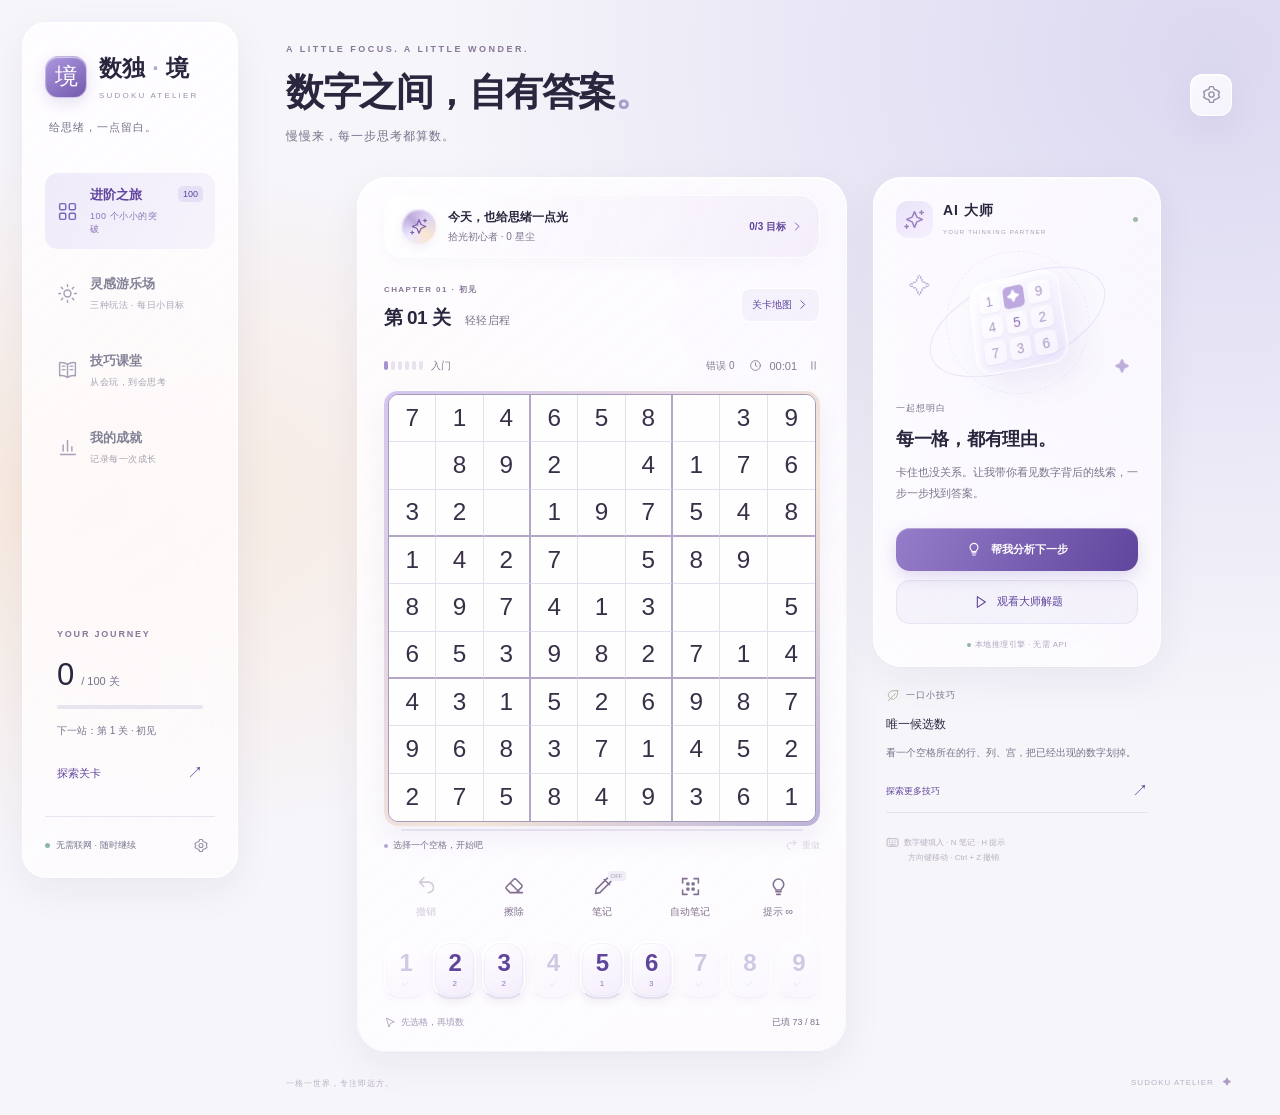
<file: index.html>
<!doctype html>
<html lang="zh-CN">
<head>
  <meta charset="utf-8">
  <meta name="viewport" content="width=device-width, initial-scale=1, viewport-fit=cover">
  <meta name="theme-color" content="#f6f5fa">
  <meta name="description" content="数独·境，一百关从入门到大师的数独之旅。逐步提示、AI 大师、每日挑战，离线也能玩。">
  <title>数独 · 境 3.0 | 100 关思维之旅</title>
  <link rel="icon" href="icon.svg" type="image/svg+xml">
  <link rel="manifest" href="manifest.webmanifest">
  <link rel="stylesheet" href="style.css">
  <link rel="stylesheet" href="experience.css">
  <script defer src="engine.js"></script>
  <script defer src="levels.js"></script>
  <link rel="stylesheet" href="atelier.css">
  <script defer src="motion.js"></script>
  <script defer src="app.js"></script>
</head>
<body>
  <div class="ambient ambient-one"></div><div class="ambient ambient-two"></div>
  <div class="app-shell">
    <aside class="sidebar glass">
      <a class="brand" href="#" aria-label="数独境 首页"><span class="brand-mark">境</span><span>数独<span class="brand-dot"> · </span>境<small>SUDOKU ATELIER</small></span></a>
      <div class="sidebar-intro">给思绪，一点留白。</div>
      <nav class="desktop-nav" aria-label="主导航">
        <button class="nav-item active" data-nav="journey"><i data-icon="grid"></i><span>进阶之旅<small>100 个小小的突破</small></span><b>100</b></button>
        <button class="nav-item" data-nav="daily"><i data-icon="sun"></i><span>灵感游乐场<small>三种玩法 · 每日小目标</small></span></button>
        <button class="nav-item" data-nav="learn"><i data-icon="book"></i><span>技巧课堂<small>从会玩，到会思考</small></span></button>
        <button class="nav-item" data-nav="stats"><i data-icon="chart"></i><span>我的成就<small>记录每一次成长</small></span></button>
      </nav>
      <div class="journey-card"><span class="eyebrow">YOUR JOURNEY</span><div class="journey-count"><strong id="side-completed">0</strong><span>/ 100 关</span></div><div class="progress-track"><div id="side-progress"></div></div><p id="side-message">从第一格，走向更远的地方。</p><button class="text-button" data-action="levels">探索关卡 <span>↗</span></button></div>
      <div class="sidebar-bottom"><span class="online-dot"></span>无需联网 · 随时继续<button class="icon-button" data-action="settings" aria-label="设置"><i data-icon="settings"></i></button></div>
    </aside>
    <main class="main">
      <header class="page-header"><div><div class="eyebrow">A LITTLE FOCUS. A LITTLE WONDER.</div><h1>数字之间，自有答案<span>。</span></h1><p>慢慢来，每一步思考都算数。</p></div><button class="header-settings icon-button glass" data-action="settings" aria-label="游戏设置"><i data-icon="settings"></i></button></header>
      <header class="mobile-header"><a class="brand" href="#"><span class="brand-mark">境</span><span>数独 · 境</span></a><div><button class="icon-button" data-action="help" aria-label="玩法说明"><i data-icon="help"></i></button><button class="icon-button" data-action="settings" aria-label="游戏设置"><i data-icon="settings"></i></button></div></header>
      <div class="play-layout">
        <section class="game-card glass" aria-label="数独游戏">
          <button class="inspiration-bar" id="inspiration-bar" data-action="challenges"><span class="inspiration-orb"><i data-icon="sparkles"></i></span><span><strong id="inspiration-title">今天，也给思绪一点光</strong><small id="inspiration-copy">探索三种新玩法</small></span><b id="inspiration-progress">0/3 目标</b></button><div id="focus-ribbon" class="focus-ribbon" hidden><span id="focus-label"></span><b id="focus-value"></b><button data-action="challenges">切换</button></div>
          <div class="level-heading"><div><span class="eyebrow" id="chapter-label">CHAPTER 01 · 初见</span><h2 id="level-title">第 01 关 <span>轻轻启程</span></h2></div><button class="level-switch" data-action="levels">关卡地图 <i data-icon="chevron"></i></button></div>
          <div class="game-meta"><span class="difficulty"><span id="difficulty-dots"></span><span id="difficulty-label">入门</span></span><div class="meta-actions"><span id="mistakes" title="累计错误，不限制尝试次数">错误 0</span><button class="timer-button" data-action="pause" aria-label="暂停游戏"><i data-icon="clock"></i><span id="timer">00:00</span><i data-icon="pause"></i></button></div></div>
          <div class="board-wrap"><div id="board" class="board" role="grid" aria-label="9乘9数独棋盘"></div><div class="board-progress"><span id="board-progress-fill"></span></div><div class="pause-cover" id="pause-cover" hidden><span class="pause-orbit"><i data-icon="moon"></i></span><h3>给大脑放个小假</h3><p>棋盘和时间，都在这里等你。</p><button class="primary" data-action="resume"><i data-icon="play"></i>继续游戏</button></div></div>
          <div class="board-caption"><span id="board-status"><span class="status-dot"></span>选择一个空格，开始吧</span><span id="combo-pill" class="streak-pill" hidden></span><button class="tiny-button" data-action="redo" id="redo-button" aria-label="重做"><i data-icon="redo"></i>重做</button></div>
          <div class="tool-row">
            <button class="tool" data-action="undo" id="undo-button"><i data-icon="undo"></i><span>撤销</span></button>
            <button class="tool" data-action="erase"><i data-icon="erase"></i><span>擦除</span></button>
            <button class="tool" data-action="notes" id="notes-button" aria-pressed="false"><span class="tool-icon"><i data-icon="pencil"></i><b id="note-badge">OFF</b></span><span>笔记</span></button>
            <button class="tool desktop-auto" data-action="auto-notes"><i data-icon="scan"></i><span>自动笔记</span></button>
            <button class="tool hint-tool" data-action="hint"><i data-icon="bulb"></i><span>提示 <small>∞</small></span></button>
            <button class="tool mobile-more" data-action="tools"><i data-icon="sliders"></i><span>工具</span></button>
          </div>
          <div class="number-pad" id="number-pad" aria-label="数字键盘"></div>
          <div class="input-footer"><button data-action="input-mode" id="input-mode"><i data-icon="pointer"></i>先选格，再填数</button><span id="filled-count">已填 56 / 81</span></div>
          <button class="mobile-ai" data-action="ai"><span class="ai-mini"><i data-icon="sparkles"></i></span><span>AI 大师<small id="mobile-ai-status">换个视角，找到下一步</small></span><i data-icon="chevron"></i></button>
        </section>
        <aside class="right-rail">
          <section class="master-card glass"><div class="card-heading"><span class="ai-avatar"><i data-icon="sparkles"></i></span><div><h3>AI 大师</h3><span class="small-caps">YOUR THINKING PARTNER</span></div><span class="ai-online"></span></div><div class="master-art" aria-hidden="true"><div class="art-orbit orbit-a"></div><div class="art-orbit orbit-b"></div><div class="art-cube"><span>1</span><span>✦</span><span>9</span><span>4</span><span>5</span><span>2</span><span>7</span><span>3</span><span>6</span></div><span class="art-star star-a">✧</span><span class="art-star star-b">✦</span></div><div class="master-copy"><span class="tiny-label">一起想明白</span><h3 id="ai-title">每一格，都有理由。</h3><p id="ai-reason">卡住也没关系。让我带你看见数字背后的线索，一步一步找到答案。</p></div><button class="primary" data-action="hint"><i data-icon="bulb"></i>帮我分析下一步</button><button class="secondary" data-action="ai"><i data-icon="play"></i>观看大师解题</button><div class="master-footnote"><span class="status-dot"></span>本地推理引擎 · 无需 API</div></section>
          <section class="tip-card"><span class="tiny-label"><i data-icon="leaf"></i>一口小技巧</span><h4 id="tip-title">先从“最满”的地方开始</h4><p id="tip-copy">已知数字越多的行、列或九宫格，往往越容易找到突破口。</p><button class="text-button" data-nav="learn">探索更多技巧 <span>↗</span></button></section>
          <div class="keyboard-note"><i data-icon="keyboard"></i>数字键填入 · N 笔记 · H 提示<br><span>方向键移动 · Ctrl + Z 撤销</span></div>
        </aside>
      </div>
      <footer class="page-footer"><span>一格一世界，专注即远方。</span><span>SUDOKU ATELIER <b>✦</b></span></footer>
    </main>
  </div>
  <nav class="mobile-nav glass" aria-label="手机导航"><span id="nav-lens" class="nav-lens" aria-hidden="true"></span><button class="active" data-nav="play"><i data-icon="grid"></i><span>棋盘</span></button><button data-nav="journey"><i data-icon="compass"></i><span>旅程</span></button><button class="nav-master" data-nav="ai"><i data-icon="sparkles"></i><span>AI 大师</span></button><button data-nav="learn"><i data-icon="book"></i><span>学堂</span></button><button data-nav="profile"><i data-icon="user"></i><span>我的</span></button></nav>
  <dialog id="modal" aria-labelledby="modal-title"><div class="sheet-handle" id="sheet-handle" aria-hidden="true"><span></span></div><div class="modal-header"><button class="icon-button sheet-back" id="panel-back" data-action="back" aria-label="返回上一级" hidden><i data-icon="back"></i></button><div class="sheet-titles"><span class="eyebrow" id="modal-eyebrow"></span><h2 id="modal-title"></h2></div><button class="icon-button" data-action="close" aria-label="收起全部面板"><i data-icon="close"></i></button></div><div class="panel-trail" id="panel-trail" hidden></div><div id="modal-content"></div></dialog>
  <div id="toast" role="status" aria-live="polite"></div><div id="celebration" aria-hidden="true"></div>
  <input type="file" id="import-file" accept=".json,application/json" hidden>
</body>
</html>
</file>
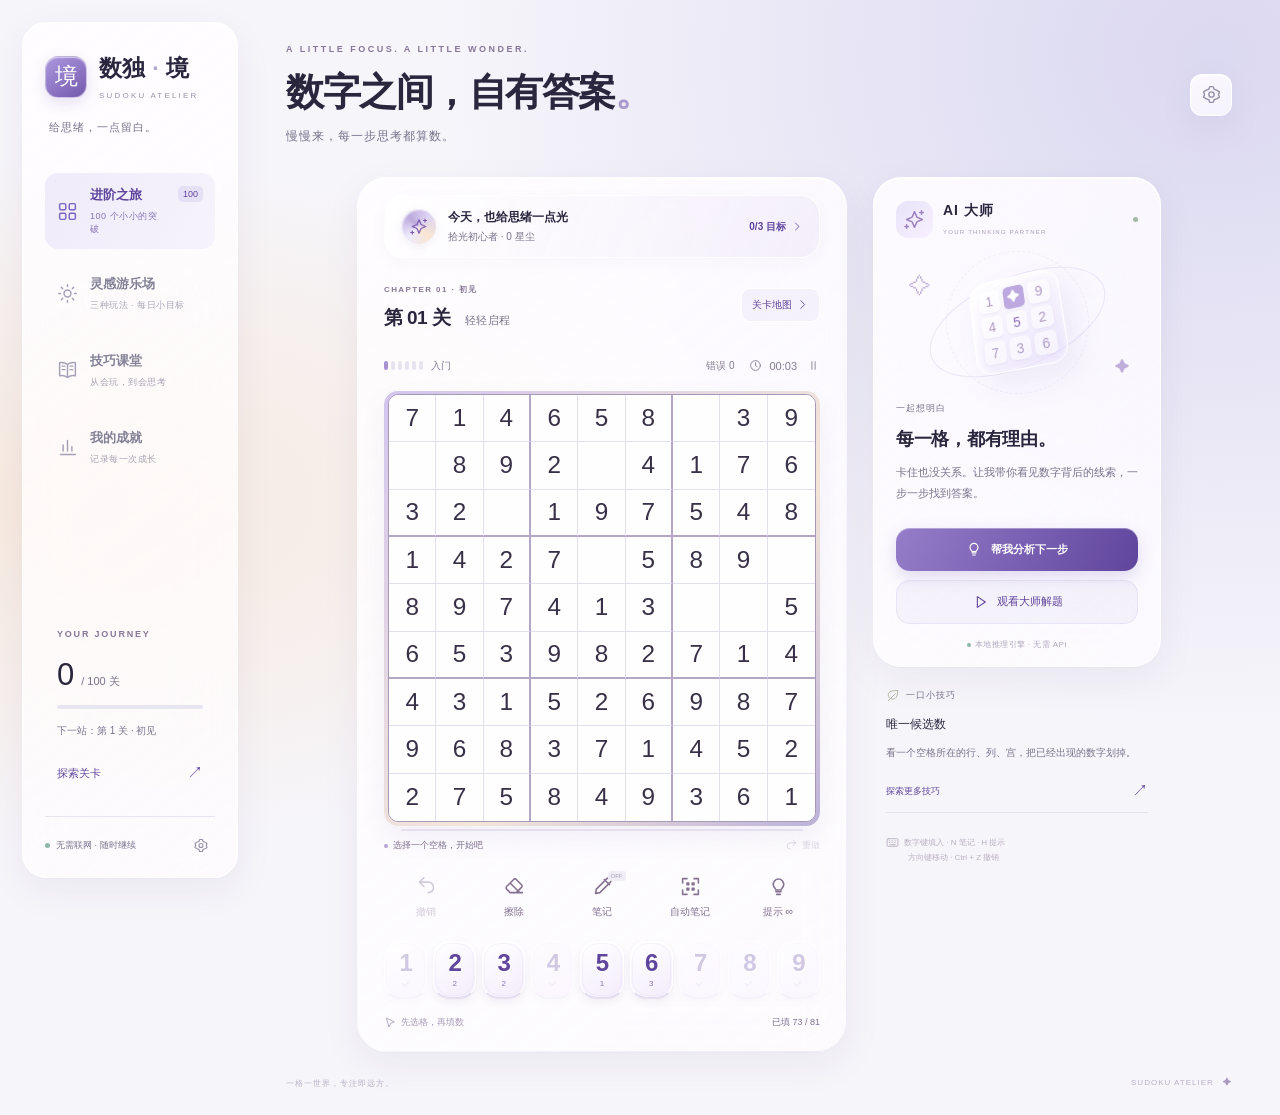
<file: standalone.html>
<!doctype html>
<html lang="zh-CN">
<head>
  <meta charset="utf-8">
  <meta name="viewport" content="width=device-width, initial-scale=1, viewport-fit=cover">
  <meta name="theme-color" content="#f6f5fa">
  <meta name="description" content="数独·境，一百关从入门到大师的数独之旅。逐步提示、AI 大师、每日挑战，离线也能玩。">
  <title>数独 · 境 3.0 | 100 关思维之旅</title>
  <style>@charset "UTF-8";
:root{--bg:#f6f5fa;--ink:#292d47;--muted:#9292a7;--purple:#8271c8;--purple-dark:#705bb7;--lavender:#eee9fb;--line:#e7e5ef;--glass:rgba(255,255,255,.74);--cell:#fff;--selected:#ded4f7;--peer:#f6f3fc;--same:#e9e2f9;--error:#c95972;--error-bg:#fff0f2;--green:#7ba99c;--shadow:0 14px 50px rgba(74,60,118,.055);color-scheme:light;font-family:"Segoe UI","Microsoft YaHei",sans-serif}
*{box-sizing:border-box}body{margin:0;background:var(--bg);color:var(--ink);min-height:100dvh;-webkit-tap-highlight-color:transparent}button,a{touch-action:manipulation}button,input,select{font:inherit}button{border:0;cursor:pointer;color:inherit;background:none}button:disabled{cursor:default;opacity:.35}button:focus-visible,a:focus-visible,input:focus-visible,select:focus-visible{outline:3px solid #a192d7;outline-offset:3px}a{color:inherit;text-decoration:none}h1,h2,h3,h4,p{margin:0}svg{width:21px;height:21px;display:block;fill:none;stroke:currentColor;stroke-width:1.65;stroke-linecap:round;stroke-linejoin:round}i{display:inline-flex;align-items:center;justify-content:center;font-style:normal;flex-shrink:0}[hidden]{display:none!important}.ambient{position:fixed;z-index:-1;pointer-events:none;filter:blur(80px);border-radius:50%}.ambient-one{width:45vw;height:50vh;background:#e8e4fa80;top:-18vh;right:-5vw}.ambient-two{width:35vw;height:50vh;background:#f0e6dc60;bottom:-20vh;left:10vw}.glass{background:var(--glass);border:1px solid #ffffffba;box-shadow:var(--shadow);backdrop-filter:blur(24px)}.app-shell{max-width:1500px;min-height:100dvh;margin:auto;display:grid;grid-template-columns:238px 1fr;gap:0}.sidebar{margin:22px 0 22px 22px;padding:30px 22px 18px;border-radius:24px;position:sticky;top:22px;height:calc(100dvh - 44px);min-height:650px;display:flex;flex-direction:column}.brand{display:flex;align-items:center;gap:12px;font-size:23px;font-weight:650;letter-spacing:2px}.brand-mark{width:42px;height:42px;border-radius:13px;background:linear-gradient(145deg,#9585d8,#7d70ba);color:white;display:grid;place-items:center;font-weight:400;font-size:23px;box-shadow:0 5px 15px #8271c833;letter-spacing:0}.brand-dot{color:#b2a9d1}.brand small{font-size:8px;letter-spacing:2px;display:block;color:#9a93ab;margin-top:7px;font-weight:500}.sidebar-intro{font-size:11px;color:var(--muted);margin:20px 0 38px 4px;letter-spacing:1px}.desktop-nav{display:grid;gap:12px}.nav-item{display:flex;gap:12px;align-items:center;text-align:left;min-height:65px;padding:13px 12px;border-radius:13px;color:#828196;transition:background .2s}.nav-item>i{color:#a5a0b6}.nav-item span{font-size:13px;font-weight:600}.nav-item small{display:block;font-size:9px;margin-top:6px;font-weight:400;letter-spacing:.5px;opacity:.72}.nav-item b{margin-left:auto;font-size:9px;font-weight:500;align-self:flex-start;background:#e6e0f6;padding:3px 5px;border-radius:5px}.nav-item.active{background:linear-gradient(115deg,#efebfa,#f6f3fc);color:var(--purple-dark)}.nav-item.active>i{color:var(--purple)}.nav-item:hover{background:var(--peer)}.journey-card{margin-top:auto;padding:24px 12px 22px}.eyebrow{font-size:9px;letter-spacing:2px;color:#9e94b4;font-weight:600}.journey-count{display:flex;align-items:baseline;gap:7px;margin:16px 0 12px}.journey-count strong{font-size:31px;font-weight:500}.journey-count span{font-size:11px;color:var(--muted)}.progress-track{height:4px;background:var(--line);border-radius:9px;overflow:hidden}.progress-track>div{height:100%;background:#a996dc;width:0;transition:width .5s}.journey-card p{font-size:10px;color:var(--muted);line-height:1.8;margin:13px 0}.text-button{display:flex;align-items:center;justify-content:space-between;width:100%;font-size:11px;color:var(--purple-dark);padding:10px 0}.text-button span{font-size:16px}.sidebar-bottom{display:flex;align-items:center;gap:6px;font-size:9px;color:var(--muted);padding-top:14px;border-top:1px solid var(--line)}.sidebar-bottom .icon-button{margin-left:auto;width:28px;height:28px}.sidebar-bottom svg{width:16px}.online-dot,.status-dot,.ai-online{display:inline-block;width:5px;height:5px;border-radius:50%;background:#8bb7a7}.main{padding:44px 48px 0;max-width:1180px;width:100%}.page-header{display:flex;align-items:center;justify-content:space-between;margin-bottom:32px}.page-header .eyebrow{font-size:9px;letter-spacing:2.5px}.page-header h1{font-size:27px;letter-spacing:2px;font-weight:550;margin:13px 0 10px}.page-header h1 span{color:#aa9ccb}.page-header p{font-size:11px;color:var(--muted);letter-spacing:1px}.icon-button{width:42px;height:42px;border-radius:12px;display:inline-flex;align-items:center;justify-content:center;color:#9691a7}.icon-button:hover{background:var(--lavender)}.play-layout{display:grid;grid-template-columns:minmax(340px,490px) minmax(235px,288px);gap:26px;align-items:start;justify-content:center}.game-card{border-radius:23px;padding:25px 26px 17px;min-width:0}.level-heading{display:flex;align-items:center;justify-content:space-between;gap:8px}.level-heading .eyebrow{font-size:8px;letter-spacing:1.4px}.level-heading h2{font-size:19px;font-weight:600;margin-top:9px;letter-spacing:1px}.level-heading h2 span{font-size:11px;color:#a09aaa;font-weight:400;letter-spacing:.5px;margin-left:10px}.level-switch{display:flex;align-items:center;gap:4px;font-size:10px;color:#9990aa;background:#f5f2fa;padding:9px 10px;border-radius:9px;white-space:nowrap}.level-switch svg{width:13px;height:13px}.game-meta{display:flex;align-items:center;justify-content:space-between;margin:24px 0 14px;font-size:10px;color:#9491a6}.difficulty{display:flex;gap:8px;align-items:center}.difficulty>span:first-child{display:flex;gap:3px}.difficulty-dot{width:4px;height:9px;border-radius:3px;background:#e8e3ef}.difficulty-dot.on{background:#a791d1}.meta-actions{display:flex;align-items:center;gap:15px}.timer-button{display:flex;align-items:center;gap:7px;font-variant-numeric:tabular-nums;font-size:11px;padding:4px 0}.timer-button svg{width:13px;height:13px}.timer-button i:last-child{margin-left:3px}.board-wrap{position:relative;width:100%;aspect-ratio:1}.board{display:grid;grid-template-columns:repeat(9,1fr);grid-template-rows:repeat(9,1fr);height:100%;width:100%;border:2px solid #aca3c1;border-radius:8px;overflow:hidden;background:var(--cell);user-select:none}.cell{padding:0;background:var(--cell);border-radius:0;display:flex;justify-content:center;align-items:center;border-right:1px solid #e2deeb;border-bottom:1px solid #e2deeb;font-size:clamp(19px,1.9vw,26px);font-weight:450;font-variant-numeric:tabular-nums;position:relative;transition:background .15s,color .15s;min-width:0;min-height:0}.cell:nth-child(3n){border-right:2px solid #b8afca}.cell:nth-child(9n){border-right:0}.cell:nth-child(n+19):nth-child(-n+27),.cell:nth-child(n+46):nth-child(-n+54){border-bottom:2px solid #b8afca}.cell:nth-child(n+73){border-bottom:0}.cell.peer{background:var(--peer)}.cell.same{background:var(--same);color:#66558f}.cell.user{color:#8a6bbd;font-weight:550}.cell.selected{background:var(--selected);color:#614b92;box-shadow:inset 0 0 0 2px #b2a0d2;z-index:1}.cell.focus-hint{background:#e7f1e8;color:#4c8066}.cell.error{color:var(--error);background:var(--error-bg)}.cell.error::after{content:"";position:absolute;width:4px;height:4px;border-radius:50%;background:var(--error);bottom:3px;right:3px}.cell.pop{animation:cellPop .24s ease-out}.cell:focus-visible{outline:none;box-shadow:inset 0 0 0 3px #9280bb;z-index:2}.cell .notes{width:90%;height:93%;display:grid;grid-template-columns:repeat(3,1fr);grid-template-rows:repeat(3,1fr);font-size:clamp(8px,.74vw,11px);color:#92879f;font-weight:400;align-items:center;justify-items:center}.cell .note-emphasis{color:#6f50ac;font-weight:800}.pause-cover{position:absolute;inset:0;border-radius:8px;backdrop-filter:blur(15px);background:#f6f3faf5;display:flex;align-items:center;justify-content:center;flex-direction:column;z-index:3}.pause-orbit{width:65px;height:65px;display:grid;place-items:center;background:#e8e2f6;border-radius:50%;color:#9480bd;margin-bottom:18px}.pause-orbit svg{width:28px;height:28px}.pause-cover h3{font-size:18px;font-weight:500}.pause-cover p{font-size:11px;color:var(--muted);margin:12px 0 24px}.pause-cover .primary{width:auto;padding:12px 28px}.board-caption{display:flex;justify-content:space-between;align-items:center;min-height:38px;font-size:9px;color:#a09aaa}.board-caption .status-dot{margin-right:5px;width:4px;height:4px;background:#b6a7d3}.tiny-button{display:flex;align-items:center;gap:4px;font-size:9px;color:#9c92ab;padding:8px 0 8px 8px}.tiny-button svg{width:13px;height:13px}.tool-row{display:grid;grid-template-columns:repeat(5,1fr);gap:4px;padding:3px 0 13px}.tool{display:flex;flex-direction:column;align-items:center;gap:8px;font-size:10px;color:#8f859e;border-radius:10px;padding:9px 0;min-height:58px;transition:background .15s,transform .15s}.tool:active{transform:scale(.92)}.tool:hover{background:var(--peer)}.tool.active{background:var(--lavender);color:var(--purple-dark)}.tool-icon{position:relative;display:flex}.tool-icon b{position:absolute;top:-5px;left:16px;font-size:6px;font-weight:500;background:#f0edf6;padding:2px 3px;border-radius:3px;color:#a79bb4}.tool.active b{background:var(--purple);color:white}.hint-tool{color:#9c83ba}.hint-tool small{font-size:11px}.number-pad{display:grid;grid-template-columns:repeat(9,1fr);gap:6px}.number-key{height:57px;background:linear-gradient(160deg,#f6f2fc,#ede8f7);border:1px solid #eae4f3;border-radius:10px;display:flex;flex-direction:column;align-items:center;justify-content:center;gap:4px;color:#8b71b6;transition:transform .12s,background .2s}.number-key strong{font-size:24px;font-weight:450;line-height:1}.number-key small{font-size:8px;color:#b0a0c4}.number-key:active{transform:translateY(2px) scale(.95)}.number-key.active{background:#8b74bc;color:white}.number-key.active small{color:#e4dcef}.number-key.complete{opacity:.4}.input-footer{display:flex;align-items:center;justify-content:space-between;font-size:9px;color:#ada5b5;margin-top:13px;min-height:23px}.input-footer button{display:flex;gap:5px;align-items:center;color:#a89cb6;font-size:9px;padding:5px 0}.input-footer svg{height:12px;width:12px}.right-rail{display:flex;flex-direction:column;gap:22px}.master-card{padding:23px 22px 16px;border-radius:22px;overflow:hidden}.card-heading{display:flex;align-items:center;gap:10px}.ai-avatar{width:37px;height:37px;background:linear-gradient(140deg,#e9e3f9,#f7f0ff);color:#9b82be;display:grid;place-items:center;border-radius:12px}.card-heading h3{font-size:14px;letter-spacing:1px;font-weight:600}.small-caps{font-size:6px;color:#a79ab4;letter-spacing:1.25px}.ai-online{margin-left:auto;background:#a2b9a5}.master-art{height:152px;position:relative;display:grid;place-items:center;margin:8px -12px 4px;perspective:600px}.art-cube{width:96px;height:96px;display:grid;grid-template-columns:repeat(3,1fr);gap:4px;transform:rotate(-12deg) rotateY(-16deg) rotateX(15deg);padding:9px;background:linear-gradient(150deg,#ffffffcf,#dacdf880);border:1px solid #fff;border-radius:18px;box-shadow:10px 15px 28px #8b6fb71a,inset 2px 2px 10px #fff;color:#ac99c3;animation:float 7s ease-in-out infinite}.art-cube span{display:grid;place-items:center;font-size:14px;background:#fff8;border-radius:5px;box-shadow:0 1px 2px #9179b41a}.art-cube span:nth-child(2){background:#bda9df;color:white}.art-cube span:nth-child(5){color:#8c6ab7}.art-orbit{position:absolute;border:1px solid #d6c9ec70;border-radius:50%;width:187px;height:90px;transform:rotate(-23deg)}.orbit-b{width:143px;height:143px;border-style:dashed;transform:rotate(12deg);opacity:.6}.art-star{position:absolute;color:#bfaed9;font-size:22px}.star-a{left:25px;top:28px}.star-b{right:20px;bottom:23px;font-size:15px}.tiny-label{font-size:9px;color:#a89aba;letter-spacing:1px;display:flex;align-items:center;gap:6px}.master-copy h3{font-size:18px;font-weight:500;margin:12px 0 11px;letter-spacing:.5px}.master-copy p{font-size:11px;color:#9690a3;line-height:1.95;margin-bottom:23px;display:-webkit-box;-webkit-line-clamp:4;-webkit-box-orient:vertical;overflow:hidden}.primary,.secondary{display:flex;align-items:center;justify-content:center;gap:9px;padding:13px 14px;border-radius:11px;width:100%;font-size:11px;transition:background .2s,transform .15s;min-height:43px}.primary{background:linear-gradient(115deg,#9b83c8,#8570b8);color:#fff;box-shadow:0 5px 15px #8e76bb17}.primary:hover{background:var(--purple-dark)}.primary:active,.secondary:active{transform:scale(.98)}.primary svg,.secondary svg{width:16px;height:16px}.secondary{background:#f5f1fa;color:#9a88b2;margin-top:9px;border:1px solid #eee7f5}.secondary:hover{background:var(--lavender)}.master-footnote{text-align:center;font-size:8px;color:#b1a6bd;margin-top:15px;letter-spacing:.4px}.master-footnote .status-dot{width:4px;height:4px;margin-right:4px}.tip-card{padding:0 13px}.tip-card svg{width:14px;height:14px;color:#b4b8a0}.tip-card h4{font-size:12px;font-weight:500;margin:13px 0 10px}.tip-card p{font-size:10px;color:#a39aaa;line-height:1.9}.tip-card .text-button{font-size:9px;margin-top:9px;border-bottom:1px solid #e8e2ed}.keyboard-note{font-size:8px;line-height:1.9;color:#b9b0c1;padding-left:13px}.keyboard-note>i{vertical-align:middle;margin-right:5px}.keyboard-note svg{width:13px;height:13px}.keyboard-note>span{margin-left:22px}.page-footer{display:flex;justify-content:space-between;font-size:8px;color:#bab1c6;letter-spacing:1px;margin:26px 0}.page-footer b{margin-left:6px;color:#ac9bc1}.mobile-header,.mobile-ai,.mobile-nav{display:none}
dialog{border:1px solid #ffffffc7;border-radius:24px;padding:25px;width:min(570px,calc(100vw - 30px));max-height:85dvh;overflow:auto;background:#fbfaff;color:var(--ink);box-shadow:0 30px 110px #3a254838;overscroll-behavior:contain}dialog::backdrop{background:#30243f35;backdrop-filter:blur(7px)}.modal-header{display:flex;justify-content:space-between;align-items:center;gap:10px;margin-bottom:23px}.modal-header h2{font-size:22px;font-weight:550;margin-top:8px}.modal-header .icon-button{flex-shrink:0}.modal-description{font-size:12px;color:#91859f;line-height:1.9;margin-bottom:18px}.chapter-tabs{display:grid;grid-template-columns:repeat(5,1fr);gap:7px;margin-bottom:18px}.chapter-tab{font-size:10px;border-radius:10px;padding:10px 2px;background:#f0ebf7;color:#9c8bad}.chapter-tab.active{background:#927cbd;color:white}.chapter-tab small{display:block;font-size:8px;margin-top:4px;opacity:.75}.chapter-summary{display:flex;justify-content:space-between;align-items:center;margin:20px 0 13px}.chapter-summary h3{font-size:15px;font-weight:500}.chapter-summary span{font-size:10px;color:var(--muted)}.level-grid{display:grid;grid-template-columns:repeat(5,1fr);gap:10px}.level-tile{aspect-ratio:1;background:#f1ecf8;border-radius:14px;display:flex;flex-direction:column;align-items:center;justify-content:center;gap:6px;border:1px solid transparent}.level-tile strong{font-size:22px;font-weight:450}.level-tile small{font-size:9px;color:#b59dcc;letter-spacing:2px}.level-tile.locked{background:#f5f3f8;color:#bbb4c6}.level-tile.locked small{font-size:8px;letter-spacing:0;color:#aaa0b6}.level-tile.current{background:#e5dbf5;border-color:#b7a2d4;color:#765795}.level-tile.done{background:#edf3ed;color:#748e78}.level-tile.done small{color:#b7a56b}.level-tile svg{width:13px;height:13px}.chapter-description{font-size:11px;color:#95869e;line-height:1.9;padding:16px 0}.modal-actions{display:flex;gap:10px;margin-top:20px}.modal-actions .secondary{margin-top:0}.hint-tag{display:inline-flex;align-items:center;gap:7px;font-size:10px;color:#8c74ac;background:#eee7f7;padding:8px 12px;border-radius:8px}.hint-reason{white-space:pre-line;font-size:13px;line-height:2;color:#776b87;margin:18px 0;max-height:40vh;overflow:auto}.hint-answer{display:flex;align-items:center;justify-content:center;gap:20px;background:#f3edf9;border-radius:15px;padding:20px;font-size:12px;color:#9b89ad}.hint-answer strong{font-size:35px;color:#8c70b3;font-weight:500}.setting-row{display:flex;align-items:center;justify-content:space-between;gap:20px;padding:17px 0;border-bottom:1px solid var(--line)}.setting-row label{font-size:13px}.setting-row small{display:block;font-size:10px;color:#a195ac;line-height:1.7;margin-top:5px}.switch{appearance:none;width:38px;height:23px;border-radius:20px;background:#dfd9e8;position:relative;cursor:pointer;flex-shrink:0}.switch:before{content:"";position:absolute;top:3px;left:3px;width:17px;height:17px;border-radius:50%;background:#fff;transition:transform .2s}.switch:checked{background:#9780bc}.switch:checked:before{transform:translateX(15px)}select{max-width:150px;border:1px solid #ded5ea;color:#8b73a6;background:#f6f1fa;border-radius:8px;padding:8px;font-size:11px}.section-label{font-size:11px;color:#aa98b9;margin:22px 0 8px;letter-spacing:1px}.settings-buttons{display:grid;grid-template-columns:1fr 1fr;gap:10px}.settings-buttons .secondary{margin:0}.danger-link{font-size:11px;color:#bd7990;padding:15px 0;margin-top:8px}.lesson{padding:15px;background:#f5f1fa;border-radius:13px;margin:10px 0}.lesson summary{font-size:13px;cursor:pointer;list-style:none;display:flex;gap:12px;align-items:center}.lesson summary span{font-size:10px;width:26px;height:26px;background:#e8def3;color:#9a78b7;border-radius:8px;display:grid;place-items:center}.lesson summary b{font-weight:500}.lesson summary small{margin-left:auto;font-size:9px;color:#a992bb}.lesson p{font-size:12px;line-height:1.9;color:#94849e;margin-top:13px}.rule-cards{display:grid;grid-template-columns:repeat(3,1fr);gap:9px}.rule-card{padding:16px 8px;border-radius:12px;background:#f1eaf8;text-align:center}.rule-card strong{font-size:18px;font-weight:450;color:#9c7dbc}.rule-card p{font-size:10px;line-height:1.8;color:#ac96ba;margin-top:6px}.stats-grid{display:grid;grid-template-columns:repeat(3,1fr);gap:10px}.stat-box{background:#f2edf8;border-radius:14px;padding:18px 6px;text-align:center}.stat-box strong{display:block;font-size:24px;font-weight:450;color:#9272b5}.stat-box span{display:block;font-size:10px;color:#a594b2;margin-top:8px}.achievement{display:flex;align-items:center;gap:13px;padding:14px 0;border-bottom:1px solid var(--line);opacity:.45}.achievement.earned{opacity:1}.achievement .medal{width:37px;height:37px;display:grid;place-items:center;border-radius:11px;background:#efe6d3;color:#af9567}.achievement h4{font-size:12px;font-weight:550}.achievement p{font-size:10px;color:#a394ad;margin-top:5px}.achievement>span:last-child{margin-left:auto;font-size:9px;color:#aa96b8}.win-content{text-align:center}.win-mark{margin:12px auto 20px;width:86px;height:86px;display:grid;place-items:center;border-radius:50%;background:linear-gradient(140deg,#ece2fa,#f9ecda);color:#b29560;font-size:36px}.win-stars{font-size:33px;letter-spacing:10px;color:#c2aa75;margin:15px 0}.win-content h3{font-size:23px;font-weight:500}.win-content>p{font-size:12px;color:#9d8ca7;margin:12px 0 22px;line-height:1.9}.ai-controls{display:flex;gap:10px;align-items:center;margin:20px 0}.ai-controls .primary{flex:1}.ai-controls select{width:95px}.ai-live{background:#f1ebf8;border-radius:13px;padding:17px;font-size:12px;color:#957bad;line-height:1.9}.ai-live strong{display:block;margin-bottom:8px;font-weight:600}.ai-live p{max-height:32vh;overflow:auto;white-space:pre-line;color:#9c8ba8}.demo-ribbon{color:#a88554!important}.storage-note{font-size:10px;line-height:1.8;color:#ab9ab7;margin-top:15px}.daily-hero{padding:24px;text-align:center;background:linear-gradient(140deg,#f2e9d7,#eee5f8);border-radius:18px;margin-bottom:20px}.daily-hero i{color:#b49b6c}.daily-hero svg{width:36px;height:36px}.daily-hero h3{margin:15px 0 8px;font-size:24px;font-weight:450}.daily-hero p{font-size:11px;color:#aa91a5}.empty-state{font-size:12px;color:#b1a1bb;text-align:center;padding:26px}.record-row{display:flex;align-items:center;justify-content:space-between;padding:13px 2px;border-bottom:1px solid var(--line);font-size:12px;color:#9982ac}.record-row small{font-size:10px;color:#b69ac7}.resume-note{font-size:10px;color:#ac9db6;margin-top:12px;line-height:1.8;text-align:center}#toast{position:fixed;bottom:32px;left:50%;transform:translate(-50%,12px);border-radius:12px;max-width:90vw;padding:13px 22px;background:#62526fe8;backdrop-filter:blur(10px);color:white;font-size:12px;box-shadow:0 10px 30px #54436720;opacity:0;pointer-events:none;z-index:100;transition:opacity .2s,transform .2s;text-align:center}#toast.visible{opacity:1;transform:translate(-50%,0)}#celebration{position:fixed;inset:0;pointer-events:none;z-index:200;overflow:hidden}.confetti{position:absolute;top:-20px;width:7px;height:13px;border-radius:2px;animation:fall 2.3s ease-in forwards}.board.breathe{animation:boardGlow .8s}.mobile-ai small{display:block}.muted{color:#aea0b8;font-size:11px;line-height:1.8}
.ai-preview{display:grid;grid-template-columns:repeat(9,1fr);width:min(230px,60vw);aspect-ratio:1;margin:0 auto 18px;border:2px solid #baabcb;border-radius:6px;overflow:hidden}.ai-preview span{display:grid;place-items:center;font-size:16px;border-right:1px solid #e3dceb;border-bottom:1px solid #e3dceb;background:var(--cell)}.ai-preview span:nth-child(3n){border-right:2px solid #baabcb}.ai-preview span:nth-child(9n){border-right:0}.ai-preview span:nth-child(n+19):nth-child(-n+27),.ai-preview span:nth-child(n+46):nth-child(-n+54){border-bottom:2px solid #baabcb}.ai-preview span.user{color:#b090cb}.ai-preview span.selected{background:#e8dcf6;color:#8863a4}.ai-preview span:nth-child(n+73){border-bottom:0}
@keyframes float{0%,100%{transform:translateY(0) rotate(-12deg) rotateY(-16deg) rotateX(15deg)}50%{transform:translateY(-7px) rotate(-8deg) rotateY(-16deg) rotateX(15deg)}}@keyframes cellPop{0%{font-size:15px}70%{font-size:28px}100%{font-size:inherit}}@keyframes fall{to{transform:translateY(105vh) rotate(600deg);opacity:.3}}@keyframes boardGlow{50%{box-shadow:0 0 25px #b8a2d860}}
@media(min-width:1400px){.main{padding-top:58px;padding-left:62px;padding-right:62px}.page-header{margin-bottom:37px}.play-layout{gap:32px}.game-card{padding:28px 29px 20px}}
@media(max-width:1150px){.app-shell{grid-template-columns:210px 1fr}.sidebar{margin-left:15px;padding:25px 15px}.main{padding:35px 28px 0}.play-layout{gap:20px;grid-template-columns:minmax(310px,450px) minmax(210px,260px)}.game-card{padding:22px 20px 15px}.master-card{padding:20px 17px 15px}.brand{font-size:21px}.nav-item{gap:9px;padding-left:9px}.nav-item span{font-size:12px}.level-heading h2 span{display:none}}
@media(max-width:980px){.app-shell{grid-template-columns:185px 1fr}.sidebar{padding:25px 12px}.main{padding:35px 25px 0}.play-layout{grid-template-columns:minmax(310px,440px)}.right-rail{display:none}.game-card{padding:24px}.mobile-ai{display:flex;align-items:center;gap:11px;width:100%;border-top:1px solid var(--line);margin-top:11px;padding:16px 0 0;text-align:left;font-size:12px;color:#9d80b9}.mobile-ai .ai-mini{width:31px;height:31px;border-radius:10px;background:#efe7f9;display:grid;place-items:center}.mobile-ai>span:nth-child(2){flex:1}.mobile-ai small{font-size:9px;color:#b2a0c0;margin-top:4px}.mobile-ai>i svg{width:15px;height:15px}.page-header h1{font-size:24px}.cell{font-size:25px}.cell .notes{font-size:10px}.nav-item small{font-size:8px}.brand{font-size:19px;gap:8px}.brand small{font-size:6px}.sidebar-intro{font-size:10px}.sidebar-bottom{font-size:8px;gap:3px}.nav-item b{display:none}.page-footer{max-width:440px;margin:22px auto}}
@media(max-width:680px){.app-shell{display:block}.sidebar,.page-header,.page-footer{display:none}.main{padding:0 16px 95px;max-width:470px;margin:auto}.mobile-header{display:flex;align-items:center;justify-content:space-between;padding:calc(18px + env(safe-area-inset-top)) 4px 21px}.mobile-header .brand{font-size:18px;letter-spacing:1.5px}.mobile-header .brand-mark{width:32px;height:32px;font-size:18px;border-radius:10px}.mobile-header .icon-button{width:33px;height:33px}.mobile-header svg{width:19px;height:19px}.mobile-header>div{display:flex;gap:7px}.play-layout{display:block}.game-card{border-radius:20px;padding:20px 15px 13px}.level-heading .eyebrow{font-size:7px;letter-spacing:1.4px}.level-heading h2{font-size:19px;margin-top:7px}.level-heading h2 span{display:inline;font-size:10px;margin-left:8px}.level-switch{padding:8px;font-size:9px}.game-meta{margin:19px 0 11px;font-size:9px}.meta-actions{gap:12px}.timer-button{font-size:10px;gap:6px}.difficulty{gap:6px}.difficulty-dot{height:8px;width:3px}.cell{font-size:24px}.cell .notes{font-size:9px}.board-caption{min-height:34px;font-size:8px}.tiny-button{font-size:8px}.tool-row{padding:0 0 11px;gap:2px}.tool{font-size:10px;min-height:57px;gap:8px;padding:8px 0}.tool svg{width:20px;height:20px}.number-pad{gap:4px}.number-key{height:53px;border-radius:8px}.number-key strong{font-size:23px}.number-key small{font-size:7px}.input-footer{margin-top:9px;font-size:8px}.input-footer button{font-size:8px}.mobile-ai{margin-top:9px;padding-top:12px;font-size:11px}.mobile-ai small{font-size:8px}.mobile-ai .ai-mini{width:29px;height:29px}.mobile-ai svg{width:18px;height:18px}.mobile-nav{position:fixed;bottom:0;left:0;right:0;padding:9px 18px calc(8px + env(safe-area-inset-bottom));display:grid;grid-template-columns:repeat(4,1fr);z-index:4;border-width:1px 0 0;background:#fbfaffef;gap:15px}.mobile-nav button{display:flex;align-items:center;flex-direction:column;gap:5px;color:#b0a6bf;min-height:43px;font-size:9px}.mobile-nav button.active{color:#9270b9}.mobile-nav svg{width:20px;height:20px}.mobile-nav button.active i{position:relative}.mobile-nav button.active i:before{content:"";position:absolute;inset:-4px -13px;background:#ece4f760;border-radius:8px;z-index:-1}dialog{padding:22px 19px;border-radius:22px;max-height:87dvh;width:calc(100vw - 24px)}.modal-header h2{font-size:21px}.modal-header{margin-bottom:20px}.level-grid{gap:8px}.level-tile{border-radius:11px}.level-tile strong{font-size:19px}.chapter-tabs{gap:5px}.chapter-tab{font-size:9px}.hint-reason{font-size:12px}.modal-actions{gap:8px}.modal-actions button{font-size:11px}#toast{bottom:88px;font-size:11px;min-width:200px}.setting-row{padding:14px 0}.setting-row label{font-size:12px}.setting-row small{font-size:9px}}
@media(max-width:370px){.main{padding-left:10px;padding-right:10px}.game-card{padding-left:12px;padding-right:12px}.level-heading h2 span{display:none}.mobile-header{padding-top:14px;padding-bottom:15px}.number-key{height:48px}.cell{font-size:22px}.cell .notes{font-size:8px}.number-pad{gap:3px}.game-meta{margin-top:16px}.tool{font-size:9px}.tool svg{width:19px;height:19px}}
@media(max-height:740px) and (max-width:680px){.mobile-header{padding-top:12px;padding-bottom:13px}.game-card{padding-top:15px}.game-meta{margin-top:13px}.tool-row{padding-bottom:8px}.tool{min-height:49px;gap:5px;padding:6px 0}.number-key{height:45px}.input-footer{margin-top:6px}.mobile-ai{padding-top:10px;margin-top:7px}}
body[data-theme="night"]{--bg:#211f2b;--ink:#e1d9ed;--muted:#91849f;--purple:#b59bd5;--purple-dark:#b498d4;--lavender:#383044;--line:#44374f;--glass:#2b2636dc;--cell:#2c2736;--selected:#55416a;--peer:#342b40;--same:#443553;--error:#f596ac;--error-bg:#502d3a;--shadow:0 14px 50px #10091733;color-scheme:dark}body[data-theme="night"] .glass{border-color:#ffffff0d}body[data-theme="night"] .ambient{opacity:.1}body[data-theme="night"] .cell{border-color:#46384f}body[data-theme="night"] .cell:nth-child(3n){border-right-color:#70577e}body[data-theme="night"] .cell:nth-child(n+19):nth-child(-n+27),body[data-theme="night"] .cell:nth-child(n+46):nth-child(-n+54){border-bottom-color:#70577e}body[data-theme="night"] .board{border-color:#766087}body[data-theme="night"] .nav-item.active,body[data-theme="night"] .number-key,body[data-theme="night"] .level-switch,body[data-theme="night"] .secondary,body[data-theme="night"] .pause-cover,body[data-theme="night"] .mobile-nav,body[data-theme="night"] dialog{background:#302739}body[data-theme="night"] .number-key{border-color:#4d3c5b}body[data-theme="night"] .level-tile,body[data-theme="night"] .lesson,body[data-theme="night"] .stat-box,body[data-theme="night"] .ai-live,body[data-theme="night"] .hint-answer,body[data-theme="night"] .rule-card{background:#3c2e47}body[data-theme="night"] .cell.user{color:#c3a0ea}body[data-theme="night"] .cell.selected{color:#e4cff9}body[data-theme="night"] .cell.error{color:var(--error)}body[data-theme="night"] .cell.focus-hint{background:#304b42;color:#b8d9c7}body[data-theme="night"] .number-key.active{background:#725887;color:white}
body.high-contrast{--muted:#6b6477;--ink:#252034}body.high-contrast .cell .notes{color:#61526e}body.high-contrast .game-meta,body.high-contrast .board-caption,body.high-contrast .tool,body.high-contrast .input-footer{color:#70627c}body.large-digits .cell{font-size:29px}body.large-digits .cell .notes{font-size:11px}
@media(prefers-reduced-motion:reduce){*,*:before,*:after{animation:none!important;transition:none!important;scroll-behavior:auto!important}}body.reduce-motion *,body.reduce-motion *:before{animation:none!important;transition:none!important}
</style>
  <style>/* Atelier 2.0 — layered mobile navigation, tactile glass and quiet light. */
:root{--accent-rgb:139,109,187;--accent:#8b6dbb;--accent-deep:#73539f;--accent-soft:#eee7f8;--surface-rgb:255,253,255;--frost:.7;--glass-blur:26px;--edge:rgba(255,255,255,.88);--panel-ink:#413450;--panel-muted:#8d809c;--duration:220ms}
body[data-accent="mint"]{--accent-rgb:72,148,133;--accent:#489485;--accent-deep:#307d70;--accent-soft:#e1f2ee;--purple:#489485;--purple-dark:#307d70;--lavender:#e1f2ee;--selected:#c4e6dc;--same:#dceee7;--peer:#f0f8f5}
body[data-accent="peach"]{--accent-rgb:190,127,102;--accent:#be7f66;--accent-deep:#a5654d;--accent-soft:#f9e9e0;--purple:#be7f66;--purple-dark:#a5654d;--lavender:#f9e9e0;--selected:#f0d0bd;--same:#f8e4d8;--peer:#fdf5ef}
body[data-material="clear"]{--frost:.43;--glass-blur:17px;--edge:rgba(255,255,255,.96)}body[data-material="solid"]{--frost:1;--glass-blur:0px}body[data-pace="gentle"]{--duration:320ms}
body{background:radial-gradient(ellipse at 90% 4%,rgba(var(--accent-rgb),.12),transparent 46%),radial-gradient(ellipse at 0% 70%,#efdec133,transparent 48%),#f6f5fa}
.glass{background:linear-gradient(145deg,rgba(var(--surface-rgb),var(--frost)),rgba(var(--surface-rgb),.44));border:1px solid var(--edge);backdrop-filter:blur(var(--glass-blur)) saturate(140%);box-shadow:inset 0 1px 0 #fff,0 16px 40px rgba(var(--accent-rgb),.065),0 2px 5px rgba(var(--accent-rgb),.025)}
body[data-material="solid"] .glass{background:rgb(var(--surface-rgb))}.game-card{position:relative}.game-card::before{content:"";position:absolute;inset:-1px;border-radius:inherit;pointer-events:none;border:1px solid transparent;background:linear-gradient(130deg,#fff,transparent 38%,rgba(var(--accent-rgb),.14)) border-box;mask:linear-gradient(#fff 0 0) padding-box,linear-gradient(#fff 0 0);mask-composite:exclude}
.board{border-color:rgba(var(--accent-rgb),.46);box-shadow:0 5px 14px rgba(var(--accent-rgb),.07),inset 0 0 0 1px #fff}.cell.given{color:#433953}.cell.user{color:var(--accent-deep)}.cell.selected{box-shadow:inset 0 0 0 2px rgba(var(--accent-rgb),.5)}.cell.error{color:var(--error)}.cell.pop{animation:none}.cell.pop .digit{animation:digit-land .22s cubic-bezier(.15,.9,.4,1)}.cell .digit{pointer-events:none}.cell .notes{pointer-events:none}
.number-key{position:relative;overflow:hidden;background:linear-gradient(145deg,rgba(255,255,255,.95),rgba(var(--accent-rgb),.105));border:1px solid rgba(255,255,255,.95);border-bottom-color:rgba(var(--accent-rgb),.2);color:var(--accent-deep);box-shadow:0 4px 8px rgba(var(--accent-rgb),.075),inset 0 1px 0 #fff,inset 0 -2px 0 rgba(var(--accent-rgb),.05);transition:transform 90ms,box-shadow 120ms,background 120ms;isolation:isolate}
.number-key::before{content:"";position:absolute;inset:1px;border-radius:inherit;border:1px solid rgba(var(--accent-rgb),.06);pointer-events:none}.number-key strong{font-variant-numeric:tabular-nums;font-weight:500;text-shadow:0 1px 0 white}.number-key small{color:rgba(var(--accent-rgb),.8)}.key-light{position:absolute;inset:0;background:radial-gradient(circle 50px at var(--press-x,50%) var(--press-y,50%),rgba(var(--accent-rgb),.2),transparent);opacity:0;pointer-events:none;z-index:-1}.number-key:active{transform:translateY(2px) scale(.96);box-shadow:inset 0 2px 5px rgba(var(--accent-rgb),.12),0 1px 2px rgba(var(--accent-rgb),.08)}.number-key:active .key-light{opacity:1}.number-key.active{background:linear-gradient(135deg,rgba(var(--accent-rgb),.72),var(--accent));box-shadow:0 5px 12px rgba(var(--accent-rgb),.25);color:white}.number-key.active strong{text-shadow:none}.number-key.active small{color:white}.number-key.complete{opacity:.32}.key-erase,.mobile-more{display:none}.primary{background:linear-gradient(115deg,rgba(var(--accent-rgb),.82),var(--accent));box-shadow:inset 0 1px 0 #ffffff50,0 6px 16px rgba(var(--accent-rgb),.17);font-weight:550}.primary:hover{background:var(--accent-deep)}.secondary{background:rgba(var(--accent-rgb),.065);border-color:rgba(var(--accent-rgb),.1);color:var(--accent-deep)}
dialog{padding:0;width:min(580px,calc(100vw - 36px));max-height:min(860px,90dvh);overflow:visible;border-radius:28px;border:1px solid rgba(255,255,255,.8);background:linear-gradient(145deg,rgba(var(--surface-rgb),.9),rgba(var(--surface-rgb),.78));backdrop-filter:blur(40px) saturate(155%);box-shadow:inset 0 1px 0 #fff,0 35px 100px #46345235,0 2px 5px #46345210;color:var(--panel-ink)}
dialog::backdrop{background:#36263b36;backdrop-filter:blur(4px)}.sheet-handle{height:24px;display:flex;align-items:center;justify-content:center;cursor:grab;touch-action:none}.sheet-handle:active{cursor:grabbing}.sheet-handle span{width:36px;height:4px;border-radius:5px;background:rgba(var(--accent-rgb),.24)}.modal-header{margin:0;padding:3px 22px 14px;gap:10px;align-items:center}.modal-header h2{font-size:22px;letter-spacing:-.5px;margin-top:7px;line-height:1.3}.modal-header .eyebrow{font-size:8px;letter-spacing:1.6px;color:var(--panel-muted)}.modal-header .icon-button{width:36px;height:36px;background:rgba(var(--accent-rgb),.055);border:1px solid #ffffff90;border-radius:50%;color:var(--accent-deep)}.sheet-titles{flex:1;min-width:0}.sheet-back{margin-right:0}.sheet-back svg{width:17px}.panel-trail{padding:0 24px 10px;color:var(--panel-muted);font-size:9px;white-space:nowrap;overflow:hidden;text-overflow:ellipsis;letter-spacing:.2px}#modal-content{padding:4px 24px 26px;max-height:calc(min(860px,90dvh) - 112px);overflow:auto;overscroll-behavior:contain;scrollbar-width:thin;scrollbar-color:#cfc0dd transparent;border-radius:0 0 28px 28px;scroll-padding:10px}
dialog[data-depth="0"] #modal-content{max-height:calc(min(860px,90dvh) - 91px)}.app-shell{transition:filter var(--duration),scale var(--duration);transform-origin:center 25%}.panel-open .app-shell{filter:saturate(.7);scale:.988}.panel-open{overflow:hidden}.modal-description{font-size:12px;color:var(--panel-muted);margin-bottom:19px;line-height:1.95}.section-heading{display:flex;justify-content:space-between;align-items:center;margin:22px 0 12px;font-size:12px;font-weight:550}.section-heading small{font-size:9px;font-weight:400;color:var(--panel-muted)}.section-label{font-size:11px;color:var(--panel-muted);margin:20px 0 12px}.menu-group{border-radius:18px;overflow:hidden;background:rgba(var(--surface-rgb),.7);border:1px solid #ffffffd0;box-shadow:0 4px 20px rgba(var(--accent-rgb),.035)}.menu-group.spaced{margin-top:22px}.menu-row{display:flex;align-items:center;gap:12px;width:100%;padding:18px 15px;min-height:76px;text-align:left;position:relative;transition:background 110ms}.menu-row+ .menu-row:before{content:"";height:1px;position:absolute;top:0;left:63px;right:15px;background:rgba(var(--accent-rgb),.085)}.menu-row:active{background:rgba(var(--accent-rgb),.09)}.menu-icon{width:36px;height:36px;border-radius:12px;display:grid;place-items:center;flex-shrink:0;background:linear-gradient(130deg,rgba(var(--accent-rgb),.1),rgba(var(--accent-rgb),.035));box-shadow:inset 0 1px 0 white;color:var(--accent)}.menu-icon svg{width:20px;height:20px}.menu-row>span:nth-child(2){flex:1;min-width:0}.menu-row strong{display:block;font-size:13px;font-weight:550;color:var(--panel-ink)}.menu-row small{display:block;margin-top:6px;font-size:10px;color:var(--panel-muted);line-height:1.5}.menu-row>i{color:rgba(var(--accent-rgb),.45)}.menu-row>i svg{width:14px;height:14px}.menu-row>b{font-size:9px;font-weight:500;color:var(--accent);letter-spacing:.8px;white-space:nowrap}.coach-note{display:flex;gap:10px;align-items:flex-start;padding:16px 2px;margin:7px 0}.coach-note>svg{flex-shrink:0;width:17px;height:17px;color:var(--accent);margin-top:3px}.coach-note p{font-size:11px;line-height:1.85;color:var(--panel-muted)}
.journey-hero{display:flex;align-items:center;gap:20px;padding:20px;background:linear-gradient(125deg,rgba(var(--accent-rgb),.085),rgba(255,255,255,.6));border-radius:21px;margin-bottom:17px;border:1px solid white}.journey-hero>div:first-child{flex:1}.journey-hero h3{font-size:20px;font-weight:550;margin:10px 0}.journey-hero h3 span{font-size:12px;color:var(--accent)}.journey-hero p{font-size:10px;color:var(--panel-muted);margin-bottom:18px}.journey-hero .primary{padding:11px 12px;font-size:11px;min-height:42px}.progress-orbit{width:90px;height:90px;flex-shrink:0;border-radius:50%;padding:5px;background:conic-gradient(var(--accent) var(--progress),rgba(var(--accent-rgb),.09) 0);box-shadow:0 3px 13px rgba(var(--accent-rgb),.055)}.progress-orbit>strong{display:flex;align-items:center;justify-content:center;flex-direction:column;height:100%;border-radius:50%;background:#f8f5fc;font-size:27px;font-weight:450;color:var(--accent-deep)}.progress-orbit small{display:block;font-size:9px;font-weight:400;color:var(--panel-muted);margin-top:3px}.chapter-list{display:grid;gap:10px}.chapter-card{display:flex;align-items:center;gap:15px;text-align:left;border-radius:17px;padding:16px;background:rgba(var(--surface-rgb),.7);border:1px solid #fff}.chapter-number{font-size:24px;letter-spacing:-1px;font-weight:300;width:34px;color:rgba(var(--accent-rgb),.5)}.chapter-card>span:nth-child(2){flex:1}.chapter-card strong{display:flex;align-items:center;justify-content:space-between;font-size:14px;font-weight:550}.chapter-card strong small{font-size:9px;color:var(--accent);font-weight:400;background:rgba(var(--accent-rgb),.07);padding:4px 7px;border-radius:6px}.chapter-card p{font-size:10px;color:var(--panel-muted);margin:6px 0 10px}.chapter-progress{display:block;height:3px;background:rgba(var(--accent-rgb),.07);border-radius:3px;overflow:hidden}.chapter-progress b{height:100%;display:block;background:rgba(var(--accent-rgb),.5)}.chapter-card>i{color:rgba(var(--accent-rgb),.45)}.chapter-card>i svg{width:14px;height:14px}.chapter-card:active{background:rgba(var(--accent-rgb),.07)}.chapter-final{background:linear-gradient(120deg,#eee3f580,#ecd9b64d)}.chapter-banner{display:flex;align-items:center;gap:20px;padding:12px 0 24px}.chapter-big{font-size:62px;color:rgba(var(--accent-rgb),.21);font-weight:250;letter-spacing:-4px}.chapter-banner p{font-size:11px;line-height:1.9;color:var(--panel-muted);margin-top:9px}.difficulty-pill{display:inline-block;padding:5px 9px;border-radius:7px;background:rgba(var(--accent-rgb),.09);font-size:10px;color:var(--accent)}.level-grid{gap:11px}.level-tile{background:linear-gradient(140deg,#fff,rgba(var(--accent-rgb),.08));border:1px solid #fff;box-shadow:0 3px 7px rgba(var(--accent-rgb),.035)}.level-tile.locked{background:#ffffff60;color:#aa9db6}.level-tile.current{background:rgba(var(--accent-rgb),.13);border-color:rgba(var(--accent-rgb),.25);color:var(--accent-deep)}.level-tile strong{font-weight:350}.level-tile small{font-size:8px}.level-detail-hero{text-align:center;padding:10px 10px 23px}.level-detail-hero>span{display:inline-grid;place-items:center;width:65px;height:65px;border-radius:22px;background:linear-gradient(140deg,rgba(var(--accent-rgb),.1),#eed8af44);font-size:30px;color:var(--accent);box-shadow:inset 0 1px 0 #fff,0 12px 25px rgba(var(--accent-rgb),.1);margin-bottom:18px}.level-detail-hero h3{font-size:21px;font-weight:450;letter-spacing:-.3px}.level-detail-hero p{font-size:11px;color:var(--panel-muted);line-height:1.9;margin-top:12px}.stat-box{background:rgba(var(--accent-rgb),.055);border:1px solid #fff}.stat-box strong{color:var(--accent-deep)}.stat-box span{color:var(--panel-muted)}.detail-note{display:flex;gap:10px;align-items:center;padding:20px 3px;color:var(--accent)}.detail-note>span{flex:1;font-size:9px;color:var(--panel-muted)}.detail-note strong{display:block;font-size:12px;font-weight:500;color:var(--panel-ink);margin-top:5px}.detail-note>b{color:#b39961;font-size:14px}.detail-note>svg{width:20px;height:20px}
.settings-hero,.school-hero{display:flex;gap:16px;align-items:center;margin:9px 0 25px;padding:0 6px}.settings-hero h3,.school-hero h3{font-size:16px;font-weight:450}.settings-hero p,.school-hero p{font-size:10px;color:var(--panel-muted);margin-top:9px;line-height:1.7}.glass-gem{width:49px;height:49px;display:grid;place-items:center;border:1px solid white;background:linear-gradient(135deg,#fff,rgba(var(--accent-rgb),.2));border-radius:16px;box-shadow:0 8px 15px rgba(var(--accent-rgb),.11);color:var(--accent);transform:rotate(-8deg);flex-shrink:0}.material-preview{height:125px;position:relative;display:grid;place-items:center;border-radius:19px;overflow:hidden;background:linear-gradient(115deg,#eee8f6,#f0e8e0)}.preview-orb{position:absolute;width:80px;height:80px;border-radius:50%;background:linear-gradient(160deg,#cfc0e9,#ad96cf);left:calc(50% - 60px);top:20px;box-shadow:30px 6px 25px rgba(var(--accent-rgb),.25)}.preview-glass{position:relative;width:140px;height:89px;border-radius:16px;display:grid;place-content:center;gap:4px;text-align:center;transform:rotate(-8deg);background:rgba(var(--surface-rgb),var(--frost));backdrop-filter:blur(var(--glass-blur));border:1px solid white;box-shadow:inset 0 1px 0 white,8px 11px 25px rgba(var(--accent-rgb),.13);font-size:29px;color:var(--accent-deep)}.preview-glass small{font-size:6px;letter-spacing:1.5px;font-weight:500}.choice-cards{display:flex;gap:9px}.choice-card{flex:1;min-width:0;position:relative;text-align:center;border-radius:14px;background:rgba(var(--surface-rgb),.6);border:1px solid #fff;padding:15px 7px 13px}.choice-card.chosen{border-color:rgba(var(--accent-rgb),.48);background:rgba(var(--accent-rgb),.06);box-shadow:0 3px 13px rgba(var(--accent-rgb),.055)}.choice-card>strong{display:block;font-weight:500;font-size:12px;margin-top:10px}.choice-card>small{display:block;font-size:9px;color:var(--panel-muted);margin-top:6px;line-height:1.5}.choice-card>b{display:none;position:absolute;right:5px;top:5px;border-radius:50%;background:var(--accent);color:#fff;padding:2px}.choice-card>b svg{width:10px;height:10px}.choice-card.chosen>b{display:block}.choice-sample{display:grid;place-items:center;height:35px;margin:0 auto;font-size:17px;color:var(--accent);letter-spacing:2px;font-weight:350}.choice-sample[class*="accent-"]{width:33px;height:33px;border-radius:50%;box-shadow:inset 0 2px 3px #ffffffad,0 4px 9px #bfb0cb33}.accent-violet{background:linear-gradient(135deg,#d6c7ec,#b295d3)}.accent-mint{background:linear-gradient(135deg,#c3e5d8,#89bcae)}.accent-peach{background:linear-gradient(135deg,#f1d8c3,#d9a78f)}.choice-sample[class*="material-"]{border:1px solid #fff;border-radius:9px;width:48px;background:rgba(var(--accent-rgb),.1)}.choice-sample.material-clear{background:rgba(var(--accent-rgb),.035);box-shadow:inset 0 1px 1px white,0 3px 8px rgba(var(--accent-rgb),.13)}.choice-sample.material-solid{background:#fff}.choice-sample[class*="keypad-"]{font-size:14px;letter-spacing:3px}.setting-row{border-color:rgba(var(--accent-rgb),.09);padding:19px 2px}.setting-row label{font-size:13px}.setting-row small{color:var(--panel-muted);font-size:10px;line-height:1.8}.switch{width:43px;height:27px}.switch:before{width:21px;height:21px}.switch:checked{background:var(--accent)}.switch:checked:before{transform:translateX(16px)}.save-status{display:flex;align-items:center;gap:13px;margin:8px 0 23px;padding:15px;background:rgba(var(--accent-rgb),.055);border-radius:14px}.save-status>svg{color:var(--accent)}.save-status strong{display:block;font-size:13px;font-weight:500}.save-status small{display:block;margin-top:6px;font-size:10px;color:var(--panel-muted)}.storage-note{color:var(--panel-muted);line-height:1.9;padding:4px}.profile-hero{text-align:center;padding:9px 0 26px}.profile-hero>span{display:grid;place-items:center;width:61px;height:61px;margin:0 auto 18px;border-radius:23px;background:linear-gradient(140deg,#fff,rgba(var(--accent-rgb),.13));border:1px solid white;color:var(--accent);box-shadow:0 9px 20px rgba(var(--accent-rgb),.09)}.profile-hero h3{font-size:20px;font-weight:450}.profile-hero p{font-size:10px;color:var(--panel-muted);margin-top:10px}.tool-panel-grid{display:grid;grid-template-columns:repeat(2,1fr);gap:11px}.tool-panel-grid button{padding:20px 14px;text-align:left;border-radius:17px;background:#ffffffaa;border:1px solid #fff}.tool-panel-grid svg{color:var(--accent);margin-bottom:16px}.tool-panel-grid strong{display:block;font-size:13px;font-weight:500}.tool-panel-grid small{display:block;font-size:9px;color:var(--panel-muted);margin-top:7px;line-height:1.7}.tool-panel-grid button:active{background:rgba(var(--accent-rgb),.07)}.score-rules p{display:grid;gap:9px;background:#ffffff90;border:1px solid white;border-radius:16px;padding:19px;margin-bottom:11px}.score-rules b{color:#b89b64;letter-spacing:6px;font-size:19px}.score-rules strong{font-size:14px;font-weight:500}.score-rules span{font-size:11px;color:var(--panel-muted);line-height:1.8}.record-row small{display:block;font-size:9px;margin-top:5px;line-height:1.8;color:var(--panel-muted)}
.ai-home-hero{text-align:center;padding:4px 0 25px}.ai-lens{width:75px;height:75px;margin:5px auto 22px;border-radius:26px;display:grid;place-items:center;background:linear-gradient(145deg,#fff,rgba(var(--accent-rgb),.17));box-shadow:inset 0 1px 0 #fff,0 11px 23px rgba(var(--accent-rgb),.13);border:1px solid white;transform:rotate(-9deg);position:relative;color:var(--accent)}.ai-lens::after{content:"";position:absolute;inset:-9px;border:1px solid rgba(var(--accent-rgb),.1);border-radius:30px;transform:rotate(14deg)}.ai-lens svg{width:32px;height:32px}.ai-home-hero .tiny-label{display:block;font-size:9px;color:var(--panel-muted)}.ai-home-hero h3{font-size:23px;font-weight:450;letter-spacing:-.3px;margin:11px 0}.ai-home-hero p{font-size:11px;color:var(--panel-muted)}.analysis-head{display:flex;gap:18px;align-items:center;margin:8px 0 22px}.analysis-head .progress-orbit{width:82px;height:82px}.analysis-head h3{font-size:16px;font-weight:500;margin-bottom:8px}.analysis-head p{font-size:11px;line-height:1.9;color:var(--panel-muted)}.analysis-map{display:grid;grid-template-columns:repeat(9,1fr);gap:4px;padding:10px;border:1px solid white;border-radius:15px;background:#ffffff80}.analysis-map span{background:rgba(var(--accent-rgb),var(--density));height:26px;display:grid;place-items:center;border-radius:5px;font-size:10px;color:var(--accent-deep)}.analysis-map .map-focus{outline:2px solid var(--accent);outline-offset:0}.analysis-map .map-error{background:#e9afbc88;color:#b5506c}.analysis-strategy{display:flex;gap:12px;margin:20px 0 10px;align-items:flex-start}.analysis-strategy>span{padding:10px;border-radius:12px;background:rgba(var(--accent-rgb),.06);color:var(--accent)}.analysis-strategy small{color:var(--panel-muted);font-size:9px}.analysis-strategy strong{display:block;font-size:13px;font-weight:500;margin-top:5px}.analysis-strategy p{font-size:10px;color:var(--panel-muted);line-height:1.8;margin-top:7px}.answer-choices{display:grid;gap:12px;margin:24px 0 6px}.answer-option{display:flex;align-items:center;gap:13px;width:100%;padding:21px 16px;text-align:left;background:#ffffff88;border:1px solid white;border-radius:17px}.answer-option.chosen{border-color:rgba(var(--accent-rgb),.45);background:rgba(var(--accent-rgb),.07)}.answer-option>span{color:var(--accent)}.answer-option>div{flex:1}.answer-option strong{display:block;font-size:14px;font-weight:500}.answer-option small{display:block;font-size:10px;margin-top:8px;color:var(--panel-muted)}.answer-option>b{font-size:18px;color:var(--accent);font-weight:400}.ai-live{background:rgba(var(--accent-rgb),.05);border:1px solid white;color:var(--accent-deep);font-size:12px;padding:15px}.ai-live p{font-size:11px;color:var(--panel-muted);max-height:140px}.ai-controls{margin:15px 0}.ai-preview{width:min(260px,63vw);border-color:rgba(var(--accent-rgb),.45);margin-bottom:16px}.hint-tag{background:rgba(var(--accent-rgb),.08);color:var(--accent-deep)}.hint-reason{color:var(--panel-muted)}.hint-answer{background:rgba(var(--accent-rgb),.06);border:1px solid white}.hint-answer strong{color:var(--accent-deep)}.school-hero>svg{width:37px;height:37px;color:var(--accent);flex-shrink:0}.lesson-number{width:30px;color:rgba(var(--accent-rgb),.7);font-size:18px;font-weight:350}.lesson-visual{padding:27px 15px;background:linear-gradient(130deg,rgba(var(--accent-rgb),.07),#ffffff70);border:1px solid #fff;border-radius:20px;text-align:center}.lesson-symbols{display:grid;grid-template-columns:repeat(3,1fr);width:120px;height:120px;gap:5px;margin:0 auto 20px;transform:rotate(-6deg)}.lesson-symbols span{display:grid;place-items:center;border-radius:9px;background:#ffffffaa;border:1px solid #fff;font-size:20px;font-weight:350;color:rgba(var(--accent-rgb),.75);box-shadow:0 3px 8px rgba(var(--accent-rgb),.05)}.lesson-symbols .lit{background:var(--accent);color:white}.lesson-visual>span{font-size:10px;color:var(--panel-muted)}.lesson-prose{font-size:14px;line-height:2.2;margin:24px 3px 4px;color:var(--panel-ink)}
@keyframes digit-land{from{transform:scale(.65);opacity:.25}to{transform:scale(1);opacity:1}}
@media(max-width:760px){
 .app-shell{display:block}.sidebar,.page-header,.page-footer,.right-rail{display:none}.main{padding:0 15px 103px;max-width:460px;margin:0 auto}.mobile-header{display:flex;align-items:center;justify-content:space-between;padding:calc(15px + env(safe-area-inset-top)) 5px 18px}.mobile-header .brand{font-size:18px}.mobile-header .brand-mark{width:33px;height:33px;font-size:19px;border-radius:11px;background:linear-gradient(130deg,rgba(var(--accent-rgb),.8),var(--accent))}.mobile-header>div{display:flex;gap:8px}.mobile-header .icon-button{width:34px;height:34px;background:#ffffff65;border:1px solid #fff;border-radius:50%}.mobile-header svg{width:17px;height:17px}.play-layout{display:block}.game-card{padding:19px 15px 14px;border-radius:24px}.game-card .level-heading h2{font-size:20px;font-weight:500;letter-spacing:-.4px}.level-heading .eyebrow{font-size:7px;letter-spacing:1.6px;color:var(--panel-muted)}.level-heading h2 span{display:inline;font-size:10px;font-weight:400;color:var(--panel-muted);margin-left:7px}.level-switch{padding:9px 10px;border-radius:10px;background:#ffffff80;border:1px solid #fff;color:var(--accent-deep);font-size:9px}.game-meta{margin:17px 0 11px;font-size:9px;color:var(--panel-muted)}.difficulty-dot.on{background:var(--accent)}.board{border-radius:10px}.cell{font-size:24px}.cell .notes{font-size:9px}.board-caption{min-height:32px;font-size:8px;color:var(--panel-muted)}.board-caption .tiny-button{display:none}.tool-row{grid-template-columns:repeat(5,1fr);gap:4px;padding:0 0 12px}.tool{padding:8px 0 7px;gap:6px;min-height:49px;font-size:9px;color:var(--accent-deep);border:1px solid transparent}.tool:active{background:rgba(var(--accent-rgb),.08)}.tool svg{width:19px;height:19px}.tool.active{background:rgba(var(--accent-rgb),.09);border-color:rgba(var(--accent-rgb),.13)}.desktop-auto{display:none}.mobile-more{display:flex}.number-pad{grid-template-columns:repeat(5,1fr);gap:7px}.number-key{height:51px;border-radius:13px;flex-direction:row;align-items:center;gap:9px;padding:0;justify-content:center}.number-key strong{font-size:27px;font-weight:400;letter-spacing:-.8px}.number-key small{font-size:8px;align-self:flex-end;margin-bottom:12px}.key-erase{display:flex;align-items:center;justify-content:center;gap:5px;flex-direction:column;background:rgba(var(--accent-rgb),.045);border:1px solid rgba(var(--accent-rgb),.07);border-radius:13px;color:var(--accent);height:51px;font-size:8px}.key-erase svg{width:20px;height:20px}.key-erase:active{background:rgba(var(--accent-rgb),.12)}.input-footer{min-height:21px;margin-top:11px;font-size:8px;color:var(--panel-muted)}.input-footer button{font-size:8px;color:var(--accent-deep)}.mobile-ai{display:none}.mobile-nav{display:grid;grid-template-columns:repeat(5,1fr);gap:3px;position:fixed;left:max(13px,calc((100vw - 440px)/2));right:max(13px,calc((100vw - 440px)/2));bottom:calc(11px + env(safe-area-inset-bottom));border-radius:23px;padding:9px 7px 8px;border:1px solid #ffffffef;background:rgba(var(--surface-rgb),.78);backdrop-filter:blur(28px) saturate(155%);box-shadow:inset 0 1px 0 white,0 10px 30px rgba(var(--accent-rgb),.12);z-index:5}.mobile-nav button{min-height:47px;display:flex;flex-direction:column;align-items:center;justify-content:center;font-size:9px;gap:6px;color:#a296af}.mobile-nav svg{width:20px;height:20px}.mobile-nav button.active{color:var(--accent-deep)}.mobile-nav button.active i:before{inset:-4px -13px;background:rgba(var(--accent-rgb),.08);border-radius:10px}.mobile-nav .nav-master{gap:4px;color:var(--accent-deep)}.nav-master>i{height:31px;width:39px;margin-top:-4px;background:linear-gradient(135deg,rgba(var(--accent-rgb),.13),#ffffffb0);border:1px solid #fff;border-radius:13px;box-shadow:0 4px 9px rgba(var(--accent-rgb),.09)}.nav-master svg{width:22px;height:22px}.panel-open .mobile-nav{opacity:.5}
 dialog{position:fixed;inset:auto 0 0;margin:0 auto;width:min(100%,520px);max-height:92dvh;border-radius:28px 28px 0 0;border-bottom:0;padding:0;box-shadow:0 -8px 40px #44324e15,0 -1px 0 #fff8;background:linear-gradient(160deg,rgba(var(--surface-rgb),.91),rgba(var(--surface-rgb),.78));backdrop-filter:blur(35px) saturate(155%)}.sheet-handle{height:25px}.modal-header{padding:1px 20px 15px;gap:10px}.modal-header h2{font-size:21px}.modal-header .eyebrow{font-size:7px;letter-spacing:1.5px}.modal-header .icon-button{width:34px;height:34px}.modal-header .icon-button svg{width:18px;height:18px}.panel-trail{padding-left:21px;padding-right:21px;font-size:8px}#modal-content{padding:4px 20px calc(24px + env(safe-area-inset-bottom));max-height:calc(92dvh - 119px);border-radius:0}.panel-open .app-shell{scale:.978}dialog[data-depth="0"] #modal-content{max-height:calc(92dvh - 99px)}.menu-row{padding:17px 12px;gap:11px;min-height:76px}.menu-row strong{font-size:13px}.menu-row small{font-size:9px}.menu-row>b{font-size:8px}.menu-icon{width:35px;height:35px}.journey-hero{padding:18px 15px;gap:16px}.journey-hero h3{font-size:19px}.progress-orbit{width:79px;height:79px}.progress-orbit>strong{font-size:25px}.chapter-card{padding:15px 13px;gap:12px}.chapter-card strong{font-size:14px}.chapter-card p{font-size:9px}.chapter-banner{gap:17px;padding-bottom:22px}.chapter-banner p{font-size:10px}.chapter-big{font-size:57px}.level-grid{gap:9px}.level-tile{border-radius:13px}.level-tile strong{font-size:23px}.level-tile small{font-size:7px;letter-spacing:1px}.analysis-map span{height:23px;font-size:9px}.analysis-head{gap:14px}.analysis-head h3{font-size:14px}.analysis-head p{font-size:10px}.analysis-head .progress-orbit{width:76px;height:76px}.ai-live p{max-height:117px}.ai-preview{width:min(246px,62vw)}.ai-controls .primary{font-size:11px}.choice-cards{gap:8px}.choice-card{padding:13px 6px 12px}.choice-card>strong{font-size:11px}.choice-card>small{font-size:8px}.material-preview{height:117px}.hint-reason{font-size:12px;max-height:35vh}.primary,.secondary{min-height:45px;font-size:12px}.resume-note{font-size:9px;line-height:1.9}.stat-box{padding:16px 5px}.stat-box strong{font-size:22px}.stat-box span{font-size:9px}#toast{bottom:calc(97px + env(safe-area-inset-bottom));max-width:calc(100vw - 35px);font-size:11px}.lesson-prose{font-size:13px}.school-hero h3{font-size:15px}
 body[data-keypad="single"] .number-pad{grid-template-columns:repeat(9,1fr);gap:4px}body[data-keypad="single"] .number-key{height:54px;flex-direction:column;gap:4px;border-radius:10px}body[data-keypad="single"] .number-key strong{font-size:23px}body[data-keypad="single"] .number-key small{font-size:7px;align-self:auto;margin:0}body[data-keypad="single"] .key-erase{display:none}
}
@media(max-width:370px){.main{padding-left:11px;padding-right:11px}.game-card{padding:17px 12px 12px}.level-heading h2 span{display:none}.mobile-header{padding:13px 3px 15px}.number-pad{gap:6px}.number-key,.key-erase{height:47px;border-radius:11px}.number-key strong{font-size:25px}.number-key small{margin-bottom:11px;font-size:7px}.cell{font-size:22px}.cell .notes{font-size:8px}.modal-header{padding-left:16px;padding-right:16px}.modal-header h2{font-size:19px}.modal-header .eyebrow{letter-spacing:1px}#modal-content{padding-left:16px;padding-right:16px}.panel-trail{padding-left:16px}.choice-card>small{font-size:8px}.journey-hero{padding:17px 12px;gap:10px}.journey-hero h3{font-size:18px}.progress-orbit{width:66px;height:66px}.menu-row{padding:16px 10px;gap:9px}.menu-row strong{font-size:12px}.menu-row small{font-size:9px}.menu-icon{width:31px;height:31px}.menu-row>b{display:none}.analysis-head .progress-orbit{width:68px;height:68px}.analysis-map{gap:3px}.analysis-map span{height:20px}.level-grid{gap:7px}.level-tile strong{font-size:20px}.level-tile small{font-size:7px}.ai-preview{width:210px}.chapter-card p{font-size:8px}}
@media(max-height:740px) and (max-width:760px){.mobile-header{padding-top:10px;padding-bottom:12px}.game-card{padding-top:15px}.game-meta{margin:13px 0 9px}.tool-row{padding-bottom:9px}.tool{min-height:44px;padding:5px 0;gap:5px}.number-key,.key-erase{height:44px}.input-footer{margin-top:8px}.board-caption{min-height:29px}.mobile-nav{padding:7px 6px}.mobile-nav button{min-height:44px}.ai-preview{width:min(210px,50vw)}.modal-header h2{font-size:19px}}
body[data-theme="night"]{--surface-rgb:43,36,54;--panel-ink:#e2d6ed;--panel-muted:#ad9cbb;--edge:#ffffff15;--accent-soft:#463654;--frost:.88}body[data-theme="night"]{background:radial-gradient(ellipse at 80% 10%,rgba(var(--accent-rgb),.13),transparent 60%),#211d29}body[data-theme="night"] .glass{box-shadow:inset 0 1px 0 #ffffff12,0 15px 35px #10091730}body[data-theme="night"] .cell.given{color:#e3d8ee}body[data-theme="night"] .cell.user{color:#ceb3eb}body[data-theme="night"] .cell.error{color:var(--error)}body[data-theme="night"] .number-key{background:linear-gradient(140deg,#4b3a5b,#352a40);border-color:#ffffff13;box-shadow:inset 0 1px 0 #ffffff15,0 4px 9px #130d1922;color:#d0b6ed}body[data-theme="night"] .number-key strong{text-shadow:none}body[data-theme="night"] .mobile-header .icon-button,body[data-theme="night"] .menu-group,body[data-theme="night"] .chapter-card,body[data-theme="night"] .tool-panel-grid button,body[data-theme="night"] .choice-card,body[data-theme="night"] .answer-option{background:#352b3d;border-color:#ffffff13}body[data-theme="night"] .mobile-nav,body[data-theme="night"] dialog{background:rgba(42,34,52,.94);border-color:#ffffff20;box-shadow:0 15px 35px #0e081b70}body[data-theme="night"] .progress-orbit>strong{background:#302538;color:#ceb1e8}body[data-theme="night"] .journey-hero,body[data-theme="night"] .level-tile,body[data-theme="night"] .stat-box,body[data-theme="night"] .detail-note,body[data-theme="night"] .analysis-map,body[data-theme="night"] .ai-live,body[data-theme="night"] .lesson-visual,body[data-theme="night"] .hint-answer{border-color:#ffffff10;background:#34283f}body[data-theme="night"] .level-tile.done{color:#a5c2b2}body[data-theme="night"] .analysis-map span{color:#d4c0e6}body[data-theme="night"] .material-preview{background:#372b43}body[data-theme="night"] .choice-card.chosen,body[data-theme="night"] .answer-option.chosen{border-color:var(--accent)}body[data-theme="night"] .preview-glass{color:#d1b7ea}body[data-theme="night"] .number-key.active{background:var(--accent-deep)}body[data-theme="night"] .menu-row strong{color:var(--panel-ink)}body[data-theme="night"] .ai-preview span{border-color:#604c6e}body[data-theme="night"] .ai-preview span.selected{background:#695077;color:white}body[data-theme="night"] .level-switch{background:#4a375751;border-color:#ffffff12;color:#c3a6db}
body.high-contrast{--panel-muted:#706178}body.high-contrast .menu-row small,body.high-contrast .choice-card>small,body.high-contrast .resume-note{color:var(--panel-muted)}body.high-contrast[data-theme="night"]{--panel-muted:#cabbd5;--ink:#eee5f6}body.high-contrast[data-theme="night"] .cell .notes{color:#d2bddf}
@media(prefers-reduced-transparency:reduce){.glass,dialog,.mobile-nav{background:rgb(var(--surface-rgb))!important;backdrop-filter:none!important}dialog::backdrop{backdrop-filter:none;background:#30223866}}
@media(prefers-contrast:more){.menu-group,.choice-card,.number-key{border-color:var(--accent)}.menu-row small,.modal-description{color:var(--panel-ink)}}
@media(prefers-reduced-motion:reduce){.panel-open .app-shell{scale:1}.cell.pop .digit{animation:none}}body.reduce-motion.panel-open .app-shell{scale:1}
</style>


  <style>/* Atelier 3 — porcelain, ink, and a little refracted light. */
:root{--ink:#29263e;--muted:#77738b;--panel-ink:#302c46;--panel-muted:#79728a;--accent:#7b64bd;--accent-deep:#60459d;--accent-rgb:123,100,189;--purple:var(--accent);--purple-dark:var(--accent-deep);--selected:#ded5f3;--peer:#f4f0fb;--same:#eae3f8;font-family:-apple-system,BlinkMacSystemFont,"Segoe UI","Microsoft YaHei",sans-serif;font-optical-sizing:auto}
body{background:radial-gradient(ellipse at 95% 5%,#dbd8f1 0,transparent 45%),radial-gradient(ellipse at 4% 45%,#f7e9de 0,transparent 40%),#f6f5fa;color:var(--ink)}
.ambient{display:none}.glass{background:linear-gradient(142deg,rgba(var(--surface-rgb),.88),rgba(var(--surface-rgb),var(--frost)));box-shadow:inset 0 1px 0 #fff,0 12px 40px rgba(51,32,91,.06),0 1px 2px #53466307}
.brand{letter-spacing:.3px}.brand-mark{background:linear-gradient(145deg,#ac98de,#7459ad);box-shadow:inset 0 1px 1px #ffffff90,0 5px 14px #7860b32b;border:1px solid #ffffff80}.brand small{letter-spacing:2.2px}.page-header h1{font-weight:650;font-size:clamp(27px,3vw,38px);letter-spacing:-1.5px}.page-header p{color:var(--muted);font-size:12px}.eyebrow{color:#877898;letter-spacing:1.8px}.level-heading h2{font-weight:630;letter-spacing:-.6px}.level-heading h2 span{color:var(--muted)}.level-switch{border:1px solid #fff;background:rgba(var(--accent-rgb),.055);color:var(--accent-deep)}
.game-card{border-radius:30px}.board-wrap{position:relative;border-radius:14px;padding:4px;background:linear-gradient(135deg,#d3c5ee,#f4e6d8 60%,#bcb2d9);box-shadow:0 12px 26px #67509212,inset 0 1px 0 #fff}.board{border:1px solid #a69abb;border-radius:10px;box-shadow:none;overflow:hidden}.cell{background:#fffeff;border-color:#e4dfec;font-variant-numeric:tabular-nums;font-weight:470}.cell.given{color:#383047}.cell.user{font-weight:630;color:var(--accent-deep)}.cell:nth-child(3n){border-right-color:#b3a7c5}.cell:nth-child(n+19):nth-child(-n+27),.cell:nth-child(n+46):nth-child(-n+54){border-bottom-color:#b3a7c5}.cell.selected{background:var(--selected);box-shadow:inset 0 0 0 2px var(--accent);z-index:2}.cell.same{background:var(--same)}.cell.selected.same{background:var(--selected)}.cell.peer{background:var(--peer)}.cell.peer.same{background:var(--same)}.cell.peer.selected{background:var(--selected)}.cell .notes{color:#7d6e90}.cell.error{background:var(--error-bg);color:var(--error)}.cell.pop .digit{animation:digit-settle 340ms cubic-bezier(.2,.9,.3,1)}.board.breathe{animation:none}.unit-glow{animation:unit-light 850ms ease-out!important}.board-progress{position:absolute;left:17px;right:17px;bottom:-5px;height:2px;border-radius:4px;overflow:hidden;background:#e5deef;pointer-events:none}.board-progress span{display:block;height:100%;width:0;background:linear-gradient(90deg,#ae97db,#765ab1);transition:width .55s cubic-bezier(.2,.8,.2,1)}
.number-key{background:linear-gradient(150deg,#fff 0%,#f6f0fc 80%);border-radius:16px;box-shadow:inset 0 1px 0 #fff,0 4px 9px #5b387612,0 1px 1px #7a519619;transition:background .16s,box-shadow .16s}.number-key strong{font-weight:560;letter-spacing:-1px}.number-key small{color:var(--accent-deep);opacity:.7}.number-key.complete{opacity:.28}.number-key.active{color:#fff;background:linear-gradient(135deg,#a28aca,var(--accent-deep))}.number-key[data-spring-press]:active,.primary[data-spring-press]:active,.secondary[data-spring-press]:active{transform:none}.number-key.active small{color:white}.key-erase{color:var(--accent-deep)}.primary{background:linear-gradient(115deg,#967dc9,var(--accent-deep));border-radius:14px;font-weight:600;box-shadow:inset 0 1px 0 #ffffff55,0 6px 16px rgba(var(--accent-rgb),.22)}.secondary{border-radius:14px;color:var(--accent-deep);background:rgba(var(--accent-rgb),.06)}.tool{color:#827190}.tool svg{stroke-width:1.8}.tool.active{color:var(--accent-deep)}.input-footer,.board-caption{color:#7f718e}.game-meta{color:#857b91}.tiny-label,.master-copy p,.tip-card p{color:var(--panel-muted)}.master-art .art-cube{animation:none}.master-card{border-radius:28px}.master-copy h3{font-weight:600;letter-spacing:-.3px}
.inspiration-bar{display:flex;align-items:center;gap:12px;width:100%;padding:13px 16px;margin:0 0 16px;border:1px solid #ffffffcc;border-radius:20px;background:linear-gradient(110deg,#ffffffbb,#f0e9f8a8);box-shadow:0 5px 18px #55417a08;text-align:left}.inspiration-orb{display:grid;place-items:center;flex-shrink:0;width:35px;height:35px;border-radius:50%;background:conic-gradient(from 45deg,#ded4f4,#f9e6d1,#eeeaff,#bda9dc,#ded4f4);color:#7e5cac;box-shadow:inset 1px 1px 2px #fff,0 3px 8px #8a6faa17}.inspiration-orb svg{width:18px}.inspiration-bar>span:nth-child(2){flex:1;min-width:0}.inspiration-bar strong{font-size:12px;display:block;font-weight:650}.inspiration-bar small{font-size:10px;color:var(--panel-muted);display:block;margin-top:4px}.inspiration-bar>b{font-size:10px;font-weight:600;color:var(--accent-deep);white-space:nowrap;display:flex;gap:5px;align-items:center}.inspiration-bar>b svg{width:12px}.focus-ribbon{display:flex;align-items:center;justify-content:space-between;gap:8px;padding:10px 13px;margin:0 0 13px;border-radius:14px;color:var(--accent-deep);background:rgba(var(--accent-rgb),.065)}.focus-ribbon span{font-size:11px;display:flex;align-items:center;gap:7px}.focus-ribbon svg{width:15px}.focus-ribbon b{font-size:14px;font-variant-numeric:tabular-nums;font-weight:600}.focus-ribbon button{font-size:10px;color:var(--panel-muted)}.focus-ribbon.urgent{background:#fcf0e8;color:#ab603b}.focus-ribbon.zen{background:#e6f1ee;color:#426f65}.streak-pill{display:inline-flex;align-items:center;gap:5px;color:var(--accent-deep);font-size:10px;font-weight:600}.streak-pill svg{width:13px}.streak-pill strong{font-variant-numeric:tabular-nums}
dialog{background:rgba(var(--surface-rgb),.94);border-radius:32px;box-shadow:0 30px 100px #39264a35,inset 0 1px 0 #fff;overflow:hidden;isolation:isolate}dialog::backdrop{background:#27203745;backdrop-filter:blur(5px);animation:veil-in 240ms ease-out}dialog.is-closing::backdrop{background:#27203700;backdrop-filter:blur(0);transition:background 240ms,backdrop-filter 240ms}.sheet-handle{height:28px}.sheet-handle span{width:34px;height:5px;background:#afa3bc66}.modal-header h2{font-weight:660;letter-spacing:-.6px}.modal-header .eyebrow{color:#85758f}.modal-description,.lesson-prose,.resume-note,.storage-note{color:var(--panel-muted)}.menu-group{background:rgba(var(--surface-rgb),.92);border-color:rgba(var(--accent-rgb),.09);box-shadow:0 3px 15px #5b477509}.menu-row strong{font-weight:600}.menu-row small{color:var(--panel-muted)}.menu-icon{border-radius:12px;background:linear-gradient(135deg,#efe7fa,#f8eff5);color:var(--accent-deep)}.choice-card,.chapter-card{border-color:rgba(var(--accent-rgb),.09)}.choice-card.chosen{border-color:var(--accent)}.switch{width:44px;height:27px;background:#d4cedd}.switch:before{width:21px;height:21px;box-shadow:0 1px 3px #0002;transition:transform 280ms cubic-bezier(.2,.9,.2,1)}.switch:checked{background:var(--accent)}.switch:checked:before{transform:translateX(17px)}.app-shell{transition:scale 340ms cubic-bezier(.2,.8,.2,1),filter 340ms}.panel-open .app-shell{filter:saturate(.8);scale:.982}
.arcade-hero{position:relative;min-height:160px;padding:24px;border-radius:23px;overflow:hidden;background:linear-gradient(125deg,#eee5fa,#f7ecdf);border:1px solid #fff;margin-bottom:20px}.arcade-hero>div{position:relative;z-index:1;max-width:68%}.arcade-hero h3{font-size:26px;letter-spacing:-1px;margin:10px 0 9px;line-height:1.3}.arcade-hero p{font-size:11px;color:#85758f;line-height:1.8}.arcade-orb{position:absolute;width:115px;height:115px;right:18px;top:32px;border-radius:50%;display:grid;place-items:center;background:radial-gradient(circle at 33% 25%,#fff,#f4e4e3 23%,#d3c1ec 55%,#a999ce 78%,#fff);box-shadow:inset 4px 5px 12px #fff9,inset -6px -8px 14px #8974b626,0 15px 30px #8974b62b;border:1px solid #ffffff99;transform:rotate(-18deg)}.arcade-orb>svg{width:48px;height:48px;color:#fff;filter:drop-shadow(0 3px 4px #6f499847)}.mode-grid{display:grid;grid-template-columns:1fr 1fr;gap:10px}.mode-card{position:relative;overflow:hidden;text-align:left;border-radius:20px;padding:19px 16px;background:#eee9f7;border:1px solid #ffffff;min-height:160px;display:flex;flex-direction:column;align-items:flex-start}.mode-card>svg{width:26px;height:26px;margin-bottom:17px;color:#7554ac}.mode-card strong{font-size:15px;font-weight:650}.mode-card small{font-size:10px;color:#81738d;line-height:1.7;margin-top:7px}.mode-card>b{position:absolute;top:20px;right:13px;font-size:9px;color:#806d97;font-weight:550}.mode-card.zen{background:#e8f2ed}.mode-card.zen>svg{color:#598779}.mode-card.perfect{background:#f9eddf}.mode-card.perfect>svg{color:#b48750}.mode-card.daily{background:#f3e8ef}.mode-card.daily>svg{color:#a77391}.mode-detail-symbol{margin:8px auto 20px;width:84px;height:84px;display:grid;place-items:center;border-radius:27px;background:linear-gradient(135deg,#ede5fc,#f5e6d9);box-shadow:inset 0 1px 0 white,0 10px 25px #a487c51f;color:var(--accent-deep)}.mode-detail-symbol svg{width:35px;height:35px}.mode-description{text-align:center;font-size:12px;line-height:1.95;color:var(--panel-muted);margin-bottom:20px}.mode-rules{display:grid;gap:12px;margin:18px 0 23px}.mode-rules span{display:flex;align-items:flex-start;gap:9px;font-size:11px;line-height:1.7;color:var(--panel-muted)}.mode-rules svg{width:16px;height:16px;flex-shrink:0;color:var(--accent);margin-top:1px}
.quest-list{display:grid;gap:10px}.quest{display:flex;align-items:center;gap:12px;padding:16px 14px;background:rgba(var(--surface-rgb),.85);border:1px solid rgba(var(--accent-rgb),.1);border-radius:17px}.quest-icon{width:33px;height:33px;border-radius:50%;display:grid;place-items:center;background:var(--accent-soft);color:var(--accent-deep);flex-shrink:0}.quest-icon svg{width:17px}.quest>div{flex:1}.quest strong{font-size:12px;font-weight:600}.quest p{font-size:10px;color:var(--panel-muted);margin:5px 0 8px}.quest-track{height:3px;background:rgba(var(--accent-rgb),.1);border-radius:4px;overflow:hidden}.quest-track i{height:100%;display:block;background:var(--accent)}.quest>span:last-child{color:var(--accent-deep);font-size:10px}.quest.done .quest-icon{background:#e5f2e9;color:#54826a}.star-points{padding:18px 2px;display:flex;align-items:center;justify-content:space-between}.star-points strong{font-size:26px;font-weight:550;letter-spacing:-1px;color:var(--accent-deep)}.star-points small{font-size:10px;color:var(--panel-muted);display:block;margin-top:5px}.star-points>span{font-size:11px;color:var(--accent-deep)}.reward-card{display:flex;align-items:center;gap:12px;padding:15px;border-radius:17px;background:linear-gradient(125deg,#f1e9f8,#f9efdf);color:var(--accent-deep);margin-bottom:15px}.reward-card svg{width:23px;flex-shrink:0}.reward-card span{flex:1;font-size:12px;font-weight:600}.reward-card small{display:block;font-size:10px;font-weight:400;color:var(--panel-muted);margin-top:5px}.reward-card b{font-size:12px}.win-mark{background:linear-gradient(145deg,#e8dafa,#f6e7cf);box-shadow:inset 0 1px 0 white,0 14px 30px #a98bc222}.win-mark svg{width:36px;height:36px}.win-stars{font-size:29px;letter-spacing:8px;color:#b7995e}.win-content>p{color:var(--panel-muted)}
.mobile-nav{isolation:isolate}.nav-lens{position:absolute;pointer-events:none;border:1px solid #ffffffb0;border-radius:19px;background:linear-gradient(145deg,#ffffffd9,rgba(var(--accent-rgb),.12));box-shadow:inset 0 1px 0 #fff,0 3px 9px rgba(var(--accent-rgb),.1);z-index:-1;left:0;top:0}.mobile-nav button{position:relative;background:none!important}.mobile-nav button.active{color:var(--accent-deep);font-weight:650}.mobile-nav .nav-master{transform:none}.mobile-nav button.active svg{stroke-width:2}.panel-trail{color:#85788e}.chapter-number{font-weight:400}.chapter-card strong{font-weight:650}.chapter-final{background:linear-gradient(130deg,#f0e6fa,#f5ecda)}
body[data-theme="night"]{--panel-ink:#eee4f8;--ink:#eee4f8;--panel-muted:#bdb0ca;--muted:#bdb0ca;--selected:#615078;--peer:#352b43;--same:#4c3b60}body[data-theme="night"] .board-wrap{background:linear-gradient(130deg,#76608d,#413849,#927968)}body[data-theme="night"] .board{border-color:#83708f}body[data-theme="night"] .cell{background:#2b2434;border-color:#53445f}body[data-theme="night"] .cell.peer{background:var(--peer)}body[data-theme="night"] .cell.same{background:var(--same)}body[data-theme="night"] .cell.selected{background:var(--selected)}body[data-theme="night"] .cell.error{background:#542d42;color:#ffa5b4}body[data-theme="night"] .inspiration-bar,body[data-theme="night"] .arcade-hero,body[data-theme="night"] .reward-card{background:linear-gradient(135deg,#493753,#342e39);border-color:#ffffff1c}body[data-theme="night"] .mode-card{background:#3e304e;border-color:#ffffff15}body[data-theme="night"] .mode-card.zen{background:#2c423e}body[data-theme="night"] .mode-card.perfect{background:#453a32}body[data-theme="night"] .mode-card.daily{background:#442f41}body[data-theme="night"] .mode-card small,body[data-theme="night"] .arcade-hero p{color:#c6b4cd}body[data-theme="night"] .mode-card>svg{color:#c6b2e5}body[data-theme="night"] .quest{background:#342a40}body[data-theme="night"] .nav-lens{background:#5d4b74;border-color:#ffffff25}body[data-theme="night"] .focus-ribbon.zen{background:#2d443e;color:#b1d3c3}body[data-theme="night"] .focus-ribbon.urgent{background:#553d2c;color:#eed3a6}
@keyframes digit-settle{from{opacity:.2;transform:translateY(5px) scale(.84)}to{opacity:1;transform:translateY(0) scale(1)}}
@keyframes unit-light{0%,100%{box-shadow:none}25%{box-shadow:inset 0 0 0 40px rgba(172,145,212,.16)}}
@keyframes veil-in{from{background:#27203700;backdrop-filter:blur(0)}to{background:#27203745;backdrop-filter:blur(5px)}}
@media(min-width:761px){.inspiration-bar{max-width:100%;margin-top:-8px;margin-bottom:20px}.play-layout{align-items:start}.main>.inspiration-bar{display:none}}
@media(max-width:760px){.main{padding:0 16px calc(98px + env(safe-area-inset-bottom))}.mobile-header{padding:17px 4px 16px}.mobile-header .brand{font-size:19px;letter-spacing:.3px}.mobile-header .brand-mark{width:33px;height:33px;font-size:20px;border-radius:11px}.mobile-header .icon-button{width:36px;height:36px;background:#ffffff91;border-color:#ffffffb8;color:#847494}.inspiration-bar{padding:10px 13px;border-radius:17px;margin-bottom:13px;gap:10px}.inspiration-orb{width:30px;height:30px}.inspiration-bar strong{font-size:11px}.inspiration-bar small{font-size:9px}.inspiration-bar>b{font-size:9px}.game-card{padding:19px 15px 14px;border-radius:26px}.level-heading h2{font-size:23px;margin-top:8px}.level-heading h2 span{font-size:10px;margin-left:7px}.level-heading .eyebrow{font-size:8px}.game-meta{margin:14px 0 11px}.board-wrap{padding:3px;border-radius:12px}.board{border-radius:9px}.cell{font-size:25px}.board-caption{min-height:32px;font-size:9px}.tool-row{padding:7px 0 12px}.tool{min-height:44px;gap:5px}.tool span{font-size:10px}.number-pad{gap:8px}.number-key,.key-erase{height:51px;border-radius:14px}.number-key strong{font-size:28px}.number-key small{font-size:8px;margin-bottom:12px}.input-footer{font-size:9px;margin-top:11px}.mobile-nav{bottom:calc(10px + env(safe-area-inset-bottom));left:14px;right:14px;width:auto;max-width:490px;margin:auto;border-radius:26px;padding:7px 5px;background:rgba(var(--surface-rgb),.88);border:1px solid #ffffffdd;box-shadow:inset 0 1px 0 white,0 6px 26px #59407a1b;backdrop-filter:blur(22px) saturate(150%)}.mobile-nav button{min-height:49px;border-radius:19px;gap:4px}.mobile-nav button svg{width:21px;height:21px}.mobile-nav button span{font-size:9px}.mobile-nav .nav-master svg{width:25px;height:25px}.mobile-nav .nav-master:before{display:none}dialog{border-radius:30px 30px 0 0;max-height:92dvh}.modal-header{padding:2px 20px 16px}.modal-header .icon-button{min-width:40px;min-height:40px}.modal-header h2{font-size:22px}.menu-row{min-height:78px}.menu-row small{font-size:10px}.arcade-hero{padding:21px 18px;min-height:155px}.arcade-hero h3{font-size:25px}.arcade-orb{width:97px;height:97px;right:10px;top:35px}.arcade-hero>div{max-width:66%}.mode-card{min-height:151px;padding:17px 14px}.mode-card strong{font-size:14px}.focus-ribbon{padding:8px 10px;margin-bottom:11px}#toast{border:1px solid #ffffff30;border-radius:16px;background:#493854ed;bottom:calc(93px + env(safe-area-inset-bottom));font-size:11px}.streak-pill{font-size:9px}}
@media(max-width:370px){.main{padding-left:11px;padding-right:11px}.game-card{padding:16px 11px 12px}.cell{font-size:22px}.number-key,.key-erase{height:44px}.number-key strong{font-size:25px}.number-pad{gap:6px}.inspiration-bar small{font-size:8px}.inspiration-bar strong{font-size:10px}.mobile-nav{left:10px;right:10px}.level-heading h2 span{display:none}.mode-card{padding:15px 12px}.mode-card>b{font-size:8px;right:10px}.mode-card small{font-size:9px}.arcade-hero h3{font-size:23px}}
@media(max-width:760px) and (max-height:880px){.mobile-header{padding-top:calc(12px + env(safe-area-inset-top));padding-bottom:12px}.game-card{padding-top:14px;padding-bottom:11px}.inspiration-bar{padding:8px 10px;margin-bottom:13px}.inspiration-bar small{display:none}.inspiration-orb{width:26px;height:26px}.game-card .level-heading h2{font-size:21px;font-weight:630;margin-top:6px}.game-meta{margin:10px 0 9px}.tool-row{padding:0 0 8px}.tool{padding:5px 0;min-height:44px}.number-key,.key-erase{height:44px}.board-caption{min-height:28px}.input-footer{margin-top:8px}.focus-ribbon:not([hidden])~.board-wrap{max-width:calc(100dvh - 530px);min-width:240px;margin-inline:auto}.zen-play .timer-button{opacity:.55}}
@media(max-height:750px) and (max-width:760px){.mobile-header{padding-top:10px;padding-bottom:11px}.inspiration-bar{padding-top:8px;padding-bottom:8px;margin-bottom:10px}.inspiration-bar small{display:none}.inspiration-orb{width:27px;height:27px}.game-card{padding-top:15px}.game-meta{margin:10px 0 9px}.number-key,.key-erase{height:44px}.tool-row{padding-bottom:8px}.input-footer{margin-top:8px}.board-caption{min-height:29px}}
@media(prefers-reduced-motion:reduce){*,*::before,*::after{animation:none!important;transition:none!important;scroll-behavior:auto!important}.app-shell{scale:1!important}}
body.reduce-motion *,body.reduce-motion *::before,body.reduce-motion *::after{animation:none!important;transition:none!important}.reduce-motion .app-shell{scale:1!important}
@media(prefers-reduced-transparency:reduce){.glass,.inspiration-bar,dialog,.mobile-nav{background:rgb(var(--surface-rgb))!important;backdrop-filter:none!important}dialog::backdrop{backdrop-filter:none!important}}
@media(prefers-contrast:more){:root{--panel-muted:#5a4e68;--muted:#5a4e68}.board{border-color:#655373}.cell{border-color:#ad9eb9}.menu-row small,.resume-note{color:var(--panel-ink)}}
</style>


</head>
<body>
  <div class="ambient ambient-one"></div><div class="ambient ambient-two"></div>
  <div class="app-shell">
    <aside class="sidebar glass">
      <a class="brand" href="#" aria-label="数独境 首页"><span class="brand-mark">境</span><span>数独<span class="brand-dot"> · </span>境<small>SUDOKU ATELIER</small></span></a>
      <div class="sidebar-intro">给思绪，一点留白。</div>
      <nav class="desktop-nav" aria-label="主导航">
        <button class="nav-item active" data-nav="journey"><i data-icon="grid"></i><span>进阶之旅<small>100 个小小的突破</small></span><b>100</b></button>
        <button class="nav-item" data-nav="daily"><i data-icon="sun"></i><span>灵感游乐场<small>三种玩法 · 每日小目标</small></span></button>
        <button class="nav-item" data-nav="learn"><i data-icon="book"></i><span>技巧课堂<small>从会玩，到会思考</small></span></button>
        <button class="nav-item" data-nav="stats"><i data-icon="chart"></i><span>我的成就<small>记录每一次成长</small></span></button>
      </nav>
      <div class="journey-card"><span class="eyebrow">YOUR JOURNEY</span><div class="journey-count"><strong id="side-completed">0</strong><span>/ 100 关</span></div><div class="progress-track"><div id="side-progress"></div></div><p id="side-message">从第一格，走向更远的地方。</p><button class="text-button" data-action="levels">探索关卡 <span>↗</span></button></div>
      <div class="sidebar-bottom"><span class="online-dot"></span>无需联网 · 随时继续<button class="icon-button" data-action="settings" aria-label="设置"><i data-icon="settings"></i></button></div>
    </aside>
    <main class="main">
      <header class="page-header"><div><div class="eyebrow">A LITTLE FOCUS. A LITTLE WONDER.</div><h1>数字之间，自有答案<span>。</span></h1><p>慢慢来，每一步思考都算数。</p></div><button class="header-settings icon-button glass" data-action="settings" aria-label="游戏设置"><i data-icon="settings"></i></button></header>
      <header class="mobile-header"><a class="brand" href="#"><span class="brand-mark">境</span><span>数独 · 境</span></a><div><button class="icon-button" data-action="help" aria-label="玩法说明"><i data-icon="help"></i></button><button class="icon-button" data-action="settings" aria-label="游戏设置"><i data-icon="settings"></i></button></div></header>
      <div class="play-layout">
        <section class="game-card glass" aria-label="数独游戏">
          <button class="inspiration-bar" id="inspiration-bar" data-action="challenges"><span class="inspiration-orb"><i data-icon="sparkles"></i></span><span><strong id="inspiration-title">今天，也给思绪一点光</strong><small id="inspiration-copy">探索三种新玩法</small></span><b id="inspiration-progress">0/3 目标</b></button><div id="focus-ribbon" class="focus-ribbon" hidden><span id="focus-label"></span><b id="focus-value"></b><button data-action="challenges">切换</button></div>
          <div class="level-heading"><div><span class="eyebrow" id="chapter-label">CHAPTER 01 · 初见</span><h2 id="level-title">第 01 关 <span>轻轻启程</span></h2></div><button class="level-switch" data-action="levels">关卡地图 <i data-icon="chevron"></i></button></div>
          <div class="game-meta"><span class="difficulty"><span id="difficulty-dots"></span><span id="difficulty-label">入门</span></span><div class="meta-actions"><span id="mistakes" title="累计错误，不限制尝试次数">错误 0</span><button class="timer-button" data-action="pause" aria-label="暂停游戏"><i data-icon="clock"></i><span id="timer">00:00</span><i data-icon="pause"></i></button></div></div>
          <div class="board-wrap"><div id="board" class="board" role="grid" aria-label="9乘9数独棋盘"></div><div class="board-progress"><span id="board-progress-fill"></span></div><div class="pause-cover" id="pause-cover" hidden><span class="pause-orbit"><i data-icon="moon"></i></span><h3>给大脑放个小假</h3><p>棋盘和时间，都在这里等你。</p><button class="primary" data-action="resume"><i data-icon="play"></i>继续游戏</button></div></div>
          <div class="board-caption"><span id="board-status"><span class="status-dot"></span>选择一个空格，开始吧</span><span id="combo-pill" class="streak-pill" hidden></span><button class="tiny-button" data-action="redo" id="redo-button" aria-label="重做"><i data-icon="redo"></i>重做</button></div>
          <div class="tool-row">
            <button class="tool" data-action="undo" id="undo-button"><i data-icon="undo"></i><span>撤销</span></button>
            <button class="tool" data-action="erase"><i data-icon="erase"></i><span>擦除</span></button>
            <button class="tool" data-action="notes" id="notes-button" aria-pressed="false"><span class="tool-icon"><i data-icon="pencil"></i><b id="note-badge">OFF</b></span><span>笔记</span></button>
            <button class="tool desktop-auto" data-action="auto-notes"><i data-icon="scan"></i><span>自动笔记</span></button>
            <button class="tool hint-tool" data-action="hint"><i data-icon="bulb"></i><span>提示 <small>∞</small></span></button>
            <button class="tool mobile-more" data-action="tools"><i data-icon="sliders"></i><span>工具</span></button>
          </div>
          <div class="number-pad" id="number-pad" aria-label="数字键盘"></div>
          <div class="input-footer"><button data-action="input-mode" id="input-mode"><i data-icon="pointer"></i>先选格，再填数</button><span id="filled-count">已填 56 / 81</span></div>
          <button class="mobile-ai" data-action="ai"><span class="ai-mini"><i data-icon="sparkles"></i></span><span>AI 大师<small id="mobile-ai-status">换个视角，找到下一步</small></span><i data-icon="chevron"></i></button>
        </section>
        <aside class="right-rail">
          <section class="master-card glass"><div class="card-heading"><span class="ai-avatar"><i data-icon="sparkles"></i></span><div><h3>AI 大师</h3><span class="small-caps">YOUR THINKING PARTNER</span></div><span class="ai-online"></span></div><div class="master-art" aria-hidden="true"><div class="art-orbit orbit-a"></div><div class="art-orbit orbit-b"></div><div class="art-cube"><span>1</span><span>✦</span><span>9</span><span>4</span><span>5</span><span>2</span><span>7</span><span>3</span><span>6</span></div><span class="art-star star-a">✧</span><span class="art-star star-b">✦</span></div><div class="master-copy"><span class="tiny-label">一起想明白</span><h3 id="ai-title">每一格，都有理由。</h3><p id="ai-reason">卡住也没关系。让我带你看见数字背后的线索，一步一步找到答案。</p></div><button class="primary" data-action="hint"><i data-icon="bulb"></i>帮我分析下一步</button><button class="secondary" data-action="ai"><i data-icon="play"></i>观看大师解题</button><div class="master-footnote"><span class="status-dot"></span>本地推理引擎 · 无需 API</div></section>
          <section class="tip-card"><span class="tiny-label"><i data-icon="leaf"></i>一口小技巧</span><h4 id="tip-title">先从“最满”的地方开始</h4><p id="tip-copy">已知数字越多的行、列或九宫格，往往越容易找到突破口。</p><button class="text-button" data-nav="learn">探索更多技巧 <span>↗</span></button></section>
          <div class="keyboard-note"><i data-icon="keyboard"></i>数字键填入 · N 笔记 · H 提示<br><span>方向键移动 · Ctrl + Z 撤销</span></div>
        </aside>
      </div>
      <footer class="page-footer"><span>一格一世界，专注即远方。</span><span>SUDOKU ATELIER <b>✦</b></span></footer>
    </main>
  </div>
  <nav class="mobile-nav glass" aria-label="手机导航"><span id="nav-lens" class="nav-lens" aria-hidden="true"></span><button class="active" data-nav="play"><i data-icon="grid"></i><span>棋盘</span></button><button data-nav="journey"><i data-icon="compass"></i><span>旅程</span></button><button class="nav-master" data-nav="ai"><i data-icon="sparkles"></i><span>AI 大师</span></button><button data-nav="learn"><i data-icon="book"></i><span>学堂</span></button><button data-nav="profile"><i data-icon="user"></i><span>我的</span></button></nav>
  <dialog id="modal" aria-labelledby="modal-title"><div class="sheet-handle" id="sheet-handle" aria-hidden="true"><span></span></div><div class="modal-header"><button class="icon-button sheet-back" id="panel-back" data-action="back" aria-label="返回上一级" hidden><i data-icon="back"></i></button><div class="sheet-titles"><span class="eyebrow" id="modal-eyebrow"></span><h2 id="modal-title"></h2></div><button class="icon-button" data-action="close" aria-label="收起全部面板"><i data-icon="close"></i></button></div><div class="panel-trail" id="panel-trail" hidden></div><div id="modal-content"></div></dialog>
  <div id="toast" role="status" aria-live="polite"></div><div id="celebration" aria-hidden="true"></div>
  <input type="file" id="import-file" accept=".json,application/json" hidden>
<script>(function (root, factory) {
  const api = factory();
  if (typeof module === 'object' && module.exports) module.exports = api;
  else root.Sudoku = api;
})(typeof globalThis !== 'undefined' ? globalThis : this, function () {
  'use strict';
  const ALL = 511;
  const bits = m => { const a = []; for (let n = 1; n <= 9; n++) if (m & (1 << (n - 1))) a.push(n); return a; };
  const count = m => { let c = 0; while (m) { m &= m - 1; c++; } return c; };
  const rows = Array.from({ length: 9 }, (_, r) => Array.from({ length: 9 }, (_, c) => r * 9 + c));
  const cols = Array.from({ length: 9 }, (_, c) => Array.from({ length: 9 }, (_, r) => r * 9 + c));
  const boxes = Array.from({ length: 9 }, (_, b) => Array.from({ length: 9 }, (_, k) => Math.floor(b / 3) * 27 + b % 3 * 3 + Math.floor(k / 3) * 9 + k % 3));
  const units = [...rows, ...cols, ...boxes];
  const peers = Array.from({ length: 81 }, (_, i) => [...new Set(units.filter(u => u.includes(i)).flat())].filter(j => j !== i));
  const name = i => `第 ${Math.floor(i / 9) + 1} 行第 ${i % 9 + 1} 列`;
  const unitName = u => u < 9 ? `第 ${u + 1} 行` : u < 18 ? `第 ${u - 8} 列` : `第 ${u - 17} 宫`;
  const candidates = board => board.map((v, i) => v ? 0 : peers[i].reduce((m, j) => board[j] ? m & ~(1 << (board[j] - 1)) : m, ALL));
  function valid(board) {
    return Array.isArray(board) && board.length === 81 && board.every(v => Number.isInteger(v) && v >= 0 && v <= 9) && units.every(u => { const a = u.map(i => board[i]).filter(Boolean); return new Set(a).size === a.length; });
  }
  function solve(board, limit = 2) {
    if (!valid(board)) return { count: 0, solution: null, nodes: 0, branches: 0 };
    const b = board.slice(), rm = Array(9).fill(0), cm = Array(9).fill(0), bm = Array(9).fill(0);
    const box = i => Math.floor(i / 27) * 3 + Math.floor(i % 9 / 3);
    b.forEach((v, i) => { if (v) { const bit = 1 << (v - 1); rm[Math.floor(i / 9)] |= bit; cm[i % 9] |= bit; bm[box(i)] |= bit; } });
    let found = 0, solution = null, nodes = 0, branches = 0;
    function search() {
      if (found >= limit) return;
      nodes++;
      let best = -1, mask = 0, size = 10;
      for (let i = 0; i < 81; i++) if (!b[i]) {
        const m = ALL & ~(rm[Math.floor(i / 9)] | cm[i % 9] | bm[box(i)]), c = count(m);
        if (!c) return;
        if (c < size) { best = i; mask = m; size = c; if (c === 1) break; }
      }
      if (best < 0) { found++; if (!solution) solution = b.slice(); return; }
      if (size > 1) branches++;
      const r = Math.floor(best / 9), c = best % 9, x = box(best);
      for (const v of bits(mask)) {
        const bit = 1 << (v - 1); b[best] = v; rm[r] |= bit; cm[c] |= bit; bm[x] |= bit;
        search(); b[best] = 0; rm[r] ^= bit; cm[c] ^= bit; bm[x] ^= bit;
        if (found >= limit) return;
      }
    }
    search(); return { count: found, solution, nodes, branches };
  }
  function logical(board, masks) {
    for (let i = 0; i < 81; i++) if (!board[i] && count(masks[i]) === 1) {
      const value = bits(masks[i])[0];
      return { type: 'place', tier: 1, title: '唯一候选数', index: i, value, focus: [i], reason: `${name(i)} 的同行、同列和同宫已经排除了其他数字，只剩下 ${value}。` };
    }
    for (let u = 0; u < 27; u++) for (let n = 1; n <= 9; n++) {
      const bit = 1 << (n - 1), cells = units[u].filter(i => !board[i] && (masks[i] & bit));
      if (cells.length === 1) return { type: 'place', tier: 2, title: '隐性唯一数', index: cells[0], value: n, focus: units[u], reason: `${unitName(u)} 中，只有${name(cells[0])}可以放入 ${n}，因此这个格子必须是 ${n}。` };
    }
    // Locked candidates: any two intersecting units (pointing and claiming).
    for (let u = 0; u < 27; u++) for (let n = 1; n <= 9; n++) {
      const bit = 1 << (n - 1), cells = units[u].filter(i => masks[i] & bit);
      if (cells.length < 2) continue;
      for (let v = 0; v < 27; v++) if (u !== v && cells.every(i => units[v].includes(i))) {
        const targets = units[v].filter(i => !units[u].includes(i) && (masks[i] & bit));
        if (targets.length) return { type: 'eliminate', tier: 3, title: '区块排除', focus: cells, changes: targets.map(index => ({ index, mask: bit })), reason: `${unitName(u)} 的 ${n} 只能出现在与${unitName(v)}重叠的格子里，所以${unitName(v)}的其他格子可以排除 ${n}。` };
      }
    }
    for (let u = 0; u < 27; u++) {
      const pairCells = units[u].filter(i => count(masks[i]) === 2);
      for (let a = 0; a < pairCells.length; a++) for (let b = a + 1; b < pairCells.length; b++) {
        const i = pairCells[a], j = pairCells[b], m = masks[i];
        if (m !== masks[j]) continue;
        const targets = units[u].filter(k => k !== i && k !== j && (masks[k] & m));
        if (targets.length) return { type: 'eliminate', tier: 4, title: '显性数对', focus: [i, j], changes: targets.map(index => ({ index, mask: m })), reason: `${unitName(u)} 的两个格子只包含 ${bits(m).join('、')}，这两个数字被它们占用，其他格子可以排除这两个候选数。` };
      }
    }
    for (let u = 0; u < 27; u++) for (let a = 1; a < 9; a++) for (let b = a + 1; b <= 9; b++) {
      const am = 1 << (a - 1), bm = 1 << (b - 1), ac = units[u].filter(i => masks[i] & am), bc = units[u].filter(i => masks[i] & bm);
      if (ac.length === 2 && bc.length === 2 && ac.every(i => bc.includes(i))) {
        const m = am | bm, changes = ac.filter(i => masks[i] & ~m).map(index => ({ index, mask: masks[index] & ~m }));
        if (changes.length) return { type: 'eliminate', tier: 4, title: '隐性数对', focus: ac, changes, reason: `${unitName(u)} 的 ${a} 和 ${b} 都只能放在这两个格子里，所以这两个格子的其他候选数可以删除。` };
      }
    }
    for (let orientation = 0; orientation < 2; orientation++) {
      const lines = orientation ? cols : rows, crosses = orientation ? rows : cols;
      for (let n = 1; n <= 9; n++) for (let a = 0; a < 8; a++) {
        const bit = 1 << (n - 1), ac = lines[a].filter(i => masks[i] & bit);
        if (ac.length !== 2) continue;
        const coords = ac.map(i => orientation ? Math.floor(i / 9) : i % 9);
        for (let b = a + 1; b < 9; b++) {
          const bc = lines[b].filter(i => masks[i] & bit);
          if (bc.length !== 2 || !bc.every(i => coords.includes(orientation ? Math.floor(i / 9) : i % 9))) continue;
          const focus = [...ac, ...bc], targets = coords.flatMap(k => crosses[k]).filter(i => !focus.includes(i) && (masks[i] & bit));
          if (targets.length) return { type: 'eliminate', tier: 5, title: 'X-Wing 矩形排除', focus, changes: targets.map(index => ({ index, mask: bit })), reason: `数字 ${n} 在两条${orientation ? '列' : '行'}中形成四角矩形，必定占据对角线，所以对应${orientation ? '行' : '列'}中的其他格子可排除 ${n}。` };
        }
      }
    }
    return null;
  }
  function next(board, solution) {
    const wrong = solution ? board.findIndex((v, i) => v && v !== solution[i]) : -1;
    if (wrong >= 0) return { type: 'repair', tier: 0, title: '先修正这一步', index: wrong, value: 0, focus: [wrong], reason: `${name(wrong)} 的数字与本题的唯一解不一致。先清除它，我们再继续推理。` };
    const masks = candidates(board), chain = [];
    for (let k = 0; k < 160; k++) {
      const step = logical(board, masks);
      if (!step) break;
      if (step.type === 'place') return { ...step, chain, title: chain.length ? `${chain[chain.length - 1].title} → ${step.title}` : step.title, reason: [...chain.map(s => s.reason), step.reason].join('\n\n'), tier: Math.max(step.tier, ...chain.map(s => s.tier)) };
      chain.push(step); step.changes.forEach(c => masks[c.index] &= ~c.mask);
    }
    const result = solve(board, 1);
    if (!result.solution) return null;
    let index = -1, size = 10;
    for (let i = 0; i < 81; i++) if (!board[i] && count(masks[i]) < size) { index = i; size = count(masks[i]); }
    if (index < 0) return null;
    return { type: 'place', tier: 6, title: '大师推演 · 分支验证', index, value: result.solution[index], focus: [index], chain, reason: `基础与进阶排除暂时无法继续。AI 对${name(index)}的候选数 ${bits(masks[index]).join('、')} 进行分支搜索，沿每条分支检查整盘约束，确认唯一解中这里是 ${result.solution[index]}。这一步使用搜索验证。` };
  }
  function rate(board) {
    const b = board.slice(); let masks = candidates(b), tier = 1, effort = 0, eliminations = 0;
    for (let k = 0; k < 500 && b.includes(0); k++) {
      const step = logical(b, masks);
      if (!step) { const s = solve(b, 2); return { tier: 6, effort, branches: s.branches, score: 600000 + s.branches * 100 + b.filter(v => !v).length * 10 + effort }; }
      tier = Math.max(tier, step.tier); effort += step.tier * step.tier;
      if (step.type === 'place') { b[step.index] = step.value; masks[step.index] = 0; peers[step.index].forEach(i => masks[i] &= ~(1 << (step.value - 1))); }
      else { eliminations++; step.changes.forEach(c => masks[c.index] &= ~c.mask); }
    }
    return { tier, effort, branches: 0, eliminations, score: tier * 100000 + effort * 10 + board.filter(v => !v).length };
  }
  function random(seed) { let t = seed >>> 0; return () => { t += 0x6D2B79F5; let a = Math.imul(t ^ t >>> 15, 1 | t); a ^= a + Math.imul(a ^ a >>> 7, 61 | a); return ((a ^ a >>> 14) >>> 0) / 4294967296; }; }
  function shuffle(a, rng) { a = a.slice(); for (let i = a.length - 1; i > 0; i--) { const j = Math.floor(rng() * (i + 1)); [a[i], a[j]] = [a[j], a[i]]; } return a; }
  function generate(seed, clues = 30) {
    const rng = random(seed), b = Array(81).fill(0);
    function fill() {
      const masks = candidates(b); let index = -1, size = 10;
      for (let i = 0; i < 81; i++) if (!b[i]) { const c = count(masks[i]); if (!c) return false; if (c < size) { index = i; size = c; } }
      if (index < 0) return true;
      for (const n of shuffle(bits(masks[index]), rng)) { b[index] = n; if (fill()) return true; }
      b[index] = 0; return false;
    }
    fill(); const solution = b.slice(); let left = 81;
    for (const i of shuffle(Array.from({ length: 81 }, (_, k) => k), rng)) {
      if (left <= clues) break;
      const old = b[i]; b[i] = 0;
      if (solve(b, 2).count !== 1) b[i] = old; else left--;
    }
    return { puzzle: b.join(''), solution: solution.join(''), clues: left };
  }
  return { bits, count, rows, cols, boxes, units, peers, name, candidates, valid, solve, logical, next, rate, random, shuffle, generate };
});
</script>
<script>/* Edition 2: 100 unique-solution puzzles, progressively solver-graded. */
window.SUDOKU_LEVELS = [{"puzzle":"714658039089204176320197548142705890897413005653982714431526987968371452275849361","solution":"714658239589234176326197548142765893897413625653982714431526987968371452275849361","clues":73,"rating":{"tier":1,"effort":8,"branches":0,"eliminations":0,"score":100088},"edition":2,"id":1},{"puzzle":"879020561524671398316598247735109604148256009692307815087962153253714986901835472","solution":"879423561524671398316598247735189624148256739692347815487962153253714986961835472","clues":72,"rating":{"tier":1,"effort":9,"branches":0,"eliminations":0,"score":100099},"edition":2,"id":2},{"puzzle":"389576412567200938142938567705894126826150349914603085008319654690485073453762891","solution":"389576412567241938142938567735894126826157349914623785278319654691485273453762891","clues":71,"rating":{"tier":1,"effort":10,"branches":0,"eliminations":0,"score":100110},"edition":2,"id":3},{"puzzle":"507412698128950074946873102472591806685237941319648725291385460000124589054760213","solution":"537412698128956374946873152472591836685237941319648725291385467763124589854769213","clues":70,"rating":{"tier":1,"effort":11,"branches":0,"eliminations":0,"score":100121},"edition":2,"id":4},{"puzzle":"075063921963082574421597638004326890237908156698701243159604382302815769086230415","solution":"875463921963182574421597638514326897237948156698751243159674382342815769786239415","clues":69,"rating":{"tier":1,"effort":12,"branches":0,"eliminations":0,"score":100132},"edition":2,"id":5},{"puzzle":"000134576431567908670208341293781065746059812018042703367425109159876230824913657","solution":"982134576431567928675298341293781465746359812518642793367425189159876234824913657","clues":68,"rating":{"tier":1,"effort":13,"branches":0,"eliminations":0,"score":100143},"edition":2,"id":6},{"puzzle":"749008316615409728328716904956872431237601580184003072500084297892307145401295863","solution":"749528316615439728328716954956872431237641589184953672563184297892367145471295863","clues":67,"rating":{"tier":1,"effort":14,"branches":0,"eliminations":0,"score":100154},"edition":2,"id":7},{"puzzle":"807956321259170040631824957302597080785412609914030072190245768478360295026789403","solution":"847956321259173846631824957362597184785412639914638572193245768478361295526789413","clues":66,"rating":{"tier":1,"effort":15,"branches":0,"eliminations":0,"score":100165},"edition":2,"id":8},{"puzzle":"215908734086375912073124560507290480164087329092413007348702190729031845650809273","solution":"215968734486375912973124568537296481164587329892413657348752196729631845651849273","clues":65,"rating":{"tier":1,"effort":16,"branches":0,"eliminations":0,"score":100176},"edition":2,"id":9},{"puzzle":"917030450832465070546019023391827640000543091425196380150372968270681504683954012","solution":"917238456832465179546719823391827645768543291425196387154372968279681534683954712","clues":64,"rating":{"tier":1,"effort":17,"branches":0,"eliminations":0,"score":100187},"edition":2,"id":10},{"puzzle":"529760018360240705704150623095032187107986054048517069056071900012390576973625841","solution":"529763418361248795784159623695432187137986254248517369456871932812394576973625841","clues":62,"rating":{"tier":1,"effort":19,"branches":0,"eliminations":0,"score":100209},"edition":2,"id":11},{"puzzle":"571093842080724103420085769857201396310076085649030210035009600090862531168350920","solution":"571693842986724153423185769857241396312976485649538217235419678794862531168357924","clues":59,"rating":{"tier":1,"effort":22,"branches":0,"eliminations":0,"score":100242},"edition":2,"id":12},{"puzzle":"596020043342567000871394000728945000153678024409102087235410079907253006604000302","solution":"596821743342567198871394265728945631153678924469132587235416879987253416614789352","clues":55,"rating":{"tier":1,"effort":26,"branches":0,"eliminations":0,"score":100286},"edition":2,"id":13},{"puzzle":"410028963003614708000005100000970016760241300134056200391062047648100592057009631","solution":"415728963923614758876395124582973416769241385134856279391562847648137592257489631","clues":51,"rating":{"tier":1,"effort":30,"branches":0,"eliminations":0,"score":100330},"edition":2,"id":14},{"puzzle":"103405682602018500708200413200850000915720864030196205471002350529030000306000001","solution":"193475682642318597758269413267854139915723864834196275471982356529631748386547921","clues":48,"rating":{"tier":1,"effort":33,"branches":0,"eliminations":0,"score":100363},"edition":2,"id":15},{"puzzle":"000068037532907468060500109000090071476000900201050000043829705708103090129605040","solution":"914268537532917468867534129385492671476381952291756384643829715758143296129675843","clues":44,"rating":{"tier":1,"effort":37,"branches":0,"eliminations":0,"score":100407},"edition":2,"id":16},{"puzzle":"132000900089463001605100307900030008350700019070009400060201093401006572020070004","solution":"132857946789463251645192387916534728354728619278619435567241893491386572823975164","clues":40,"rating":{"tier":1,"effort":41,"branches":0,"eliminations":0,"score":100451},"edition":2,"id":17},{"puzzle":"085070910000809003049010867070100080108023090060590020000007039007402006000950070","solution":"685374912721869543349215867972146385158723694463598721514687239897432156236951478","clues":36,"rating":{"tier":1,"effort":45,"branches":0,"eliminations":0,"score":100495},"edition":2,"id":18},{"puzzle":"008002090370040010400060700700020300104000070000079046001000500800007900500400003","solution":"618732495372945618495861732789624351164358279253179846941283567836517924527496183","clues":28,"rating":{"tier":1,"effort":53,"branches":0,"eliminations":0,"score":100583},"edition":2,"id":19},{"puzzle":"001374000853002009040000020080007140004130908000040050506080000710000500000000000","solution":"921374685853612479647859321385967142274135968169248753596781234718423596432596817","clues":28,"rating":{"tier":1,"effort":53,"branches":0,"eliminations":0,"score":100583},"edition":2,"id":20},{"puzzle":"050000001000340000000050094701000000020090540560034008090073200800000035005402000","solution":"453269871917348652286157394741825963328691547569734128194573286872916435635482719","clues":28,"rating":{"tier":1,"effort":53,"branches":0,"eliminations":0,"score":100583},"edition":2,"id":21},{"puzzle":"500000821178005000090001000001067904620000005900010000000700100000006009060053080","solution":"546379821178425693392681547851267934624938715937514268483792156215846379769153482","clues":28,"rating":{"tier":1,"effort":53,"branches":0,"eliminations":0,"score":100583},"edition":2,"id":22},{"puzzle":"000279000510080000070450000000007005002500037000160082006000000305610400007040008","solution":"648279513519386724273451896931827645862594137754163982496738251385612479127945368","clues":28,"rating":{"tier":1,"effort":53,"branches":0,"eliminations":0,"score":100583},"edition":2,"id":23},{"puzzle":"501000000000004500080056009800020030604000700009008400068040001017000020002080300","solution":"541297683296834517783156249875429136624315798139678452368542971417963825952781364","clues":27,"rating":{"tier":1,"effort":54,"branches":0,"eliminations":0,"score":100594},"edition":2,"id":24},{"puzzle":"590000020080000503000400070003002085000050731000800000040230000700109000801070600","solution":"597381426284697513316425879163742985428956731975813264649238157752169348831574692","clues":27,"rating":{"tier":1,"effort":54,"branches":0,"eliminations":0,"score":100594},"edition":2,"id":25},{"puzzle":"350080070040000006062003400900206050408500300030000001210009000000002000004000509","solution":"359684172847125936162973485971236854428591367536748291215869743793452618684317529","clues":27,"rating":{"tier":1,"effort":54,"branches":0,"eliminations":0,"score":100594},"edition":2,"id":26},{"puzzle":"030000000005080690000040502096008003700020000203050007070000320060000400080001006","solution":"639512784425387691817946532196478253758623149243159867971864325362795418584231976","clues":26,"rating":{"tier":1,"effort":55,"branches":0,"eliminations":0,"score":100605},"edition":2,"id":27},{"puzzle":"000000020500800740091260000000700004000615070700003000020070030940000050060300008","solution":"678534129532891746491267385319728564284615973756943812825479631943186257167352498","clues":26,"rating":{"tier":1,"effort":55,"branches":0,"eliminations":0,"score":100605},"edition":2,"id":28},{"puzzle":"700000020051040600020000051000000000078010000900300010300108407040090200000007003","solution":"739561824851742639624839751413285976578916342962374518395128467147693285286457193","clues":25,"rating":{"tier":1,"effort":56,"branches":0,"eliminations":0,"score":100616},"edition":2,"id":29},{"puzzle":"070500609930000000000000020001000086400000507090000000050900318080000050700001000","solution":"872513649934268175615479823321795486468132597597684231256947318189326754743851962","clues":23,"rating":{"tier":1,"effort":58,"branches":0,"eliminations":0,"score":100638},"edition":2,"id":30},{"puzzle":"000540103520018007018609254705080000000006520200950070000460032450000916602007845","solution":"976542183524318697318679254795284361841736529263951478189465732457823916632197845","clues":41,"rating":{"tier":2,"effort":43,"branches":0,"eliminations":0,"score":200470},"edition":2,"id":31},{"puzzle":"010204870870003000060001902600000000000300025000002017040000000156000009780030000","solution":"915264873872953164364871952627145398491387625538692417243719586156428739789536241","clues":27,"rating":{"tier":2,"effort":63,"branches":0,"eliminations":0,"score":200684},"edition":2,"id":32},{"puzzle":"900000700000030000000004180543000007870300051600500004420053000000019030006720000","solution":"984165723167832549235974186543291867879346251612587394421653978758419632396728415","clues":28,"rating":{"tier":2,"effort":68,"branches":0,"eliminations":0,"score":200733},"edition":2,"id":33},{"puzzle":"000000609000209103003160008050090000000604000020000006000006001590701320037002000","solution":"215438679468279153973165248651897432389624517724513986842356791596781324137942865","clues":27,"rating":{"tier":2,"effort":72,"branches":0,"eliminations":0,"score":200774},"edition":2,"id":34},{"puzzle":"091006000000905407300000000400000600629100000000008000006070095030400200502000000","solution":"791346852268915437354782961483527619629134578175698324846273195937451286512869743","clues":24,"rating":{"tier":2,"effort":75,"branches":0,"eliminations":0,"score":200807},"edition":2,"id":35},{"puzzle":"000010000800027001609000400490260003000100009000000000308050070060080004004000500","solution":"752614398843927651619538427497265813586173249231849765328451976965782134174396582","clues":24,"rating":{"tier":2,"effort":78,"branches":0,"eliminations":0,"score":200837},"edition":2,"id":36},{"puzzle":"000010060080905000000708541020301050090000038000040000006000004500100700270000690","solution":"753214869184965372962738541628391457497652138315847926836579214549126783271483695","clues":27,"rating":{"tier":2,"effort":81,"branches":0,"eliminations":0,"score":200864},"edition":2,"id":37},{"puzzle":"040000906060050000000430028106007000030000100050020680608200007000000001307000240","solution":"845712936263859714971436528186397452432568179759124683618245397524973861397681245","clues":27,"rating":{"tier":2,"effort":84,"branches":0,"eliminations":0,"score":200894},"edition":2,"id":38},{"puzzle":"000040000000720100000500402030000000208173000000402090004050300010200065700801020","solution":"152348679349726158687519432436985217298173546571462893924657381813294765765831924","clues":27,"rating":{"tier":2,"effort":87,"branches":0,"eliminations":0,"score":200924},"edition":2,"id":39},{"puzzle":"009500800070006200000072036040051000903020040007009003010000005006000010008000000","solution":"629534871371896254485172936842351697953627148167489523214963785596748312738215469","clues":25,"rating":{"tier":2,"effort":89,"branches":0,"eliminations":0,"score":200946},"edition":2,"id":40},{"puzzle":"700000000032000109008050000001400605000003070506800200000185003000020400063000000","solution":"715239846632748159948651327371492685284563971596817234429185763157326498863974512","clues":25,"rating":{"tier":2,"effort":92,"branches":0,"eliminations":0,"score":200976},"edition":2,"id":41},{"puzzle":"005006900000730508030040000000500000300070019009820650006050092000400000897000030","solution":"245186973961732548738945261684519327352674819179823654416358792523497186897261435","clues":28,"rating":{"tier":2,"effort":95,"branches":0,"eliminations":0,"score":201003},"edition":2,"id":42},{"puzzle":"000060000460001070908000010520698000000100000093000000005000024080049007000720500","solution":"317265498462981375958374612521698743674132859893457261735816924286549137149723586","clues":26,"rating":{"tier":2,"effort":97,"branches":0,"eliminations":0,"score":201025},"edition":2,"id":43},{"puzzle":"010004073000000050076000009000308004002700001003000000000056908580970000100000530","solution":"915864273438297156276531489651328794892745361743619825327156948584973612169482537","clues":26,"rating":{"tier":2,"effort":100,"branches":0,"eliminations":0,"score":201055},"edition":2,"id":44},{"puzzle":"000786000002000100000020630000270000070038049003900080700009000200800001006000804","solution":"351786492862493157947521638489275316675138249123964785718649523234857961596312874","clues":26,"rating":{"tier":2,"effort":103,"branches":0,"eliminations":0,"score":201085},"edition":2,"id":45},{"puzzle":"000900000568100030070000025000000100040000090800605000902506000400309050003000046","solution":"234958617568127439179463825395784162647231598821695374912546783486379251753812946","clues":26,"rating":{"tier":2,"effort":106,"branches":0,"eliminations":0,"score":201115},"edition":2,"id":46},{"puzzle":"014050000000000060508036004000980000046000071009010050000009000000070500100508090","solution":"614852739273491865598736214751984623846325971329617458435269187982173546167548392","clues":25,"rating":{"tier":2,"effort":110,"branches":0,"eliminations":0,"score":201156},"edition":2,"id":47},{"puzzle":"800300000070000360000902104500780000004000000300069400005000070207050010000000009","solution":"842316795971548362653972184529784631764135928318269457485691273297453816136827549","clues":24,"rating":{"tier":2,"effort":114,"branches":0,"eliminations":0,"score":201197},"edition":2,"id":48},{"puzzle":"630000000000006104000007000002000000300608012000405000005000420900004500020090030","solution":"631942758278356194549817263782139645354678912196425387815763429963284571427591836","clues":23,"rating":{"tier":2,"effort":121,"branches":0,"eliminations":0,"score":201268},"edition":2,"id":49},{"puzzle":"030001406002900000900008070704609100090000003000000600200000000007140000000700010","solution":"538271496472963581916458372724639158695814723183527649241395867867142935359786214","clues":23,"rating":{"tier":2,"effort":163,"branches":0,"eliminations":0,"score":201688},"edition":2,"id":50},{"puzzle":"700005200030000048026000000002403010010000000000090000000004803270060409008259600","solution":"784135296135926748926847135692483517813572964457691382569714823271368459348259671","clues":27,"rating":{"tier":3,"effort":66,"branches":0,"eliminations":1,"score":300714},"edition":2,"id":51},{"puzzle":"408600000000009004000000000090365008000970503000000001021700009900000705004200080","solution":"458617392736529814219834657197365248842971563365482971621758439983146725574293186","clues":25,"rating":{"tier":3,"effort":92,"branches":0,"eliminations":1,"score":300976},"edition":2,"id":52},{"puzzle":"000000070050100600390025000060000100200800507001000090000040003073050020000009006","solution":"148963275752184639396725418967532184234891567581476392619247853473658921825319746","clues":24,"rating":{"tier":3,"effort":99,"branches":0,"eliminations":2,"score":301047},"edition":2,"id":53},{"puzzle":"006000800020706000150000002000000001280107900000390060000000029000000043034075000","solution":"496523817328716495157948632649852371283167954571394268865431729712689543934275186","clues":25,"rating":{"tier":3,"effort":104,"branches":0,"eliminations":3,"score":301096},"edition":2,"id":54},{"puzzle":"009704000030000608006000000900070030500102760000400100304089000058000000000000001","solution":"829764513435921678176853429941576832583192764762438195314689257258317946697245381","clues":24,"rating":{"tier":3,"effort":108,"branches":0,"eliminations":1,"score":301137},"edition":2,"id":55},{"puzzle":"605000493010250008000006000100502300732400000094000620009000530200870000000000000","solution":"625187493413259768987346215168592374732461859594738621879614532251873946346925187","clues":28,"rating":{"tier":3,"effort":113,"branches":0,"eliminations":4,"score":301183},"edition":2,"id":56},{"puzzle":"001004700026081903000070002200000000080000000037490008004007500100830060000000000","solution":"391264785726581943548379612219658374485713296637492158864927531172835469953146827","clues":25,"rating":{"tier":3,"effort":116,"branches":0,"eliminations":2,"score":301216},"edition":2,"id":57},{"puzzle":"005800400380040060600007000403010098000036010007008000700000005004080000200300640","solution":"975863421382941567641257983463512798859736214127498356796124835534689172218375649","clues":27,"rating":{"tier":3,"effort":120,"branches":0,"eliminations":1,"score":301254},"edition":2,"id":58},{"puzzle":"000068012000100980004090000080004000005000001006501040400800063020007000003006090","solution":"359768412267143985814295376182674539745389621936521847491852763628937154573416298","clues":26,"rating":{"tier":3,"effort":124,"branches":0,"eliminations":3,"score":301295},"edition":2,"id":59},{"puzzle":"400058000009000560060000004000509300090160008700040100010000702304200600907000050","solution":"472658931189324567563791284841579326295163478736842195618935742354287619927416853","clues":28,"rating":{"tier":3,"effort":128,"branches":0,"eliminations":3,"score":301333},"edition":2,"id":60},{"puzzle":"030700008070900000000002601062000000000840000000091700400000507089050000003008900","solution":"236715498178964325594382671962573814317846259845291763421639587689457132753128946","clues":24,"rating":{"tier":3,"effort":132,"branches":0,"eliminations":3,"score":301377},"edition":2,"id":61},{"puzzle":"001430000900010020030000650589006000000020000600003480000000510170000060005000800","solution":"261435978958617324437982651589146732743528196612793485826374519174859263395261847","clues":25,"rating":{"tier":3,"effort":137,"branches":0,"eliminations":1,"score":301426},"edition":2,"id":62},{"puzzle":"053820000000040200800000030000903000001000070007001009002009403000230008900000060","solution":"453826917179345286826197534548973621391462875267581349782619453615234798934758162","clues":24,"rating":{"tier":3,"effort":144,"branches":0,"eliminations":3,"score":301497},"edition":2,"id":63},{"puzzle":"002408000180000000640000019000800000000042000500000086000109040000300501090050073","solution":"932418765185976324647523819476895132318642957529731486753169248264387591891254673","clues":25,"rating":{"tier":3,"effort":155,"branches":0,"eliminations":4,"score":301606},"edition":2,"id":64},{"puzzle":"800000215000050008010900060000003800000080000004000070000701030091300000030000490","solution":"849637215367152948215948763126473859973586124584219376458791632691324587732865491","clues":23,"rating":{"tier":3,"effort":211,"branches":0,"eliminations":9,"score":302168},"edition":2,"id":65},{"puzzle":"007380064030057000000040000308000200900000146020000003000000000000460509402000001","solution":"257381964634957812819642357348716295975238146126594783563129478781463529492875631","clues":25,"rating":{"tier":4,"effort":75,"branches":0,"eliminations":1,"score":400806},"edition":2,"id":66},{"puzzle":"900000250450000906000051000020003007000718009800000060100060070230000680000080003","solution":"917436258453827916682951734521693847346718529879542361198365472234179685765284193","clues":27,"rating":{"tier":4,"effort":118,"branches":0,"eliminations":3,"score":401234},"edition":2,"id":67},{"puzzle":"060209000000004058100050000800090020300807009000005800670012000980070400000000091","solution":"568239147793164258142758936857391624326847519419625873674912385981573462235486791","clues":27,"rating":{"tier":4,"effort":130,"branches":0,"eliminations":3,"score":401354},"edition":2,"id":68},{"puzzle":"009000040003600805600050000000009037800000000000030280060540301100008900070002000","solution":"519873642743621895682954713256489137837216459491735286968547321125368974374192568","clues":25,"rating":{"tier":4,"effort":138,"branches":0,"eliminations":4,"score":401436},"edition":2,"id":69},{"puzzle":"300006000040390000200004090007230050000065001005000000051000640002800000003000800","solution":"379186524548392167216574398187239456934765281625418739851927643762843915493651872","clues":24,"rating":{"tier":4,"effort":148,"branches":0,"eliminations":6,"score":401537},"edition":2,"id":70},{"puzzle":"080010006710000000000002300009001000002000805840000600000069002000403050030000709","solution":"283914576715836924694752381359681247162347895847295613578169432926473158431528769","clues":24,"rating":{"tier":4,"effort":158,"branches":0,"eliminations":6,"score":401637},"edition":2,"id":71},{"puzzle":"400060000100000407060900020200041000600000850040500000000800010091070000300000209","solution":"452167938139258467768934521285741693617329854943586172524893716891672345376415289","clues":24,"rating":{"tier":4,"effort":169,"branches":0,"eliminations":4,"score":401747},"edition":2,"id":72},{"puzzle":"000000000005976400920400010100590070200000008600700090000030006000600100700004000","solution":"478213965315976482926485317184592673297361548653748291541839726839627154762154839","clues":24,"rating":{"tier":4,"effort":184,"branches":0,"eliminations":6,"score":401897},"edition":2,"id":73},{"puzzle":"800203000000000040000095000001006900060080000030050070090604305002000001004000008","solution":"875243619923168547146795283481376952567982134239451876798614325652837491314529768","clues":23,"rating":{"tier":4,"effort":266,"branches":0,"eliminations":16,"score":402718},"edition":2,"id":74},{"puzzle":"900001057007060001000027000026089000400015600000002000100700045009000100040000090","solution":"962841357857963421314527869726489513498315672531672984183796245679254138245138796","clues":26,"rating":{"tier":5,"effort":114,"branches":0,"eliminations":2,"score":501195},"edition":2,"id":75},{"puzzle":"060000000000310090000090406520068900607100020080040000000070160870400000000000004","solution":"769254381458316792312897456521768943647139825983542617234975168876421539195683274","clues":25,"rating":{"tier":5,"effort":150,"branches":0,"eliminations":2,"score":501556},"edition":2,"id":76},{"puzzle":"005001607002000300000060090207004006548000000300700000010000009720800030000620001","solution":"935481627682975314174362598297134856548296173361758942813547269726819435459623781","clues":26,"rating":{"tier":5,"effort":161,"branches":0,"eliminations":3,"score":501665},"edition":2,"id":77},{"puzzle":"000002000020080906560040007090020008005030702000804000001008000340170005002000160","solution":"937562481124387956568941237493725618815639742276814593651298374349176825782453169","clues":28,"rating":{"tier":5,"effort":170,"branches":0,"eliminations":7,"score":501753},"edition":2,"id":78},{"puzzle":"030004800807000130000000900003045000002010600081070090608200000190000007000000000","solution":"539124876847596132216387954963845721752913648481672395678259413195438267324761589","clues":24,"rating":{"tier":5,"effort":185,"branches":0,"eliminations":6,"score":501907},"edition":2,"id":79},{"puzzle":"000000461056300000009102000000000029027004100000050040000003602300400000001570900","solution":"732895461156347298489162375645731829927684153813259746574913682398426517261578934","clues":26,"rating":{"tier":5,"effort":226,"branches":0,"eliminations":6,"score":502315},"edition":2,"id":80},{"puzzle":"042000310000300002800500040090071806000040000700000150630009070000000600000000020","solution":"542796318917384562863512749495271836381645297726938154638129475279453681154867923","clues":24,"rating":{"tier":6,"effort":50,"branches":1,"score":600280},"edition":2,"id":81},{"puzzle":"070001003002000070090060000080170600705082040003000000006000200910620700000015800","solution":"678251493542839176391764528489173652765982341123546987856397214914628735237415869","clues":27,"rating":{"tier":6,"effort":86,"branches":1,"score":600466},"edition":2,"id":82},{"puzzle":"000600780000000040026000000051004000000080000084205300010000050000300807740000021","solution":"435612789179538642826497135351964278267183594984275316618729453592341867743856921","clues":24,"rating":{"tier":6,"effort":123,"branches":2,"score":600563},"edition":2,"id":83},{"puzzle":"980000000007058000600794008000406017860300200000000060190020000000000059308009700","solution":"985231476437658921612794538529486317861375294743912865194527683276843159358169742","clues":28,"rating":{"tier":6,"effort":174,"branches":2,"score":600664},"edition":2,"id":84},{"puzzle":"850400060000800509006000081200017900030960010000000205300640000000000050000005100","solution":"852491367143876529796253481284517936537962814961384275315648792478129653629735148","clues":26,"rating":{"tier":6,"effort":93,"branches":3,"score":600773},"edition":2,"id":85},{"puzzle":"006030080020000060050060010960040000005009400003025000107900006004000700030000800","solution":"746531982321798564859264317968347125275619438413825679187953246694182753532476891","clues":25,"rating":{"tier":6,"effort":99,"branches":5,"score":600919},"edition":2,"id":86},{"puzzle":"507600000000000000000400008195070300008210700000003000304100200000024006060508140","solution":"587692413649381572213457698195876324438215769726943851374169285851724936962538147","clues":27,"rating":{"tier":6,"effort":15,"branches":7,"score":601135},"edition":2,"id":87},{"puzzle":"000601503840000000000005040007500002600008005001000030000007000050030104010902000","solution":"279641583845379621163285749987563412634128975521794836396417258752836194418952367","clues":24,"rating":{"tier":6,"effort":154,"branches":9,"score":601424},"edition":2,"id":88},{"puzzle":"024300800700500260000700000030000970006002040000800000009008000000600000100075409","solution":"924361857713589264685724193831456972576912348492837615359148726247693581168275439","clues":24,"rating":{"tier":6,"effort":108,"branches":14,"score":601928},"edition":2,"id":89},{"puzzle":"000000050760000340003910007000060010500873604000000000040698003090000000000004002","solution":"928347156761285349453916287234569718519873624687421935142698573895732461376154892","clues":25,"rating":{"tier":6,"effort":85,"branches":26,"score":603155},"edition":2,"id":90},{"puzzle":"900800000006305080100000000060071000201000900000400050090060700000004060005008000","solution":"954827613726315489183649527569271348241583976837496152498162735372954861615738294","clues":22,"rating":{"tier":6,"effort":26,"branches":1106,"score":711196},"edition":2,"id":91},{"puzzle":"000009000563000004007060030340005020000100000006020900072010060000004000000000301","solution":"218349756563287194497561832341795628829136547756428913972813465135674289684952371","clues":23,"rating":{"tier":6,"effort":60,"branches":1125,"score":713120},"edition":2,"id":92},{"puzzle":"109000700020008013070000000000000007000043000002000065500300200003006051900502000","solution":"139425786425768913678139542894651327756243198312897465561384279243976851987512634","clues":24,"rating":{"tier":6,"effort":30,"branches":1222,"score":722770},"edition":2,"id":93},{"puzzle":"109000700020008013000000000004000007000043000002000065060300000000006051907502000","solution":"139425786425768913678139542894651327756243198312897465561384279243976851987512634","clues":23,"rating":{"tier":6,"effort":26,"branches":1303,"score":730886},"edition":2,"id":94},{"puzzle":"109000700400008003070100000000000007000043100002000065000000200003006050900510000","solution":"139425786425768913678139542894651327756243198312897465561384279243976851987512634","clues":22,"rating":{"tier":6,"effort":22,"branches":1394,"score":740002},"edition":2,"id":95},{"puzzle":"109000700020008013000000000000000000706043000002000065000300000000006051907502000","solution":"139425786425768913678139542894651327756243198312897465561384279243976851987512634","clues":22,"rating":{"tier":6,"effort":39,"branches":1415,"score":742099},"edition":2,"id":96},{"puzzle":"109000700020008013000000000004000007000043000002000065500300000000006051907502000","solution":"139425786425768913678139542894651327756243198312897465561384279243976851987512634","clues":23,"rating":{"tier":6,"effort":39,"branches":1495,"score":750089},"edition":2,"id":97},{"puzzle":"109000700400008013070000000000000007000043000002000065000300200003006051900510000","solution":"139425786425768913678139542894651327756243198312897465561384279243976851987512634","clues":23,"rating":{"tier":6,"effort":9,"branches":2186,"score":819189},"edition":2,"id":98},{"puzzle":"109000700020008013070000000000000007006043000002000065000300200000006051080502000","solution":"139425786425768913678139542894651327756243198312897465561384279243976851987512634","clues":23,"rating":{"tier":6,"effort":31,"branches":2955,"score":896101},"edition":2,"id":99},{"puzzle":"109000700400008013070000000000000007000043000002000065060300000003006051900502000","solution":"139425786425768913678139542894651327756243198312897465561384279243976851987512634","clues":23,"rating":{"tier":6,"effort":9,"branches":3240,"score":924589},"edition":2,"id":100}];
</script>
<script>/* Small, interruptible springs. No dependency or animation on the input path. */
(() => {
  'use strict';
  const states = new WeakMap();
  const enabled = () => !document.body.classList.contains('reduce-motion') && !matchMedia('(prefers-reduced-motion: reduce)').matches;
  const get = el => {
    if (!states.has(el)) states.set(el, {x:0,y:0,scale:1,opacity:1,v:{x:0,y:0,scale:0,opacity:0},frame:0});
    return states.get(el);
  };
  const paint = (el,s) => {el.style.transform=`translate3d(${s.x}px,${s.y}px,0) scale(${s.scale})`;el.style.opacity=s.opacity;};
  function set(el, values) {const s=get(el);cancelAnimationFrame(s.frame);s.frame=0;s.done=null;Object.assign(s,values);for(const key of Object.keys(s.v))s.v[key]=0;paint(el,s);}
  function to(el, values, options={}) {
    const s=get(el);cancelAnimationFrame(s.frame);s.done=options.done;
    const keys=Object.keys(values),k=options.stiffness||420,c=options.damping||41;
    if(options.velocity)Object.assign(s.v,options.velocity);
    if(!enabled()){Object.assign(s,values);for(const key of keys)s.v[key]=0;paint(el,s);s.frame=0;s.done?.();return;}
    let last=performance.now();el.style.willChange='transform, opacity';
    const tick=now=>{
      if(!enabled()){Object.assign(s,values);for(const key of keys)s.v[key]=0;paint(el,s);s.frame=0;el.style.willChange='';const done=s.done;s.done=null;done?.();return;}
      const dt=Math.min((now-last)/1000,.032);last=now;let settled=true;
      // Two integration steps keep the response stable on 30 Hz and after a dropped frame.
      for(let step=0;step<2;step++)for(const key of keys){s.v[key]+=((values[key]-s[key])*k-s.v[key]*c)*dt/2;s[key]+=s.v[key]*dt/2;}
      for(const key of keys){const small=key==='opacity'||key==='scale';if(Math.abs(values[key]-s[key])>(small?.001:.12)||Math.abs(s.v[key])>(small?.01:1))settled=false;}
      paint(el,s);
      if(settled){Object.assign(s,values);paint(el,s);s.frame=0;el.style.willChange='';const done=s.done;s.done=null;done?.();}
      else s.frame=requestAnimationFrame(tick);
    };
    s.frame=requestAnimationFrame(tick);
  }
  function stop(el){const s=get(el);cancelAnimationFrame(s.frame);s.frame=0;s.done=null;el.style.willChange='';return {...s};}
  const pressed=new Map();
  document.addEventListener('pointerdown',e=>{
    const el=e.target.closest('.number-key,.key-erase,.primary,.secondary,.mode-card,.chapter-card,.level-tile,.icon-button,.tool');
    if(!el||el.disabled)return;pressed.set(e.pointerId,el);el.dataset.springPress='true';to(el,{scale:el.classList.contains('number-key')?.94:.97},{stiffness:850,damping:52});
  },{passive:true});
  const release=e=>{const el=pressed.get(e.pointerId);if(el){pressed.delete(e.pointerId);to(el,{scale:1},{stiffness:500,damping:34});}};
  document.addEventListener('pointerup',release,{passive:true});document.addEventListener('pointercancel',release,{passive:true});
  window.addEventListener('blur',()=>{for(const el of pressed.values())set(el,{scale:1});pressed.clear();});
  window.AtelierMotion={to,set,stop,enabled,get};
})();
</script>
<script>(() => {
  'use strict';
  const S = window.Sudoku, LEVELS = window.SUDOKU_LEVELS;
  const $ = id => document.getElementById(id);
  const KEY = 'sudoku-atelier-v1';
  const ICONS = {
    grid: '<rect x="3" y="3" width="7" height="7" rx="1.5"/><rect x="14" y="3" width="7" height="7" rx="1.5"/><rect x="3" y="14" width="7" height="7" rx="1.5"/><rect x="14" y="14" width="7" height="7" rx="1.5"/>',
    sun: '<circle cx="12" cy="12" r="4"/><path d="M12 2v2m0 16v2M2 12h2m16 0h2M5 5l1.5 1.5m11 11L19 19M5 19l1.5-1.5m11-11L19 5"/>',
    book: '<path d="M12 5v15M12 5C8 2 3 3 3 3v15s5-1 9 2c4-3 9-2 9-2V3s-5-1-9 2Z"/><path d="M6 7h3m6 0h3M6 11h3m6 0h3"/>',
    chart: '<path d="M4 20h17M7 16V9m5 7V4m5 12v-5"/>',
    settings: '<path d="m10 3-1 3-3 1-3 2 1 3-1 3 3 2 3 1 1 3h4l1-3 3-1 3-2-1-3 1-3-3-2-3-1-1-3Z"/><circle cx="12" cy="12" r="3"/>',
    chevron: '<path d="m9 5 7 7-7 7"/>', clock: '<circle cx="12" cy="12" r="9"/><path d="M12 7v5l3 2"/>', pause: '<path d="M9 5v14m6-14v14"/>',
    play: '<path d="m8 4 12 8-12 8Z"/>', moon: '<path d="M20.5 13A9 9 0 0 1 11 3.5 9 9 0 1 0 20.5 13Z"/>',
    undo: '<path d="M4 10h10a6 6 0 0 1 0 12M4 10l5-5m-5 5 5 5" transform="translate(0 -3)"/>',
    redo: '<path d="M20 7H10a6 6 0 0 0 0 12m10-12-5-5m5 5-5 5"/>',
    erase: '<path d="m5 17-2-2a2 2 0 0 1 0-3l8-8a2 2 0 0 1 3 0l6 6a2 2 0 0 1 0 3l-6 6H7Zm2-9 10 10M13 19h8"/>',
    pencil: '<path d="m14 4 6 6M4 20l5-1L21 7a2 2 0 0 0 0-3l-1-1a2 2 0 0 0-3 0L5 15Z"/>',
    scan: '<path d="M8 3H3v5m13-5h5v5M3 16v5h5m13-5v5h-5M8 8h2v2H8Zm6 0h2v2h-2ZM8 14h2v2H8Zm6 0h2v2h-2Z"/>',
    bulb: '<path d="M9 18h6m-5 3h4M8 14a6 6 0 1 1 8 0c-1 1-1 2-1 2H9s0-1-1-2Z"/>',
    sparkles: '<path d="m12 3 2.7 6.3L21 12l-6.3 2.7L12 21l-2.7-6.3L3 12l6.3-2.7ZM20 2v4m-2-2h4M3 18v4m-2-2h4"/>',
    leaf: '<path d="M20 3C5 1 1 9 6 15c6 6 15 1 14-12ZM4 20 16 8"/>',
    keyboard: '<rect x="2" y="5" width="20" height="14" rx="2"/><path d="M6 9h1m4 0h1m4 0h1M6 12h1m4 0h1m4 0h1M7 16h10"/>',
    pointer: '<path d="m5 3 5 17 3-7 7-3Z"/>', help: '<circle cx="12" cy="12" r="9"/><path d="M9 9a3 3 0 1 1 5 2c-2 1-2 1-2 3m0 3h.01"/>',
    close: '<path d="m6 6 12 12M6 18 18 6"/>', lock: '<rect x="5" y="10" width="14" height="11" rx="2"/><path d="M8 10V7a4 4 0 0 1 8 0v3m-4 5v2"/>',
    trophy: '<path d="M7 3h10v7a5 5 0 0 1-10 0ZM7 5H3v3a4 4 0 0 0 4 4m10-7h4v3a4 4 0 0 1-4 4m-5 3v6m-4 0h8"/>',
    check: '<path d="m5 12 4 4L19 6"/>', download: '<path d="M12 3v12m-5-5 5 5 5-5M4 16v5h16v-5"/>', restart: '<path d="M3 10a9 9 0 1 1 1 8M3 4v6h6"/>',
    back:'<path d="m15 5-7 7 7 7"/>',compass:'<circle cx="12" cy="12" r="9"/><path d="m16 8-2 6-6 2 2-6Z"/>',user:'<circle cx="12" cy="8" r="4"/><path d="M4 21v-2a8 8 0 0 1 16 0v2"/>',sliders:'<path d="M4 6h16M4 12h16M4 18h16"/><circle cx="8" cy="6" r="2" fill="currentColor"/><circle cx="16" cy="12" r="2" fill="currentColor"/><circle cx="10" cy="18" r="2" fill="currentColor"/>',layers:'<path d="m3 7 9-5 9 5-9 5Zm0 5 9 5 9-5M3 17l9 5 9-5"/>',shield:'<path d="m12 3 8 3v6c0 5-8 9-8 9s-8-4-8-9V6Z"/><path d="m8 12 3 3 5-6"/>',zap:'<path d="m13 2-8 12h6l-1 8 9-13h-6Z"/>',palette:'<path d="M12 3a9 9 0 1 0 0 18h1a2 2 0 0 0 1-4 2 2 0 0 1 1-4h3a3 3 0 0 0 3-3c0-4-4-7-9-7Z"/><path d="M7 8h.01M11 6h.01M16 7h.01M6 12h.01"/>',volume:'<path d="m11 4-6 5H2v6h3l6 5Zm4 4a6 6 0 0 1 0 8m3-11a10 10 0 0 1 0 14"/>',target:'<circle cx="12" cy="12" r="9"/><circle cx="12" cy="12" r="5"/><circle cx="12" cy="12" r="1"/>',
  };
  const icon = n => `<svg viewBox="0 0 24 24" aria-hidden="true">${ICONS[n] || ICONS.sparkles}</svg>`;
  const icons = (el = document) => el.querySelectorAll('[data-icon]').forEach(e => e.innerHTML = icon(e.dataset.icon));
  const escape = s => String(s).replace(/[&<>"']/g, c => ({ '&': '&amp;', '<': '&lt;', '>': '&gt;', '"': '&quot;', "'": '&#39;' }[c]));
  const CHAPTERS = [
    ['初见', '轻轻启程', '入门', '熟悉行、列、宫。只要耐心观察，答案就在眼前。'],
    ['微光', '看见线索', '入门', '找到唯一候选数，建立属于你的解题节奏。'],
    ['新芽', '思路萌发', '基础', '比较不同区域，把零散的线索慢慢连起来。'],
    ['听风', '捕捉隐线', '进阶', '有些数字藏在不起眼的位置。寻找隐性唯一数。'],
    ['涟漪', '环环相扣', '进阶', '一处小小的突破，也能带动整张棋盘。'],
    ['远山', '更进一步', '挑战', '在行、列和宫之间寻找锁定的候选，学会区块排除。'],
    ['星河', '重构视角', '专家', '区块排除与数对关系逐渐交织，观察候选数的组合。'],
    ['迷境', '突破边界', '专家', '区块排除、数对与矩形关系。用多种技巧交叉推理。'],
    ['天穹', '深度推演', '大师', '复杂约束相互交织，开始接触分支验证。'],
    ['归一', '终极之境', '宗师', '最后十关为高难推演关。第 100 关是本题库搜索复杂度最高的一关。'],
  ];
  const LESSONS = [
    ['游戏规则', '从这里开始', '把数字 1–9 填入空格。每一行、每一列、每个 3×3 宫，都必须包含 1–9 且不重复。深色数字是固定题目，紫色数字是你的填写。每道题都只有一个答案。'],
    ['唯一候选数', '入门', '看一个空格所在的行、列、宫，把已经出现的数字划掉。如果只剩一个候选数字，它就是答案。例如排除 1、2、3、4、6、7、8、9 后，这格只能填 5。'],
    ['隐性唯一数', '基础', '反过来寻找一个数字的落点：如果某一行、列或宫里，只有一个格子能够放 7，即使这个格子还有别的候选数，也必须填 7。'],
    ['区块排除', '进阶', '如果某宫中数字 3 的候选位置全落在同一行，说明这一行的 3 必须位于这个宫。因此同一行中、这个宫之外的其他格子可以排除 3。行与宫、列与宫都可以互相排除。'],
    ['显性与隐性数对', '专家', '显性数对：同一单位中两个格子都只剩 {2, 8}，它们会占用这两个数字，其他格子便可排除 2 和 8。隐性数对：两个数字只能落在同样的两个格子内，那么这两个格子的其他候选数都可删除。'],
    ['X-Wing 矩形排除', '专家', '某个数字在两行里都只有两个候选位置，而且恰好位于相同的两列，形成一个矩形。这个数字必定落在矩形的一对对角上，因此对应两列中其他格子的这个候选数可以排除。行列可以交换。'],
    ['分支验证', '大师', '当当前逻辑技巧无法继续时，对候选数较少的格子建立假设，再沿着假设检查整盘约束；遇到矛盾就回退。AI 会明确标注使用搜索验证的步骤，不把它伪装成简单排除。可以先记笔记，再逐个检查假设。'],
    ['高效操作', '小窍门', '点格子再点数字。开启笔记后，可以给空格添加多个候选数；自动笔记会根据当前棋盘重建候选数。连续填数模式先点一个数字，再逐格填入。撤销和重做支持数字及笔记。按 N 切换笔记，H 打开提示，空格暂停。'],
  ];
  const defaults = () => ({ version: 3, atelier:{points:0,days:{},moves:[],wins:[]}, active: 'level-1', games: {}, results: {}, settings: { sound: false, vibration: true, autoCheck: true, highlight: true, cleanNotes: true, theme: 'light', accent:'violet',material:'frosted',keypad:'double',pace:'snappy',contrast: false, large: false, motion: true, inputMode: 'cell' }, stats: { notes: 0, hints: 0 }, dailySeed: null });
  let storageOK = true, data = defaults();
  function normalize(raw) {
    if (!raw || ![1,2,3].includes(raw.version) || typeof raw.games !== 'object' || !raw.games || typeof raw.results !== 'object' || !raw.results) throw Error('存档格式不正确');
    const out = defaults(), keys = Object.keys(raw.games);
    if (keys.length > 600) throw Error('存档内容过多');
    const isKey = k => /^challenge-(sprint|perfect|zen)-[1-3]-\d{4}-\d{2}-\d{2}$/.test(k) || /^level-([1-9]\d?|100)$/.test(k) || /^daily-\d{4}-\d{2}-\d{2}$/.test(k) || /^practice-([1-9]\d?|100)$/.test(k);
    const nums = (a, max) => Array.isArray(a) && a.length === 81 && a.every(n => Number.isInteger(n) && n >= 0 && n <= max);
    for (const k of keys) {
      if (!isKey(k)) continue;
      const g = raw.games[k];
      if (!g || !nums(g.board,9) || !nums(g.notes,511) || !/^\d{81}$/.test(g.puzzle) || !/^[1-9]{81}$/.test(g.solution)) throw Error('棋盘数据不完整');
      const puzzle = [...g.puzzle].map(Number), solution = [...g.solution].map(Number);
      if (!S.valid(solution) || puzzle.some((v,i) => v && (v !== solution[i] || g.board[i] !== v)) || S.solve(puzzle,2).count !== 1) throw Error('题目校验未通过');
      // Valid earlier puzzles stay playable after a difficulty-pack update.
      const replacement=k.startsWith('daily')||k.startsWith('challenge')?null:LEVELS[Number(k.split('-')[1])-1];
      if((g.edition||1)<2&&replacement&&!g.completed&&!g.mistakes&&!g.hints&&!g.history?.length&&g.board.every((v,i)=>v===puzzle[i])&&g.notes.every(v=>!v)){out.games[k]=makeGame(replacement,k);continue;}
      out.games[k] = { ...makeGame(g, k),failed:!!g.failed,streak:clamp(g.streak,0,81),peakStreak:clamp(g.peakStreak,0,81),credited:Array.isArray(g.credited)?[...new Set(g.credited.filter(i=>Number.isInteger(i)&&i>=0&&i<81))]:[],units:Array.isArray(g.units)?[...new Set(g.units.filter(i=>Number.isInteger(i)&&i>=0&&i<27))]:[], edition:g.edition||1,aiFilled:clamp(g.aiFilled,0,99999),board: g.board.slice(), notes: g.notes.slice(), elapsed: clamp(g.elapsed,0,31536000), mistakes: clamp(g.mistakes,0,99999), hints: clamp(g.hints,0,99999), completed: !!g.completed && g.board.every((v,i)=>v===solution[i]), selected: clamp(g.selected,-1,80), history: [], future: [] };
      for (const type of ['history','future']) if (Array.isArray(g[type])) out.games[k][type] = g[type].slice(-150).filter(h => h && nums(h.board,9) && nums(h.notes,511) && !puzzle.some((v,i)=>v&&h.board[i]!==v)).map(h => ({ board:h.board.slice(),notes:h.notes.slice(),selected:clamp(h.selected,0,80) }));
    }
    for (const [k,r] of Object.entries(raw.results)) if (isKey(k) && r && !k.startsWith('practice')) out.results[k] = { stars:clamp(r.stars,1,3),time:clamp(r.time,0,31536000),mistakes:clamp(r.mistakes,0,99999),hints:clamp(r.hints,0,99999),aiAssisted:!!r.aiAssisted,independent:r.independent===true||(!r.aiAssisted&&!r.hints),date:typeof r.date==='string'?r.date.slice(0,10):'',clears:clamp(r.clears,1,9999) };
    const s = raw.settings || {};
    Object.keys(out.settings).forEach(k => { if (typeof out.settings[k] === 'boolean' && typeof s[k] === 'boolean') out.settings[k] = s[k]; });
    if (['light','night'].includes(s.theme)) out.settings.theme = s.theme;
    if (['cell','number'].includes(s.inputMode)) out.settings.inputMode = s.inputMode;
    for(const [k,values] of Object.entries({accent:['violet','mint','peach'],material:['frosted','clear','solid'],keypad:['double','single'],pace:['snappy','gentle']}))if(values.includes(s[k]))out.settings[k]=s[k];
    out.active = typeof raw.active==='string' && out.games[raw.active] ? raw.active : 'level-1';
    out.stats = { notes:clamp(raw.stats?.notes,0,999999),hints:clamp(raw.stats?.hints,0,999999) };
    const a=raw.atelier||{};
    out.atelier.points=clamp(a.points,0,9999999);
    for(const [day,d] of Object.entries(a.days||{}).slice(-730))if(/^\d{4}-\d{2}-\d{2}$/.test(day)&&d)out.atelier.days[day]={cells:clamp(d.cells,0,99999),peak:clamp(d.peak,0,81),wins:clamp(d.wins,0,999),units:clamp(d.units,0,99999),claimed:Array.isArray(d.claimed)?[...new Set(d.claimed.filter(k=>['cells','steady','win'].includes(k)))]:[]};
    out.atelier.moves=Array.isArray(a.moves)?[...new Set(a.moves.filter(v=>typeof v==='string'&&v.length<90))].slice(-60000):[];
    out.atelier.wins=Array.isArray(a.wins)?[...new Set(a.wins.filter(isKey))].slice(-2000):[];
    return out;
  }
  function clamp(n,a,b) { return Number.isFinite(n)?Math.min(b,Math.max(a,Math.floor(n))):a; }
  try { const saved = localStorage.getItem(KEY); if (saved) { const raw=JSON.parse(saved);if(raw.version===1&&!localStorage.getItem(KEY+'-backup'))localStorage.setItem(KEY+'-backup',saved);data = normalize(raw); } } catch(e) { storageOK = false; }
  let game, selected = -1, noteMode = false, heldNumber = 0, paused = false, screen = '', chapterTab = 0, hintStep = null, hintFocus = [], demo = null, aiTimer = null, aiRunning = false, aiSpeed = 850, aiSteps = 0, lastTick = performance.now(), toastTimer = null, audio = null, lastFocus = null, pendingConfirm = null;
  const panelStack=[];let analysisStep=null,selectedLevel=1,answerMode='all',drag=null,dragFrame=0;
  function makeGame(p, key) { return { key, edition:p.edition||2,aiFilled:0,puzzle:p.puzzle, solution:p.solution, board:[...p.puzzle].map(Number),notes:Array(81).fill(0),elapsed:0,mistakes:0,hints:0,selected:-1,history:[],future:[],completed:false,failed:false,streak:0,peakStreak:0,credited:[],units:[] }; }
  function currentId() { return Number(game.key.split('-')[1]) || 1; }
  function unlocked() { let n = 1; while (n < 100 && data.results[`level-${n}`]) n++; return n; }
  function isPractice() { return game.key.startsWith('practice'); }
  function isDaily() { return game.key.startsWith('daily'); }
  function dateKey() { const d=new Date();return `${d.getFullYear()}-${String(d.getMonth()+1).padStart(2,'0')}-${String(d.getDate()).padStart(2,'0')}`; }
  function formatTime(s) { s = Math.floor(s); const h = Math.floor(s/3600);return (h?`${h}:`:'')+`${String(Math.floor(s/60)%60).padStart(2,'0')}:${String(s%60).padStart(2,'0')}`; }
  function save() {
    if (game && !demo) { game.selected=selected;data.games[game.key]=game; }
    try { localStorage.setItem(KEY,JSON.stringify(data));storageOK=true; } catch(e) { if(storageOK) toast('存档空间不足，请导出进度备份');storageOK=false; }
  }
  function load(key) {
    if(demo) endDemo(false);
    if(game)save();
    if(!data.games[key]) {
      let puzzle;
      if(key.startsWith('challenge')) puzzle=modePuzzle(key);
      else if(key.startsWith('daily')) { const seed=Number(key.slice(6).replaceAll('-',''));puzzle=S.generate(seed,30+seed%4); }
      else puzzle=LEVELS[Number(key.split('-')[1])-1];
      if(!puzzle)return;
      data.games[key]=makeGame(puzzle,key);
    }
    game=data.games[key]; data.active=key;selected=game.selected;noteMode=false;heldNumber=0;hintFocus=[];paused=false;lastTick=performance.now();closeModal(true);render();save();
  }
  function applySettings() {
    document.body.dataset.theme=data.settings.theme;
    document.body.classList.toggle('high-contrast',data.settings.contrast);
    document.body.classList.toggle('large-digits',data.settings.large);
    document.body.classList.toggle('reduce-motion',!data.settings.motion);
    for(const k of ['accent','material','keypad','pace'])document.body.dataset[k]=data.settings[k];
    document.querySelector('meta[name="theme-color"]').content=data.settings.theme==='night'?'#211f2b':'#f6f5fa';
  }
  function mount() {
    $('board').innerHTML=Array.from({length:81},(_,i)=>`<button class="cell" role="gridcell" data-cell="${i}" tabindex="${i===0?0:-1}" aria-label="${S.name(i)}"></button>`).join('');
    $('number-pad').innerHTML=Array.from({length:9},(_,i)=>`<button class="number-key" data-number="${i+1}" aria-label="填入 ${i+1}"><strong>${i+1}</strong><small>9</small><span class="key-light"></span></button>`).join('')+`<button class="key-erase" data-action="erase" aria-label="擦除所选格子">${icon('erase')}<span>擦除</span></button>`;
    icons();applySettings();load(data.active);
    if(!storageOK)setTimeout(()=>toast('未能读取旧存档，已启用新棋盘；可在设置中导出备份'),800);
  }
  function renderBoard() {
    const cells=$('board').children, value=selected>=0?game.board[selected]:heldNumber;
    const hasPeer=selected>=0?new Set(S.peers[selected]):new Set();
    const solution=[...game.solution].map(Number);
    for(let i=0;i<81;i++) {
      const cell=cells[i],v=game.board[i],fixed=Number(game.puzzle[i])!==0;
      const conflict=!!v&&S.peers[i].some(j=>game.board[j]===v);
      const error=!fixed&&v&&(conflict||(data.settings.autoCheck&&v!==solution[i]));
      cell.className='cell'+(fixed?' given':' user')+(data.settings.highlight&&hasPeer.has(i)?' peer':'')+(data.settings.highlight&&value&&v===value?' same':'')+(hintFocus.includes(i)?' focus-hint':'')+(selected===i?' selected':'')+(error?' error':'');
      cell.setAttribute('aria-selected',String(selected===i));cell.setAttribute('aria-readonly',String(fixed));cell.tabIndex=(selected===i||(selected<0&&i===0))?0:-1;
      cell.setAttribute('aria-label',`${S.name(i)}，${v?v+(fixed?'，已知数字':'，已填数字'):'空格'}${error?'，错误':''}${!v&&game.notes[i]?'，候选数 '+S.bits(game.notes[i]).join('、'):''}`);
      const content=v?`<span class="digit">${v}</span>`:game.notes[i]?`<span class="notes">${Array.from({length:9},(_,j)=>`<span class="${value===j+1?'note-emphasis':''}">${game.notes[i]&(1<<j)?j+1:''}</span>`).join('')}</span>`:'';if(cell.innerHTML!==content)cell.innerHTML=content;
    }
    for(const e of $('number-pad').querySelectorAll('[data-number]')) {
      const n=Number(e.dataset.number),remaining=Math.max(0,9-game.board.filter(v=>v===n).length);
      e.classList.toggle('complete',remaining===0);e.classList.toggle('active',heldNumber===n&&data.settings.inputMode==='number');e.querySelector('small').textContent=remaining?remaining:'✓';
      e.setAttribute('aria-label',`数字 ${n}，剩余 ${remaining} 个`);
    }
    $('undo-button').disabled=!game.history.length||!!demo||game.completed;
    $('redo-button').disabled=!game.future.length||!!demo||game.completed;
    $('notes-button').classList.toggle('active',noteMode);$('notes-button').setAttribute('aria-pressed',String(noteMode));$('note-badge').textContent=noteMode?'ON':'OFF';
    $('pause-cover').hidden=!paused;
    $('filled-count').textContent=`已填 ${game.board.filter(Boolean).length} / 81`;
    $('mistakes').textContent=`错误 ${game.mistakes}`;
    $('timer').textContent=challengeInfo()?.kind==='zen'?'∞':formatTime(game.elapsed);
    $('input-mode').innerHTML=icon('pointer')+(data.settings.inputMode==='number'?'连续填数 · 先选数字':'先选格，再填数');
    renderInspiration();
    const status=$('board-status');status.classList.toggle('demo-ribbon',!!demo);
    status.innerHTML=`<span class="status-dot"></span>${demo?'AI 演示中 · 不计入闯关成绩':game.failed?'本次挑战已结束 · 点击上方切换玩法':game.completed?'本题已完成，继续下一段旅程':noteMode?'笔记模式 · 再点一次数字可取消':data.settings.inputMode==='number'?(heldNumber?`连续填入 ${heldNumber} · 点击空格`:'先选择下方数字，再点空格'):selected>=0?S.name(selected)+(Number(game.puzzle[selected])?' · 已知数字':' · 等待你的答案'):'选择一个空格，开始吧'}`;
  }
  function render() {
    const c=CHAPTERS[Math.floor((currentId()-1)/10)]||CHAPTERS[0],lvl=LEVELS[currentId()-1];
    $('chapter-label').textContent=isDaily()?`DAILY MOMENT · ${game.key.slice(6)}`:`CHAPTER ${String(Math.floor((currentId()-1)/10)+1).padStart(2,'0')} · ${c[0]}`;
    $('level-title').innerHTML=isDaily()?'每日一题 <span>今天的专注时光</span>':`${isPractice()?'自由练习 · ':''}第 ${String(currentId()).padStart(2,'0')} 关 <span>${c[1]}</span>`;
    const tier=isDaily()?S.rate([...game.puzzle].map(Number)).tier:lvl.rating.tier;
    $('difficulty-label').textContent=isDaily()?'每日挑战':c[2];
    $('difficulty-dots').innerHTML=Array.from({length:6},(_,i)=>`<b class="difficulty-dot ${i<tier?'on':''}"></b>`).join('');
    $('difficulty-label').title=`逻辑等级 ${tier}/6`;
    const mode=challengeInfo();if(mode){$('chapter-label').textContent='THE DAILY ATELIER · '+mode.day;$('level-title').innerHTML=mode.title+' <span>'+['轻松','适中','深入'][mode.difficulty-1]+'</span>';$('difficulty-label').textContent=mode.tag;}
    const count=Object.keys(data.results).filter(k=>k.startsWith('level')).length;
    $('side-completed').textContent=count;$('side-progress').style.width=count+'%';
    $('side-message').textContent=count===100?'一百次突破，你已抵达归一之境。':`下一站：第 ${unlocked()} 关 · ${CHAPTERS[Math.floor((unlocked()-1)/10)][0]}`;
    document.querySelectorAll('[data-nav]').forEach(e=>e.classList.toggle('active',e.closest('.mobile-nav')?e.dataset.nav==='play':e.dataset.nav===(isDaily()?'daily':'journey')));
    const tip=Math.min(6,Math.max(1,tier));$('tip-title').textContent=LESSONS[tip][0];$('tip-copy').textContent=LESSONS[tip][2].split('。')[0]+'。';
    renderBoard();syncNavLens();
  }
  function toast(s) { $('toast').textContent=s;$('toast').classList.add('visible');clearTimeout(toastTimer);toastTimer=setTimeout(()=>$('toast').classList.remove('visible'),2600); }
  function feedback(type='tap') {
    if(data.settings.vibration&&navigator.vibrate)navigator.vibrate(type==='error'?[20,30,20]:8);
    if(!data.settings.sound)return;
    try{audio=audio||new(window.AudioContext||window.webkitAudioContext)();if(audio.state==='suspended')audio.resume();const o=audio.createOscillator(),g=audio.createGain();o.type='sine';o.frequency.value=type==='error'?180:type==='win'?784:440+Math.random()*100;g.gain.setValueAtTime(.035,audio.currentTime);g.gain.exponentialRampToValueAtTime(.001,audio.currentTime+.13);o.connect(g).connect(audio.destination);o.start();o.stop(audio.currentTime+.15);}catch(e){}
  }
  function remember() { game.history.push({board:game.board.slice(),notes:game.notes.slice(),selected});if(game.history.length>150)game.history.shift();game.future=[]; }
  function canEdit() { if(game.failed){toast('这次挑战已结束，请重新挑战或切换玩法');return false;}if(challengeInfo()?.kind==='sprint'&&game.elapsed>=180&&!game.completed&&!demo){failChallenge('三分钟到了，这次的思考值得保留。');return false;} if(paused){toast('先继续游戏，再填写数字');return false;}if(demo){toast('大师正在演示，返回棋盘后可继续填写');return false;}if(game.completed){toast('这一题已经完成，去关卡地图继续吧');return false;}return true; }
  function selectCell(i) { if(paused||demo)return;selected=i;hintFocus=[];if(data.settings.inputMode==='number'&&heldNumber&&!Number(game.puzzle[i]))input(heldNumber);else{renderBoard();save();} }
  function input(n) {
    if(!canEdit())return;
    if(selected<0){toast('先选一个空格');return;}
    if(Number(game.puzzle[selected])){toast('这是题目给出的数字，不能修改');return;}
    if(noteMode&&n){
      if(game.board[selected]){toast('先擦除数字，再添加笔记');return;}
      remember();game.notes[selected]^=1<<(n-1);data.stats.notes++;feedback();renderBoard();save();return;
    }
    if(game.board[selected]===n&&n)return;
    if(!n&&!game.board[selected]&&!game.notes[selected])return;
    remember();game.board[selected]=n;game.notes[selected]=0;hintFocus=[];
    const correct=!n||n===Number(game.solution[selected]);
    if(n&&!correct){game.mistakes++;if(data.settings.autoCheck)feedback('error');}
    else feedback();
    if(n&&correct&&data.settings.cleanNotes)S.peers[selected].forEach(i=>game.notes[i]&=~(1<<(n-1)));
    journalMove(n,correct);renderBoard();if(n)$('board').children[selected].classList.add('pop');
    if(n&&!correct&&challengeInfo()?.kind==='perfect'){failChallenge('这次有一格填错了。先确认，再落笔。');return;}
    checkWin();save();
  }
  function history(dir) {
    if(!canEdit())return;const from=dir==='undo'?game.history:game.future,to=dir==='undo'?game.future:game.history;if(!from.length)return;
    to.push({board:game.board.slice(),notes:game.notes.slice(),selected});const state=from.pop();game.board=state.board;game.notes=state.notes;selected=state.selected;hintFocus=[];renderBoard();save();
  }
  function autoNotes() {if(!canEdit())return;remember();game.notes=S.candidates(game.board);data.stats.notes++;renderBoard();save();toast('已根据当前棋盘重新生成候选数');}
  function openModal(kind,title,eyebrow,html,root=false) {
    const wasOpen=$('modal').open&&!panelClosing;panelEpoch++;panelClosing=false;$('modal').classList.remove('is-closing');M.stop($('modal'));
    if(!wasOpen){lastFocus=document.activeElement;panelStack.length=0;}
    else if(root)panelStack.length=0;
    else if(screen!==kind)panelStack.push({kind:screen,title:$('modal-title').textContent,eyebrow:$('modal-eyebrow').textContent,html:$('modal-content').innerHTML,scroll:$('modal-content').scrollTop,focus:document.activeElement?.outerHTML});
    if(screen==='ai'&&kind!=='ai'){stopAI();if(demo)endDemo(false);}
    screen=kind;$('modal-title').textContent=title;$('modal-eyebrow').textContent=eyebrow;$('modal-content').innerHTML=html;icons($('modal'));$('modal').dataset.screen=kind;updatePanelChrome();
    if(!$('modal').open)$('modal').showModal();$('modal-content').scrollTop=0;document.body.classList.add('panel-open');
    animatePanel(wasOpen?1:0);$('modal-content').querySelector('button:not(:disabled),input,select')?.focus({preventScroll:true});
  }
  function animatePanel(direction){
    const slow=data.settings.pace==='gentle',el=$('modal');
    if(direction===0){M.set(el,{y:matchMedia('(max-width:760px)').matches?Math.min(el.offsetHeight,600):28,scale:matchMedia('(max-width:760px)').matches?1:.97,opacity:0});M.to(el,{y:0,scale:1,opacity:1},{stiffness:slow?240:420,damping:slow?31:41});}
    else {M.to(el,{y:0,scale:1,opacity:1});const content=$('modal-content');M.set(content,{x:direction*24,opacity:.25});M.to(content,{x:0,opacity:1},{stiffness:slow?260:450,damping:slow?33:43});}
    celebrationMotion();
  }
  function updatePanelChrome(){
    $('panel-back').hidden=!panelStack.length;$('panel-trail').hidden=!panelStack.length;
    $('panel-trail').textContent=panelStack.map(p=>p.title).join('  /  ');$('modal').dataset.depth=String(panelStack.length);
    requestAnimationFrame(syncNavLens);
    document.querySelectorAll('.mobile-nav [data-nav]').forEach(e=>e.classList.toggle('active',e.dataset.nav===(!screen?'play':['journey','chapter','level-detail','daily','challenges','mode-detail','challenge-end','challenge-win'].includes(screen)?'journey':['ai','ai-home','analysis','answer','hint'].includes(screen)?'ai':['learn','lesson'].includes(screen)?'learn':'profile')));
  }
  function backPanel(){
    panelEpoch++;panelClosing=false;$('modal').classList.remove('is-closing');M.to($('modal'),{y:0,opacity:1,scale:1});
    if(!panelStack.length){closeModal();return;}
    if(screen==='ai'){stopAI();if(demo)endDemo(false);}
    const p=panelStack.pop();screen=p.kind;$('modal-title').textContent=p.title;$('modal-eyebrow').textContent=p.eyebrow;$('modal-content').innerHTML=p.html;$('modal').dataset.screen=screen;
    $('modal-content').querySelectorAll('[data-setting]').forEach(e=>{if(e.type==='checkbox')e.checked=data.settings[e.dataset.setting];else e.value=data.settings[e.dataset.setting];});
    icons($('modal'));updatePanelChrome();$('modal-content').scrollTop=p.scroll;animatePanel(-1);$('modal-content').querySelector('button:not(:disabled),input,select')?.focus({preventScroll:true});renderBoard();
  }
  function closeModal(immediate=false) {
    if(screen==='ai'){stopAI();if(demo)endDemo(false);}cancelAnimationFrame(dragFrame);drag=null;
    const el=$('modal'),epoch=++panelEpoch;panelClosing=el.open;el.classList.add('is-closing');panelStack.length=0;screen='';hintFocus=[];hintStep=null;document.body.classList.remove('panel-open');updatePanelChrome();if(game)renderBoard();lastTick=performance.now();
    const finish=()=>{if(epoch!==panelEpoch)return;el.close();panelClosing=false;el.classList.remove('is-closing');M.set(el,{x:0,y:0,scale:1,opacity:1});if(lastFocus&&document.contains(lastFocus))lastFocus.focus({preventScroll:true});};
    if(immediate||!el.open||!M.enabled())finish();else M.to(el,{y:matchMedia('(max-width:760px)').matches?el.offsetHeight+35:25,opacity:0,scale:matchMedia('(max-width:760px)').matches?1:.98},{stiffness:490,damping:44,done:finish});
  }
  function confirmAction(title,copy,label,fn) {pendingConfirm=fn;openModal('confirm',title,'A MOMENT TO DECIDE',`<p class="modal-description">${copy}</p><div class="modal-actions"><button class="secondary" data-action="close">再想一下</button><button class="primary" data-action="confirm">${label}</button></div>`);}
  function menuRow(action,glyph,title,copy,tag=''){return `<button class="menu-row" data-action="${action}"><span class="menu-icon">${icon(glyph)}</span><span><strong>${title}</strong><small>${copy}</small></span>${tag?`<b>${tag}</b>`:''}<i>${icon('chevron')}</i></button>`;}
  function showLevels(chapter){
    if(chapter!==undefined){showChapter(chapter);return;}
    const done=Object.keys(data.results).filter(k=>k.startsWith('level')).length;
    openModal('journey','一百关，一场进阶','YOUR JOURNEY',`<div class="journey-hero"><div><span class="tiny-label">下一段风景</span><h3>第 ${String(unlocked()).padStart(2,'0')} 关 <span>· ${CHAPTERS[Math.floor((unlocked()-1)/10)][0]}</span></h3><p>从轻松落笔，到深度推演。</p><button class="primary" data-action="continue-journey">继续我的旅程 ${icon('chevron')}</button></div><div class="progress-orbit" style="--progress:${done*3.6}deg"><strong>${done}<small>/ 100</small></strong></div></div><div class="menu-group">${menuRow('challenges','sparkles','灵感游乐场','三种新玩法 · 每日目标 · 收集星尘','NEW')}${menuRow('daily','sun','每日一题','每天一题，独立记录你的专注','TODAY')}</div><div class="section-heading"><span>十段旅程</span><small>点击章节，再挑选关卡</small></div><div class="chapter-list">${CHAPTERS.map((c,i)=>{const count=Array.from({length:10},(_,j)=>data.results[`level-${i*10+j+1}`]).filter(Boolean).length;return `<button class="chapter-card ${i===9?'chapter-final':''}" data-chapter="${i}"><span class="chapter-number">${String(i+1).padStart(2,'0')}</span><span><strong>${c[0]}<small>${c[2]}</small></strong><p>${i*10+1}–${i*10+10} 关 · ${i===0?'只需 8–17 步基础填数':i===9?'极限推演，考验你的上限':c[1]}</p><span class="chapter-progress"><b style="width:${count*10}%"></b></span></span><i>${icon('chevron')}</i></button>`;}).join('')}</div>`,true);
  }
  function showChapter(chapter){chapterTab=Math.min(9,Math.max(0,chapter));const c=CHAPTERS[chapterTab];
    openModal('chapter',`${c[0]} · ${c[1]}`,`CHAPTER ${String(chapterTab+1).padStart(2,'0')}`,`<div class="chapter-banner"><span class="chapter-big">${String(chapterTab+1).padStart(2,'0')}</span><div><span class="difficulty-pill">${c[2]}</span><p>${chapterTab===0?'很简单的十次开始。每关只需填入 8–17 个数字，建立你的第一份信心。':c[3]}</p></div></div><div class="level-grid">${Array.from({length:10},(_,i)=>{const n=chapterTab*10+i+1,r=data.results[`level-${n}`],locked=n>unlocked();return `<button class="level-tile ${locked?'locked':r?'done':''} ${n===currentId()&&!isDaily()?'current':''}" data-level="${n}" aria-label="第 ${n} 关"><strong>${String(n).padStart(2,'0')}</strong><small>${r?'★'.repeat(r.stars)+'☆'.repeat(3-r.stars):locked?'可练习':'可挑战'}</small></button>`;}).join('')}</div><p class="resume-note">逐关解锁正式挑战，也能提前自由练习。<br>点击关卡，查看难度与挑战详情。</p>`);
  }
  function chooseLevel(n){selectedLevel=n;const p=LEVELS[n-1],r=data.results[`level-${n}`],locked=n>unlocked(),saved=data.games[`${locked?'practice':'level'}-${n}`],tech=['','唯一候选数','隐性唯一数','区块排除','数对推理','X-Wing 矩形','深度分支推演'][p.rating.tier];
    openModal('level-detail',`第 ${String(n).padStart(2,'0')} 关`,`${CHAPTERS[Math.floor((n-1)/10)][0]} · ${n<=10?'轻松入门':n>90?'极限挑战':'思维进阶'}`,`<div class="level-detail-hero"><span>${n>90?'✦':'◇'}</span><h3>${n<=10?'从这一小步开始':n===100?'终极之境':n>90?'极限，也是新的起点':'给思维一点挑战'}</h3><p>${n<=10?'只需要基础观察，慢慢来就能找到全部答案。':n>90?'这道题需要持续、严密的推演。允许暂停，允许重来，答案始终存在。':'逐步梳理数字之间的约束，找到下一个突破口。'}</p></div><div class="stats-grid"><div class="stat-box"><strong>${p.clues}</strong><span>已知数字</span></div><div class="stat-box"><strong>${81-p.clues}</strong><span>待填空格</span></div><div class="stat-box"><strong>${p.rating.tier}/6</strong><span>推理等级</span></div></div><div class="detail-note">${icon('layers')}<span>核心技巧<strong>${tech}</strong></span>${r?`<b>${'★'.repeat(r.stars)}</b>`:''}</div>${saved&&saved.edition===1?'<p class="resume-note">你的旧版棋盘已保留，继续游戏不会丢失进度。<br>在工具中重玩本关，可切换到新版题目。</p>':''}<button class="primary" data-action="start-selected">${locked?'自由练习这关':saved&&!saved.completed?'继续本关':r?'查看已完成棋盘':'开始挑战'} ${icon('chevron')}</button>${locked?'<p class="resume-note">自由练习不解锁关卡；正式旅程从上一关继续。</p>':''}`);
  }
  function showHint() {
    if(!canEdit())return;
    hintStep=S.next(game.board,[...game.solution].map(Number));
    if(!hintStep){toast('棋盘已完成');return;}
    hintFocus=[hintStep.index];selected=hintStep.index;renderBoard();
    const h=hintStep;
    openModal('hint','一条线索，向前一步','MASTER INSIGHT',`<span class="hint-tag">${icon('sparkles')}${escape(h.title)}</span><p class="hint-reason">${escape(h.reason)}</p><div class="hint-answer"><span>${S.name(h.index)}</span><strong>${h.type==='repair'?'清除':h.value}</strong></div><p class="resume-note">只阅读不扣星；点击应用后记录 1 次提示。</p><div class="modal-actions"><button class="secondary" data-action="close">我自己试试</button><button class="primary" data-action="apply-hint">${h.type==='repair'?'清除错误':'应用这一步'} ${icon('chevron')}</button></div>`);
    $('ai-title').textContent=h.title;$('ai-reason').textContent=h.reason;$('mobile-ai-status').textContent=h.title;
  }
  function applyHint() {
    if(!hintStep)return;const h=hintStep;remember();game.board[h.index]=h.value;game.notes[h.index]=0;selected=h.index;
    if(h.value&&data.settings.cleanNotes)S.peers[h.index].forEach(i=>game.notes[i]&=~(1<<(h.value-1)));
    game.hints++;data.stats.hints++;closeModal();feedback();renderBoard();checkWin();save();
  }
  function showAIHome(){
    if(paused){toast('请先继续游戏');return;}
    openModal('ai-home','AI 大师，在你身边','THINK TOGETHER',`<div class="ai-home-hero"><div class="ai-lens">${icon('sparkles')}</div><span class="tiny-label">给思考，多一个视角</span><h3>想明白，或交给我。</h3><p>分析不揭晓答案，作答由你来选择。</p></div><div class="menu-group">${menuRow('analyze','scan','分析当前棋盘','候选分布、错误定位与下一步思路','分析')}${menuRow('answer','pencil','AI 帮我作答','填一格，或完成剩余棋盘','作答')}${menuRow('ai-demo','play','观看大师演示','在副本中逐步推理，随时暂停','演示')}</div><div class="coach-note">${icon('shield')}<p>分析不改变棋盘。AI 作答会标注辅助完成；演示保留你的原进度。</p></div>`);
  }
  function analyzeBoard(){
    const masks=S.candidates(game.board),empty=game.board.map((v,i)=>!v?i:-1).filter(i=>i>=0),wrong=game.board.map((v,i)=>v&&v!==Number(game.solution[i])?i:-1).filter(i=>i>=0);
    const singles=empty.filter(i=>S.count(masks[i])===1),pairs=empty.filter(i=>S.count(masks[i])===2);analysisStep=S.next(game.board,[...game.solution].map(Number));
    const hint=analysisStep,percent=Math.round(game.board.filter((v,i)=>v&&v===Number(game.solution[i])).length/81*100);
    const focus=hint?.index??-1;
    const overview=wrong.length?`有 ${wrong.length} 个数字偏离本题唯一解。先修正它们，再继续推理会更顺畅。`:!empty.length?'这一盘已正确完成。可以继续你的下一段旅程。':hint?.tier===6?'当前基础与进阶排除暂时无法产生确定数字。建议保留候选，尝试严密的分支推演。':`优先观察${S.name(focus)}附近的数字关系，可以从「${hint?.title}」继续。`;
    openModal('analysis','看见棋盘背后的线索','AI ANALYSIS',`<div class="analysis-head"><div class="progress-orbit" style="--progress:${percent*3.6}deg"><strong>${percent}<small>% 正确</small></strong></div><div><h3>${wrong.length?'先梳理，再出发':empty.length?'突破口，正在浮现':'这一盘，已圆满'}</h3><p>${overview}</p></div></div><div class="stats-grid"><div class="stat-box"><strong>${empty.length}</strong><span>待填空格</span></div><div class="stat-box"><strong>${singles.length}</strong><span>单候选格</span></div><div class="stat-box"><strong>${pairs.length}</strong><span>双候选格</span></div></div><div class="section-heading"><span>候选密度</span><small>淡色少 · 深色多 · 红色为错误</small></div><div class="analysis-map">${game.board.map((v,i)=>`<span class="${wrong.includes(i)?'map-error':i===focus?'map-focus':''}" style="--density:${v?.06:Math.max(.12,S.count(masks[i])/10)}" title="${S.name(i)}${v?'，已填 '+v:'，'+S.count(masks[i])+' 个候选'}">${v?'·':S.count(masks[i])}</span>`).join('')}</div><div class="analysis-strategy"><span>${icon(wrong.length?'shield':'bulb')}</span><div><small>推荐下一步</small><strong>${hint?escape(hint.title):'进入下一关'}</strong><p>先给你方向，具体答案由你选择是否展开。</p></div></div>${hint?'<div class="modal-actions"><button class="secondary" data-action="locate-analysis">只定位这格</button><button class="primary" data-action="hint">展开推理 '+icon('chevron')+'</button></div>':'<button class="primary" data-action="levels">继续进阶之旅</button>'}`);
  }
  function showAnswer(mode='all'){
    if(!canEdit())return;answerMode=mode;
    const wrong=game.board.filter((v,i)=>v&&v!==Number(game.solution[i])).length,empty=game.board.filter(v=>!v).length;
    const editable=selected>=0&&!Number(game.puzzle[selected]);
    openModal('answer','这一步，交给 AI','AI ASSISTED PLAY',`<p class="modal-description">只帮你一格，或替你完成这一盘。选择权始终在你。</p><div class="answer-choices"><button class="answer-option ${mode==='one'?'chosen':''}" data-answer-mode="one"><span>${icon('pencil')}</span><div><strong>帮我填写一格</strong><small>${editable?S.name(selected):'自动选择一个可推理的格子'}</small></div><b>${mode==='one'?'●':'○'}</b></button><button class="answer-option ${mode==='all'?'chosen':''}" data-answer-mode="all"><span>${icon('sparkles')}</span><div><strong>完成整个棋盘</strong><small>填入 ${empty} 个空格${wrong?'，修正 '+wrong+' 个错误':''}</small></div><b>${mode==='all'?'●':'○'}</b></button></div><div class="coach-note">${icon('shield')}<p>作答直接应用到你的棋盘，计入 AI 辅助。完成后可解锁下一关，最多获得 1 星，并单独标记；不计入独立推理成就。</p></div><button class="primary" data-action="apply-answer">${icon('sparkles')}${mode==='one'?'请 AI 填写这一格':'请 AI 完成整盘'}</button><button class="secondary" data-action="analyze">先分析，让我自己试试</button>`);
  }
  function applyAnswer(){
    if(!canEdit())return;
    let targets=[];
    if(answerMode==='all')targets=game.board.map((v,i)=>v!==Number(game.solution[i])?i:-1).filter(i=>i>=0);
    else{let i=selected>=0&&!Number(game.puzzle[selected])&&game.board[selected]!==Number(game.solution[selected])?selected:-1;if(i<0)i=S.next(game.board,[...game.solution].map(Number))?.index??-1;if(i>=0)targets=[i];}
    if(!targets.length){toast('当前棋盘已经完成');return;}
    remember();for(const i of targets){game.board[i]=Number(game.solution[i]);game.notes[i]=0;if(data.settings.cleanNotes)S.peers[i].forEach(j=>game.notes[j]&=~(1<<(game.board[i]-1)));}
    game.aiFilled=(game.aiFilled||0)+targets.length;game.hints+=targets.length;data.stats.hints+=targets.length;selected=targets.at(-1);closeModal();renderBoard();feedback();checkWin();save();if(!game.completed)toast('AI 已填写 1 格 · 可撤销');
  }
  function showAI() {
    if(paused){toast('请先继续游戏');return;}
    openModal('ai','看大师，一步步解开','AI MASTER · LOCAL REASONING',`<p class="modal-description">AI 会在你的棋盘副本上演示，逐步解释推理。可以随时暂停，或者返回你原来的棋盘。</p><div class="ai-live"><strong id="ai-live-title">${demo?`已演示 ${aiSteps} 步`:'准备好，一起找线索'}</strong><p id="ai-live-reason">从唯一候选数、区块排除，到数对、X-Wing 和分支验证，优先尝试更容易理解的解法。</p></div><div class="ai-controls"><button class="primary" id="ai-play" data-action="ai-toggle">${icon('play')}自动演示</button><select id="ai-speed" aria-label="AI 演示速度"><option value="1400">慢慢讲</option><option value="850" selected>标准速度</option><option value="250">快速演示</option></select></div><button class="secondary" data-action="ai-step">${icon('chevron')}只演示一步</button><button class="secondary" data-action="ai-return">${icon('undo')}返回我的棋盘</button><p class="resume-note">本地逻辑与搜索算法，不需联网或密钥。<br>演示不消耗提示、不计成绩、不解锁关卡。</p>`);
    const preview=document.createElement('div');preview.id='ai-preview';preview.className='ai-preview';preview.setAttribute('aria-label','AI 演示棋盘');$('modal-content').insertBefore(preview,$('modal-content').querySelector('.ai-live'));renderAIPreview();
    $('ai-speed').value=String(aiSpeed);
  }
  function renderAIPreview(){const el=$('ai-preview');if(el)el.innerHTML=game.board.map((v,i)=>`<span class="${Number(game.puzzle[i])?'given':'user'} ${i===selected?'selected':''}">${v||''}</span>`).join('');}
  function startDemo() {
    if(demo)return;
    save();demo={game,selected};game=JSON.parse(JSON.stringify(game));game.completed=false;aiSteps=0;hintFocus=[];
  }
  function aiStep() {
    startDemo();const step=S.next(game.board,[...game.solution].map(Number));
    if(!step){stopAI();if($('ai-live-title')){$('ai-live-title').textContent='演示完成 · 每一格都有了答案';$('ai-live-reason').textContent=`共演示 ${aiSteps} 步。你的原始棋盘已保留，点击下方「返回我的棋盘」继续挑战。`;}return false;}
    game.board[step.index]=step.value;game.notes[step.index]=0;selected=step.index;hintFocus=[step.index];aiSteps++;
    $('ai-title').textContent=step.title;$('ai-reason').textContent=step.reason;$('mobile-ai-status').textContent=`演示第 ${aiSteps} 步 · ${step.title}`;
    if($('ai-live-title')){$('ai-live-title').textContent=`第 ${aiSteps} 步 · ${step.title}`;$('ai-live-reason').textContent=step.reason;}
    renderBoard();renderAIPreview();return true;
  }
  function stopAI() {clearTimeout(aiTimer);aiTimer=null;aiRunning=false;if($('ai-play'))$('ai-play').innerHTML=icon('play')+'自动演示';}
  function toggleAI() {
    if(aiRunning){stopAI();return;}
    aiRunning=true;$('ai-play').innerHTML=icon('pause')+'暂停演示';
    const tick=()=>{if(!aiRunning||screen!=='ai'||document.hidden)return;if(aiStep())aiTimer=setTimeout(tick,aiSpeed);};tick();
  }
  function endDemo(refresh=true) {
    stopAI();if(demo){game=demo.game;selected=demo.selected;demo=null;hintFocus=[];if(refresh){render();save();}}
    $('mobile-ai-status').textContent='换个视角，找到下一步';
  }
  function showDaily() {
    const today=dateKey(),key=`daily-${today}`,done=data.results[key];
    openModal('daily','每天，为自己留一题','YOUR DAILY MOMENT',`<div class="daily-hero">${icon('sun')}<h3>${today.replaceAll('-',' / ')}</h3><p>同一天，同一道题，一段属于你的专注时光。</p></div><p class="modal-description">每日题目独立于 100 关旅程，进度会分别保存。${done?`今天已收获 ${'★'.repeat(done.stars)}，最佳用时 ${formatTime(done.time)}。`:'今天的题目正在等你。无需赶时间，慢慢找答案。'}</p><button class="primary" data-action="start-daily">${done?'查看今日棋盘':data.games[key]?'继续今日挑战':'开始今日挑战'} ${icon('chevron')}</button><p class="resume-note">每天按本机日期更新 · 每道题均验证唯一解</p>`);
  }
  function showLearn(){
    openModal('learn','把思路，一层层打开','THE LITTLE SUDOKU SCHOOL',`<div class="school-hero">${icon('book')}<div><h3>不只是填对，更要想明白。</h3><p>8 节小课，从第一格走到进阶推理。</p></div></div><div class="menu-group">${LESSONS.map((l,i)=>`<button class="menu-row" data-lesson="${i}"><span class="lesson-number">${String(i+1).padStart(2,'0')}</span><span><strong>${l[0]}</strong><small>${l[1]} · ${i>0&&i<7?'推理技巧':'操作指南'}</small></span><i>${icon('chevron')}</i></button>`).join('')}</div>`);
  }
  function showLesson(i){const l=LESSONS[i];openModal('lesson',l[0],`LESSON ${String(i+1).padStart(2,'0')} · ${l[1]}`,`<div class="lesson-visual"><div class="lesson-symbols">${[1,2,3,4,5,6,7,8,9].map(n=>`<span class="${n===5?'lit':''}">${n}</span>`).join('')}</div><span>${i===0?'每行、每列、每宫，1–9 不重复':'观察 · 排除 · 确认'}</span></div><p class="lesson-prose">${l[2]}</p><div class="coach-note">${icon('bulb')}<p>${i===0?'先试第一关，只需要填入 8 个数字。':i<3?'找已知数字最多的区域，往往更容易建立思路。':i<6?'先打开自动笔记，再观察候选数之间的关系。':'遇到难题先保留进度。必要时请 AI 分析当前局面。'}</p></div><button class="primary" data-action="lesson-practice" data-target-level="${[1,2,31,51,66,75,91,1][i]}">找一关练习 ${icon('chevron')}</button><button class="secondary" data-action="back">返回课程目录</button>`);}
  function showStats(view='overview') {
    const entries=Object.entries(data.results),levels=entries.filter(([k])=>k.startsWith('level')),stars=levels.reduce((s,[,r])=>s+r.stars,0),daily=entries.filter(([k])=>k.startsWith('daily'));
    const achievements=[['第一束光','完成你的第一关',levels.length>=1],['十步成章','完成 10 个闯关关卡',levels.length>=10],['行至半程','完成 50 个闯关关卡',levels.length>=50],['归一之境','完成全部 100 关',levels.length===100],['完美主义','在任意闯关关卡获得 3 星',levels.some(([,r])=>r.stars===3)],['候选观察家','使用笔记或自动笔记 10 次',data.stats.notes>=10],['每日仪式','累计完成 7 道每日挑战',daily.length>=7],['独立推理','独立完成第 90 关或更高关卡',levels.some(([k,r])=>Number(k.slice(6))>=90&&r.independent)]];
    if(view==='overview'){openModal('stats','每一步，都算数','YOUR LITTLE MILESTONES',`<div class="stats-grid"><div class="stat-box"><strong>${levels.length}</strong><span>通关 / 100</span></div><div class="stat-box"><strong>${stars}</strong><span>星星 / 300</span></div><div class="stat-box"><strong>${daily.length}</strong><span>每日挑战</span></div></div><div class="menu-group spaced">${menuRow('badges','trophy','成长徽章','每一次突破，都值得被看见',achievements.filter(a=>a[2]).length+'/8')}${menuRow('records','chart','通关记录','查看成绩、用时与辅助标记')}${menuRow('scoring','shield','星级与记录规则','了解独立通关和 AI 辅助的区别')}</div>`);return;}
    if(view==='records'){openModal('records','我走过的足迹','YOUR RECORDS',entries.length?entries.slice().reverse().map(([k,r])=>`<div class="record-row"><span>${k.startsWith('challenge')?challengeInfo(k).title+' · '+['轻松','适中','深入'][challengeInfo(k).difficulty-1]:k.startsWith('daily')?'每日 '+k.slice(6):'第 '+k.slice(6)+' 关'}<small>${'★'.repeat(r.stars)} · ${r.aiAssisted?'AI 辅助':r.hints?'使用提示':'独立完成'}</small></span><span>${formatTime(r.time)}</span></div>`).join(''):'<div class="empty-state">第一枚星星，正在等你。</div>');return;}
    openModal('badges','让成长，留下印记','YOUR BADGES',`<p class="modal-description">已点亮 ${achievements.filter(a=>a[2]).length} / 8 枚成长徽章。</p>${achievements.map(a=>`<div class="achievement ${a[2]?'earned':''}"><span class="medal">${icon(a[2]?'trophy':'lock')}</span><div><h4>${a[0]}</h4><p>${a[1]}</p></div><span>${a[2]?'已点亮':'待点亮'}</span></div>`).join('')}`);
  }
  function showSettings() {
    openModal('settings','把这里，变成你的','PREFERENCES',`<div class="settings-hero"><span class="glass-gem">${icon('palette')}</span><div><h3>你的手感，你的风格。</h3><p>每个选择，都即时生效。</p></div></div><div class="menu-group">${menuRow('settings-appearance','palette','外观与光影','毛玻璃、主题色与昼夜模式')}${menuRow('settings-controls','pointer','输入与棋盘','键盘布局、填写方式与辅助')}${menuRow('settings-feedback','zap','速度与反馈','切换节奏、触感和音效')}${menuRow('settings-access','target','显示与可读性','大字、对比度与动态效果')}${menuRow('settings-data','shield','存档与数据','导出、导入与版本信息')}</div><p class="resume-note">SUDOKU ATELIER 3.0 · 随心而动</p>`);
  }
  function choiceCards(key,items){return `<div class="choice-cards">${items.map(([v,title,copy])=>`<button class="choice-card ${data.settings[key]===v?'chosen':''}" data-preference="${key}" data-value="${v}" aria-pressed="${data.settings[key]===v}"><span class="choice-sample ${key}-${v}">${key==='accent'?'':key==='material'?'境':key==='keypad'?(v==='double'?'1 2 3 4 5':'1 2 3 ···'):key==='inputMode'?(v==='cell'?'□ → 5':'5 → □'):'✦'}</span><strong>${title}</strong><small>${copy}</small><b>${icon('check')}</b></button>`).join('')}</div>`;}
  function showSettingsSection(section) {
    const s=data.settings;
    const setting=(key,title,desc)=>`<div class="setting-row"><label for="setting-${key}">${title}<small>${desc}</small></label><input class="switch" id="setting-${key}" type="checkbox" data-setting="${key}" ${s[key]?'checked':''}></div>`;
    const content={
      appearance:['外观与光影',`<div class="material-preview"><span class="preview-orb"></span><div class="preview-glass">境<small>LET THE LIGHT IN</small></div></div><p class="section-label">一抹色彩</p>${choiceCards('accent',[['violet','雾紫','静谧与专注'],['mint','青玉','清透与呼吸'],['peach','暖杏','温柔与留白']])}<p class="section-label">玻璃质感</p>${choiceCards('material',[['frosted','磨砂','柔和透光'],['clear','水晶','通透折光'],['solid','纯净','清晰实色']])}<div class="setting-row"><label for="theme-select">昼夜模式<small>相同的安静，不同的光线。</small></label><select id="theme-select" data-setting="theme"><option value="light" ${s.theme==='light'?'selected':''}>白昼</option><option value="night" ${s.theme==='night'?'selected':''}>月夜</option></select></div>`],
      controls:['输入与棋盘',`<p class="section-label">手机数字键盘</p>${choiceCards('keypad',[['double','双排大键','大拇指更从容'],['single','经典单排','棋盘更紧凑']])}<p class="section-label">填写习惯</p>${choiceCards('inputMode',[['cell','先选格','选格子，再填数'],['number','连续填数','选数字，依次填']])}${setting('autoCheck','即时错误提醒','错误会标色；关闭后仍累计错误次数。')}${setting('highlight','关联数字高亮','同行、同列、同宫，以及相同数字。')}${setting('cleanNotes','自动清理候选数','正确填写后，清理相关笔记。')}`],
      feedback:['速度与反馈',`<p class="section-label">面板切换节奏</p>${choiceCards('pace',[['snappy','轻快','紧致弹簧，即点即应'],['gentle','舒缓','舒展弹簧，柔和衔接']])}${setting('sound','轻柔音效','填入数字与完成时的微小回声。')}${setting('vibration','触感反馈','设备支持时，提供轻微振动。')}<div class="coach-note">${icon('zap')}<p>数字输入即时响应。AI 解题的播放速度，可以在演示面板中单独调整。</p></div>`],
      access:['显示与可读性',`${setting('contrast','增强对比','让数字、边界和候选数更清楚。')}${setting('large','加大数字','提升棋盘与笔记字号。')}${setting('motion','柔和动效','关闭后保留即时状态反馈。')}<p class="storage-note">系统开启减少动态效果时，游戏会自动减少移动。减少透明度偏好也会被尊重。</p>`],
      data:['存档与数据',`<div class="save-status">${icon('shield')}<span><strong>${storageOK?'进度已自动保存':'请导出一份备份'}</strong><small>当前棋盘与历史关卡分别保存</small></span></div><div class="menu-group">${menuRow('export','download','导出存档','保存一份可转移的 JSON 备份')}${menuRow('import','restart','导入存档','校验后恢复另一台设备的进度')}${menuRow('restart','restart','重玩当前关卡','保留已获得的星星和解锁进度')}</div><p class="storage-note">3.0 版新增灵感游乐场、每日目标与流体动效，兼容之前的存档。旧版未完成的棋盘继续保留，重玩时进入新版题目。不同浏览器和地址使用各自的存档。备份可在设备之间转移。</p>`],
    }[section];
    openModal('settings-'+section,content[0],'PREFERENCES · '+section.toUpperCase(),content[1]);
  }
  function showProfile(){openModal('profile','属于你的，专注时光','YOUR SPACE',`<div class="profile-hero"><span>${icon('user')}</span><h3>每一格，都是成长。</h3><p>下一站，第 ${unlocked()} 关。</p></div><div class="menu-group">${menuRow('stats','chart','我的进阶','星星、徽章和通关记录')}${menuRow('challenges','sparkles','灵感游乐场','速解、无误、禅意与每日小目标')}${menuRow('settings','settings','偏好设置','外观、输入、声音与存档')}${menuRow('help','book','玩法与技巧','从规则到大师级推理')}</div>`,true);}
  function showTools(){openModal('tools','棋盘工具箱','LITTLE TOOLS · BETTER FOCUS',`<div class="tool-panel-grid"><button data-action="tool-auto-notes">${icon('scan')}<strong>自动笔记</strong><small>重新计算全部候选数</small></button><button data-action="tool-check">${icon('shield')}<strong>检查棋盘</strong><small>定位当前错误，不揭晓答案</small></button><button data-action="tool-clear-notes">${icon('erase')}<strong>清空笔记</strong><small>只清理候选，可撤销</small></button><button data-action="tool-redo" ${game.future.length?'':'disabled'}>${icon('redo')}<strong>重做一步</strong><small>恢复刚撤销的操作</small></button></div><div class="menu-group spaced">${menuRow('settings-controls','pointer','数字键盘与输入','双排大键 / 单排，连续填写')}${menuRow('settings-appearance','palette','外观与光影','让棋盘更合你的心意')}${menuRow('restart','restart','重新挑战本关','当前填写将重置，成绩保留')}</div>`);}
  function checkWin() {
    if(demo||game.completed||game.failed||!game.board.every((v,i)=>v===Number(game.solution[i])))return;
    game.completed=true;const points=journalWin();const stars=game.aiFilled?1:game.mistakes===0&&game.hints===0?3:game.mistakes<=3&&game.hints<=3?2:1;
    if(challengeInfo()){challengeWin(stars,points);return;}
    if(!isPractice()){
      const prev=data.results[game.key],assisted=!!game.aiFilled,keepBest=prev&&(prev.stars>stars||(!prev.aiAssisted&&assisted));
      data.results[game.key]={stars:Math.max(stars,prev?.stars||0),time:keepBest?prev.time:prev&&prev.aiAssisted===assisted?Math.min(prev.time,Math.floor(game.elapsed)):Math.floor(game.elapsed),mistakes:keepBest?prev.mistakes:game.mistakes,hints:keepBest?prev.hints:game.hints,aiAssisted:keepBest?prev.aiAssisted:assisted,independent:!!prev?.independent||(!assisted&&!game.hints),date:dateKey(),clears:(prev?.clears||0)+1};
    }
    save();render();feedback('win');celebrate();
    openModal('win',isPractice()?'练习完成':!isDaily()&&currentId()===100?'你已抵达，归一之境':'这一刻，思路通明','A LITTLE VICTORY',`<div class="win-content"><div class="win-mark">${icon('trophy')}</div><div class="win-stars">${'★'.repeat(stars)}${'☆'.repeat(3-stars)}</div><h3>${isPractice()?'一次很好的思维热身':isDaily()?'今日的专注，已收获':'第 '+currentId()+' 关，完成'}</h3><p>${isPractice()?'这次练习不计闯关进度，可以回到旅程继续挑战。':currentId()===100&&!isDaily()?'一百道谜题之后，你已经走过从入门到宗师的旅程。':'不用急着向前，先为自己的这一步感到开心。'}</p><div class="stats-grid"><div class="stat-box"><strong>${formatTime(game.elapsed)}</strong><span>用时</span></div><div class="stat-box"><strong>${game.mistakes}</strong><span>错误</span></div><div class="stat-box"><strong>${game.hints}</strong><span>提示</span></div></div><div class="modal-actions"><button class="secondary" data-action="levels">关卡地图</button><button class="primary" data-action="next-level">${!isDaily()&&!isPractice()&&currentId()<100?'前往下一关':'继续进阶之旅'} ${icon('chevron')}</button></div></div>`);
    if(!game.hints&&!game.aiFilled){const reward=document.createElement('div');reward.className='reward-card';reward.innerHTML=icon('sparkles')+`<span>${points?'收下这一束星光':'这一关的星光已收集'}<small>${constellation()} · 累计 ${data.atelier.points} 星尘</small></span><b>+${points}</b>`;$('modal-content').querySelector('.win-content>p').after(reward);}
    if(game.aiFilled){$('modal-title').textContent='AI 辅助完成';$('modal-content').querySelector('.win-content>p').textContent='本次由 AI 辅助作答，记录为 1 星。也可以重玩这一关，尝试独立解开。';const stat=$('modal-content').querySelector('.stat-box:last-child');stat.querySelector('strong').textContent=game.aiFilled;stat.querySelector('span').textContent='AI 填写';}
  }
  function celebrate() {if(!data.settings.motion||matchMedia('(prefers-reduced-motion: reduce)').matches)return;const c=$('celebration');c.innerHTML=Array.from({length:35},()=>`<span class="confetti" style="left:${Math.random()*100}%;background:${['#c5aedf','#e4c7a0','#aecabd','#d7bfce'][Math.floor(Math.random()*4)]};animation-delay:${Math.random()*.45}s;animation-duration:${1.7+Math.random()}s"></span>`).join('');setTimeout(()=>c.innerHTML='',3500);}
  function restart() {confirmAction('重新开始这一关？','这一关的数字、笔记与计时将重新开始，星星和解锁进度保留。旧版棋盘将进入重新分级的新版题目。','重新开始',()=>{if(demo)endDemo(false);const key=game.key;data.games[key]=makeGame(isDaily()||challengeInfo()?game:LEVELS[currentId()-1],key);game=null;load(key);});}
  function exportSave() {
    save();const blob=new Blob([JSON.stringify(data,null,2)],{type:'application/json'}),url=URL.createObjectURL(blob),a=document.createElement('a');a.href=url;a.download=`数独境-存档-${dateKey()}.json`;document.body.append(a);a.click();a.remove();setTimeout(()=>URL.revokeObjectURL(url),60000);toast('存档已准备下载');
  }
  const MODES = {
    sprint:{title:'三分钟速解',icon:'zap',tag:'180 秒',copy:'让直觉热身，让思路提速。',levels:[3,6,10],rules:['在 3 分钟内完成棋盘。打开面板、暂停和离开页面都会暂停计时。','使用提示或 AI 作答后转为辅助练习，不记录独立挑战成绩。']},
    perfect:{title:'一笔不差',icon:'shield',tag:'零失误',copy:'每一次落笔，都经过思考。',levels:[15,25,40],rules:['不限时，第一次填错即结束本次挑战。可以随时重新开始。','自动笔记与只读分析可用；应用提示或 AI 作答后只记辅助练习。']},
    zen:{title:'禅意练习',icon:'leaf',tag:'不赶时间',copy:'把时间放下，只和数字相处。',levels:[10,40,70],rules:['隐藏计时，不设失败条件。难度随心选，进度自动保存。','支持提示、AI 与撤销；辅助通关会如实标记。']}
  };
  let modeChoice='sprint',modeDifficulty=1,panelEpoch=0,panelClosing=false,navLensReady=false;
  const M=window.AtelierMotion;
  function challengeInfo(key=game?.key){const m=/^challenge-(sprint|perfect|zen)-([1-3])-(\d{4}-\d{2}-\d{2})$/.exec(key||'');return m?{kind:m[1],difficulty:Number(m[2]),day:m[3],...MODES[m[1]]}:null;}
  function modeKey(kind=modeChoice,difficulty=modeDifficulty){return `challenge-${kind}-${difficulty}-${dateKey()}`;}
  function modePuzzle(key){const m=challengeInfo(key);if(!m)return null;const p=LEVELS[m.levels[m.difficulty-1]-1],seed=Number(m.day.replaceAll('-',''))+m.difficulty*101;const digits=S.shuffle([1,2,3,4,5,6,7,8,9],S.random(seed));const remap=s=>[...s].map(n=>n==='0'?'0':digits[Number(n)-1]).join('');return {...p,puzzle:remap(p.puzzle),solution:remap(p.solution)};}
  function todayJournal(){const day=dateKey();if(!data.atelier.days[day])data.atelier.days[day]={cells:0,peak:0,wins:0,units:0,claimed:[]};return data.atelier.days[day];}
  function quests(){const d=todayJournal();return [{id:'cells',title:'一格一束光',copy:'独立填对 12 个不同空格',value:d.cells,target:12,points:15,icon:'sparkles'},{id:'steady',title:'找到你的节奏',copy:'连续正确填写 5 个新空格',value:d.peak,target:5,points:20,icon:'zap'},{id:'win',title:'今日的小圆满',copy:'不使用提示或 AI 作答，完成一局',value:d.wins,target:1,points:30,icon:'trophy'}];}
  function earnedDays(){return Object.keys(data.atelier.days).filter(k=>data.atelier.days[k].cells>0);}
  function dailyStreak(){let count=0,d=new Date();const days=new Set(earnedDays());if(!days.has(dateKey()))d.setDate(d.getDate()-1);for(let n=0;n<366;n++){const k=`${d.getFullYear()}-${String(d.getMonth()+1).padStart(2,'0')}-${String(d.getDate()).padStart(2,'0')}`;if(!days.has(k))break;count++;d.setDate(d.getDate()-1);}return count;}
  function constellation(){const points=data.atelier.points;return points>=600?'星河旅人':points>=250?'追光者':points>=100?'微光收藏家':'拾光初心者';}
  function claimQuests(){const d=todayJournal();for(const q of quests())if(q.value>=q.target&&!d.claimed.includes(q.id)){d.claimed.push(q.id);data.atelier.points+=q.points;toast(`「${q.title}」达成 · +${q.points} 星尘`);}renderInspiration();}
  function journalMove(n,correct){
    if(!n||demo)return;
    if(!correct){game.streak=0;return;}
    const independent=!game.hints&&!game.aiFilled;
    game.credited=game.credited||[];
    if(!game.credited.includes(selected)){
      game.credited.push(selected);game.streak=(game.streak||0)+1;game.peakStreak=Math.max(game.peakStreak||0,game.streak);
      if(independent){const d=todayJournal();const token=game.key+':'+selected;if(!data.atelier.moves.includes(token)){data.atelier.moves.push(token);d.cells++;d.peak=Math.max(d.peak,game.streak);}}
    }
    const fresh=[];game.units=game.units||[];
    S.units.forEach((u,i)=>{if(u.includes(selected)&&!game.units.includes(i)&&u.every(j=>game.board[j]===Number(game.solution[j]))){game.units.push(i);fresh.push(...u);}});
    if(fresh.length){for(const i of new Set(fresh)){$('board').children[i].classList.remove('unit-glow');requestAnimationFrame(()=>$('board').children[i].classList.add('unit-glow'));}if(independent)todayJournal().units+=fresh.length/9;}
    claimQuests();
  }
  function journalWin(){if(game.hints||game.aiFilled)return 0;const token=game.key;if(data.atelier.wins.includes(token))return 0;data.atelier.wins.push(token);todayJournal().wins++;data.atelier.points+=10;claimQuests();return 10;}
  function renderInspiration(){
    if(!$('inspiration-bar'))return;const d=todayJournal(),m=challengeInfo();
    $('inspiration-title').textContent=m?'换一种节奏，继续探索':'今天，也给思绪一点光';
    $('inspiration-copy').textContent=`${constellation()} · ${data.atelier.points} 星尘`;
    $('inspiration-progress').innerHTML=`${d.claimed.length}/3 目标 ${icon('chevron')}`;
    const progress=game?game.board.filter((v,i)=>!Number(game.puzzle[i])&&v===Number(game.solution[i])).length/(81-[...game.puzzle].filter(n=>n!=='0').length)*100:0;
    $('board-progress-fill').style.width=Math.min(100,progress)+'%';
    const ribbon=$('focus-ribbon');ribbon.hidden=!m;
    if(m){ribbon.className='focus-ribbon '+m.kind+(m.kind==='sprint'&&game.elapsed>=150?' urgent':'');$('focus-label').innerHTML=icon(m.icon)+m.title;$('focus-value').textContent=game.failed?'本次已结束':game.completed?'已完成':m.kind==='sprint'?formatTime(Math.max(0,180-game.elapsed)):m.kind==='perfect'?(game.hints||game.aiFilled?'辅助练习':'零失误挑战'):'此刻，刚刚好';}
    if(game){$('combo-pill').hidden=!(game.streak>=3)&&!m;$('combo-pill').innerHTML=game.streak>=3?`${icon('sparkles')}<strong>${game.streak}</strong> 连续正确`:'';}
    document.body.classList.toggle('zen-play',m?.kind==='zen');
  }
  function showChallenges(){
    const d=todayJournal();
    openModal('challenges','给今天，一点新鲜感','THE DAILY ATELIER',`<div class="arcade-hero"><div><span class="eyebrow">PLAY IN YOUR OWN WAY</span><h3>换种节奏。<br>发现新乐趣。</h3><p>可以追逐灵感，<br>也可以只享受此刻。</p></div><span class="arcade-orb">${icon('sparkles')}</span></div><div class="mode-grid">${Object.entries(MODES).map(([k,m])=>`<button class="mode-card ${k}" data-mode="${k}">${icon(m.icon)}<b>${m.tag}</b><strong>${m.title}</strong><small>${m.copy}</small></button>`).join('')}<button class="mode-card daily" data-action="daily">${icon('sun')}<b>每日更新</b><strong>每日一题</strong><small>每天一题，留下你的专注足迹。</small></button></div><div class="section-heading"><span>今日小目标</span><small>${d.claimed.length} / 3 已点亮</small></div>${questMarkup()}<div class="star-points"><div><strong>${data.atelier.points} <span>✦</span></strong><small>已收集星尘 · ${constellation()}</small></div><span>连续专注 ${dailyStreak()} 天</span></div><p class="resume-note">目标每天按本机日期更新 · 星尘自动领取<br>撤销、重填同一格不会重复计入目标</p>`);
  }
  function questMarkup(){return `<div class="quest-list">${quests().map(q=>`<div class="quest ${q.value>=q.target?'done':''}"><span class="quest-icon">${icon(q.value>=q.target?'check':q.icon)}</span><div><strong>${q.title}</strong><p>${q.copy}</p><div class="quest-track"><i style="width:${Math.min(100,q.value/q.target*100)}%"></i></div></div><span>${q.value>=q.target?'✓ +'+q.points:Math.min(q.value,q.target)+'/'+q.target}</span></div>`).join('')}</div>`;}
  function showMode(kind=modeChoice,difficulty=modeDifficulty){
    modeChoice=kind;modeDifficulty=difficulty;const m=MODES[kind],key=modeKey(),saved=data.games[key],record=data.results[key],p=modePuzzle(key);
    openModal('mode-detail',m.title,'A DIFFERENT KIND OF FOCUS',`<div class="mode-detail-symbol">${icon(m.icon)}</div><p class="mode-description">${m.copy}<br>${81-p.clues} 个空格 · 每日同难度为同一道题</p><p class="section-label">选择今天的手感</p><div class="choice-cards">${['轻松','适中','深入'].map((label,i)=>`<button class="choice-card ${difficulty===i+1?'chosen':''}" data-mode-difficulty="${i+1}" aria-pressed="${difficulty===i+1}"><span class="choice-sample">${['·','··','···'][i]}</span><strong>${label}</strong><small>${kind==='sprint'?['观察热身','节奏加快','完整挑战'][i]:['轻轻开始','多想一步','深入推理'][i]}</small><b>${icon('check')}</b></button>`).join('')}</div><div class="mode-rules">${m.rules.map(s=>`<span>${icon('check')}${s}</span>`).join('')}</div>${record?`<div class="reward-card">${icon('trophy')}<span>${record.independent?'独立挑战已完成':'已完成辅助练习'}<small>${kind==='zen'?'已留下这段专注时光':'最佳用时 '+formatTime(record.time)}</small></span><b>${'★'.repeat(record.stars)}</b></div>`:''}<button class="primary" data-action="start-mode">${saved&&!saved.completed&&!saved.failed?'继续这次挑战':saved?'再来一次':'开始体验'} ${icon('chevron')}</button><p class="resume-note">这三种玩法单独存档，不影响百关解锁进度。</p>`);
  }
  function startMode(){const key=modeKey(),old=data.games[key];if(old&&(old.completed||old.failed)){data.games[key]=makeGame(modePuzzle(key),key);if(game?.key===key)game=null;}load(key);}
  function failChallenge(reason){if(game.failed||game.completed||demo)return;game.failed=true;game.streak=0;save();renderBoard();openModal('challenge-end','换口气，再来一次','A PAUSE, NOT THE END',`<div class="mode-detail-symbol">${icon(challengeInfo().icon)}</div><p class="mode-description">${reason}<br>每一次尝试，都在帮你找到自己的节奏。</p><div class="stats-grid"><div class="stat-box"><strong>${formatTime(game.elapsed)}</strong><span>专注用时</span></div><div class="stat-box"><strong>${game.board.filter((v,i)=>!Number(game.puzzle[i])&&v===Number(game.solution[i])).length}</strong><span>已填对</span></div><div class="stat-box"><strong>${game.peakStreak||0}</strong><span>最佳连续正确</span></div></div><div class="modal-actions"><button class="secondary" data-action="challenges">换个玩法</button><button class="primary" data-action="retry-mode">重新挑战</button></div>`);}
  function retryMode(){const key=game.key;data.games[key]=makeGame(modePuzzle(key),key);game=null;load(key);}
  function challengeWin(stars,points){
    const m=challengeInfo(),assisted=!!(game.hints||game.aiFilled),prev=data.results[game.key];
    if(!prev||(!assisted&&!prev.independent)||(prev.independent===!assisted&&game.elapsed<prev.time))data.results[game.key]={stars:assisted?1:stars,time:Math.floor(game.elapsed),mistakes:game.mistakes,hints:game.hints,aiAssisted:!!game.aiFilled,independent:!assisted,date:dateKey(),clears:(prev?.clears||0)+1};
    save();render();feedback('win');celebrate();
    openModal('challenge-win',assisted?'完成了一次辅助练习':'漂亮，做到了。','YOUR MOMENT TO SHINE',`<div class="win-content"><div class="win-mark">${icon(m.icon)}</div><div class="win-stars">${'★'.repeat(assisted?1:stars)}</div><h3>${m.title} · 完成</h3><p>${assisted?'这次使用了提示或 AI 作答，不计独立挑战。':m.kind==='zen'?'不必追赶时间，专注本身就是收获。':'你把观察和判断，变成了漂亮的答案。'}</p><div class="stats-grid"><div class="stat-box"><strong>${m.kind==='zen'?'∞':formatTime(game.elapsed)}</strong><span>${m.kind==='zen'?'从容模式':'用时'}</span></div><div class="stat-box"><strong>${game.peakStreak||0}</strong><span>连续正确</span></div><div class="stat-box"><strong>+${points}</strong><span>通关星尘</span></div></div><div class="modal-actions"><button class="secondary" data-action="retry-mode">再玩一次</button><button class="primary" data-action="challenges">探索更多</button></div></div>`);
  }
  function syncNavLens(){const nav=document.querySelector('.mobile-nav'),lens=$('nav-lens'),active=nav.querySelector('button.active');if(!active||!nav.offsetWidth)return;const x=active.offsetLeft,y=active.offsetTop;lens.style.width=active.offsetWidth+'px';lens.style.height=active.offsetHeight+'px';if(!navLensReady){M.set(lens,{x,y});navLensReady=true;}else M.to(lens,{x,y},{stiffness:460,damping:40});}
  function celebrationMotion(){if(!M.enabled())return;const mark=$('modal-content').querySelector('.win-mark');if(mark){M.set(mark,{scale:.7,opacity:0});M.to(mark,{scale:1,opacity:1},{stiffness:230,damping:25});}}

  const actions={
    challenges:showChallenges,'start-mode':startMode,'retry-mode':retryMode,
    close:closeModal,back:backPanel,levels:()=>showLevels(),settings:showSettings,help:showLearn,tools:showTools,stats:()=>showStats(),daily:showDaily,pause:()=>{if(demo){endDemo();toast('已返回你的棋盘');return;}paused=!paused;lastTick=performance.now();renderBoard();save();},resume:()=>{paused=false;lastTick=performance.now();renderBoard();},
    undo:()=>history('undo'),redo:()=>history('redo'),erase:()=>input(0),notes:()=>{if(!canEdit())return;noteMode=!noteMode;renderBoard();},'auto-notes':autoNotes,hint:showHint,'apply-hint':applyHint,
    ai:showAIHome,'ai-demo':showAI,analyze:analyzeBoard,answer:()=>showAnswer('one'),'apply-answer':applyAnswer,'ai-toggle':toggleAI,'ai-step':()=>{stopAI();aiStep();},'ai-return':()=>{endDemo();backPanel();toast('原棋盘已完整保留');},
    'locate-analysis':()=>{const target=analysisStep?.index;if(target===undefined)return;closeModal();selected=target;hintFocus=[target];renderBoard();toast('已定位线索，没有填写答案');},
    'start-selected':()=>load(`${selectedLevel>unlocked()?'practice':'level'}-${selectedLevel}`),
    'settings-appearance':()=>showSettingsSection('appearance'),'settings-controls':()=>showSettingsSection('controls'),'settings-feedback':()=>showSettingsSection('feedback'),'settings-access':()=>showSettingsSection('access'),'settings-data':()=>showSettingsSection('data'),
    badges:()=>showStats('badges'),records:()=>showStats('records'),scoring:()=>openModal('scoring','星星怎样被点亮','PROGRESS RULES','<div class="score-rules"><p><b>★★★</b><strong>独立而准确</strong><span>零错误，零提示，未使用 AI 作答。</span></p><p><b>★★☆</b><strong>有所借鉴</strong><span>错误和提示各不超过 3 次，未使用 AI 作答。</span></p><p><b>★☆☆</b><strong>坚持完成</strong><span>其他正常完成，或使用 AI 帮填。AI 作答会单独标记。</span></p></div><p class="resume-note">分析、阅读提示和自动笔记不扣星。应用提示会计数。<br>自由练习与 AI 演示不解锁关卡。</p>'),
    'tool-auto-notes':()=>{autoNotes();closeModal();},'tool-clear-notes':()=>{if(!canEdit())return;remember();game.notes.fill(0);closeModal();save();toast('候选数已清空，可撤销');},'tool-redo':()=>{history('redo');closeModal();},'tool-check':()=>{const wrong=game.board.map((v,i)=>v&&v!==Number(game.solution[i])?i:-1).filter(i=>i>=0);closeModal();hintFocus=wrong;if(wrong.length)selected=wrong[0];renderBoard();toast(wrong.length?`发现 ${wrong.length} 处错误，已定位第一处`:'已填写的数字都正确，继续保持');},
    'continue-journey':()=>load(`level-${unlocked()}`),'start-daily':()=>load(`daily-${dateKey()}`),'next-level':()=>load(`level-${!isDaily()&&!isPractice()&&currentId()<100?currentId()+1:unlocked()}`),
    'input-mode':()=>{data.settings.inputMode=data.settings.inputMode==='cell'?'number':'cell';heldNumber=0;renderBoard();save();toast(data.settings.inputMode==='number'?'连续填数：先选下方数字，再点空格':'先选格：点空格，再填数字');},
    confirm:()=>{const fn=pendingConfirm;pendingConfirm=null;closeModal();if(fn)fn();},restart,export:exportSave,import:()=>{$('import-file').value='';$('import-file').click();}
  };
  document.addEventListener('click',e=>{
    const mode=e.target.closest('[data-mode]');if(mode){showMode(mode.dataset.mode,1);return;}
    const difficulty=e.target.closest('[data-mode-difficulty]');if(difficulty){showMode(modeChoice,Number(difficulty.dataset.modeDifficulty));return;}
    const cell=e.target.closest('[data-cell]');if(cell){selectCell(Number(cell.dataset.cell));return;}
    const num=e.target.closest('[data-number]');if(num){const n=Number(num.dataset.number);if(data.settings.inputMode==='number'){heldNumber=heldNumber===n?0:n;renderBoard();}else input(n);return;}
    const preference=e.target.closest('[data-preference]');if(preference){const key=preference.dataset.preference;data.settings[key]=preference.dataset.value;if(key==='inputMode')heldNumber=0;applySettings();renderBoard();save();document.querySelectorAll(`[data-preference="${key}"]`).forEach(el=>{const chosen=el.dataset.value===data.settings[key];el.classList.toggle('chosen',chosen);el.setAttribute('aria-pressed',String(chosen));});feedback();return;}
    const answer=e.target.closest('[data-answer-mode]');if(answer){showAnswer(answer.dataset.answerMode);return;}
    const lesson=e.target.closest('[data-lesson]');if(lesson){showLesson(Number(lesson.dataset.lesson));return;}
    const practice=e.target.closest('[data-target-level]');if(practice){chooseLevel(Number(practice.dataset.targetLevel));return;}
    const action=e.target.closest('[data-action]');if(action){actions[action.dataset.action]?.();return;}
    const nav=e.target.closest('[data-nav]');if(nav){({play:closeModal,journey:()=>showLevels(),daily:showChallenges,learn:showLearn,stats:()=>showStats(),profile:showProfile,ai:showAIHome})[nav.dataset.nav]();return;}
    const chapter=e.target.closest('[data-chapter]');if(chapter){showLevels(Number(chapter.dataset.chapter));return;}
    const level=e.target.closest('[data-level]');if(level){chooseLevel(Number(level.dataset.level));return;}
    const brand=e.target.closest('.brand');if(brand){e.preventDefault();showLevels();}
  });
  document.addEventListener('change',e=>{
    if(e.target.dataset.setting){const k=e.target.dataset.setting;data.settings[k]=e.target.type==='checkbox'?e.target.checked:e.target.value;applySettings();renderBoard();save();}
    if(e.target.id==='ai-speed')aiSpeed=Number(e.target.value);
  });
  $('import-file').addEventListener('change',async e=>{
    const file=e.target.files[0];if(!file)return;if(file.size>6e6){toast('存档文件过大');return;}
    try{const incoming=normalize(JSON.parse(await file.text()));confirmAction('导入这份存档？',`已经校验 ${Object.keys(incoming.games).length} 个棋盘和 ${Object.keys(incoming.results).length} 条通关记录。导入会替换本机存档，建议先导出当前进度。`,'替换并导入',()=>{if(demo)endDemo(false);game=null;data=incoming;applySettings();load(data.active);toast('存档已导入，欢迎回来');});}catch(err){toast('无法导入：'+err.message);}
  });
  $('modal').addEventListener('cancel',e=>{e.preventDefault();backPanel();});
  $('modal').addEventListener('click',e=>{if(e.target===$('modal')){const r=$('modal').getBoundingClientRect();if(e.clientX<r.left||e.clientX>r.right||e.clientY<r.top||e.clientY>r.bottom)closeModal();}});
  document.addEventListener('keydown',e=>{
    if(e.target.matches('input,select,textarea')||e.altKey||e.metaKey)return;
    if($('modal').open)return;
    if(e.ctrlKey&&e.key.toLowerCase()==='z'){e.preventDefault();history(e.shiftKey?'redo':'undo');return;}
    if(e.ctrlKey&&e.key.toLowerCase()==='y'){e.preventDefault();history('redo');return;}
    if(e.ctrlKey)return;
    if(/^[1-9]$/.test(e.key)){e.preventDefault();input(Number(e.key));}
    else if(['Backspace','Delete','0'].includes(e.key)){e.preventDefault();input(0);}
    else if(e.key.toLowerCase()==='n'){e.preventDefault();actions.notes();}
    else if(e.key.toLowerCase()==='h'){e.preventDefault();showHint();}
    else if(e.code==='Space'&&(!e.target.matches('button')||e.target.matches('.cell'))){e.preventDefault();actions.pause();}
    else if(e.key.startsWith('Arrow')){e.preventDefault();if(paused||demo)return;const i=selected<0?0:selected,r=Math.floor(i/9),c=i%9;selected=e.key==='ArrowLeft'?r*9+(c+8)%9:e.key==='ArrowRight'?r*9+(c+1)%9:e.key==='ArrowUp'?((r+8)%9)*9+c:((r+1)%9)*9+c;hintFocus=[];renderBoard();$('board').children[selected].focus({preventScroll:true});}
  });
  document.addEventListener('visibilitychange',()=>{if(document.hidden){if(aiRunning)stopAI();save();}lastTick=performance.now();});
  function settleSheet(target,velocity=0,finish){M.to($('modal'),{y:target,opacity:1,scale:1},{velocity:{y:velocity},stiffness:420,damping:36,done:finish});}
  $('sheet-handle').addEventListener('pointerdown',e=>{cancelAnimationFrame(dragFrame);panelEpoch++;panelClosing=false;$('modal').classList.remove('is-closing');const el=$('modal');M.stop(el);const transform=getComputedStyle(el).transform,y=transform==='none'?0:new DOMMatrixReadOnly(transform).m42;el.getAnimations().forEach(a=>a.cancel());M.set(el,{y,opacity:1,scale:1});el.dataset.drag=String(y);drag={id:e.pointerId,start:e.clientY-y,y,last:e.clientY,time:performance.now(),velocity:0};e.currentTarget.setPointerCapture(e.pointerId);});
  $('sheet-handle').addEventListener('pointermove',e=>{if(!drag||e.pointerId!==drag.id)return;const now=performance.now(),dy=e.clientY-drag.start;drag.velocity=(e.clientY-drag.last)/Math.max(8,now-drag.time)*1000;drag.last=e.clientY;drag.time=now;drag.y=dy<0?(dy*innerHeight*.3)/(innerHeight+Math.abs(dy)*.3):dy;M.set($('modal'),{y:drag.y});$('modal').dataset.drag=String(drag.y);});
  function endSheetDrag(e){if(!drag||e.pointerId!==drag.id)return;const d=drag;drag=null;if(performance.now()-d.time>90)d.velocity=0;M.get($('modal')).v.y=d.velocity;const dismiss=e.type!=='pointercancel'&&d.y>12&&d.y+d.velocity*.16>130;if(dismiss&&panelStack.length){backPanel();}else if(dismiss){closeModal();}else settleSheet(0,d.velocity);}
  $('sheet-handle').addEventListener('pointerup',endSheetDrag);$('sheet-handle').addEventListener('pointercancel',endSheetDrag);
  document.addEventListener('pointerdown',e=>{const key=e.target.closest('.number-key');if(key){const r=key.getBoundingClientRect();key.style.setProperty('--press-x',(e.clientX-r.left)+'px');key.style.setProperty('--press-y',(e.clientY-r.top)+'px');}});
  window.addEventListener('pagehide',save);
  window.addEventListener('beforeunload',save);
  let saveTicks=0;
  setInterval(()=>{const now=performance.now(),delta=Math.min((now-lastTick)/1000,2);lastTick=now;if(game&&!paused&&!screen&&!demo&&!document.hidden&&!game.completed&&!game.failed&&!panelClosing){game.elapsed+=delta;$('timer').textContent=challengeInfo()?.kind==='zen'?'∞':formatTime(game.elapsed);if(challengeInfo()?.kind==='sprint'&&game.elapsed>=180){game.elapsed=180;failChallenge('三分钟到了，这次的思考值得保留。');}renderInspiration();if(++saveTicks%5===0)save();}},500);
  window.addEventListener('resize',syncNavLens);
  mount();
  if('serviceWorker' in navigator && /^https?:$/.test(location.protocol))navigator.serviceWorker.register('./sw.js').catch(()=>{});
})();
</script></body>
</html>
</file>
<file: style.css>
@charset "UTF-8";
:root{--bg:#f6f5fa;--ink:#292d47;--muted:#9292a7;--purple:#8271c8;--purple-dark:#705bb7;--lavender:#eee9fb;--line:#e7e5ef;--glass:rgba(255,255,255,.74);--cell:#fff;--selected:#ded4f7;--peer:#f6f3fc;--same:#e9e2f9;--error:#c95972;--error-bg:#fff0f2;--green:#7ba99c;--shadow:0 14px 50px rgba(74,60,118,.055);color-scheme:light;font-family:"Segoe UI","Microsoft YaHei",sans-serif}
*{box-sizing:border-box}body{margin:0;background:var(--bg);color:var(--ink);min-height:100dvh;-webkit-tap-highlight-color:transparent}button,a{touch-action:manipulation}button,input,select{font:inherit}button{border:0;cursor:pointer;color:inherit;background:none}button:disabled{cursor:default;opacity:.35}button:focus-visible,a:focus-visible,input:focus-visible,select:focus-visible{outline:3px solid #a192d7;outline-offset:3px}a{color:inherit;text-decoration:none}h1,h2,h3,h4,p{margin:0}svg{width:21px;height:21px;display:block;fill:none;stroke:currentColor;stroke-width:1.65;stroke-linecap:round;stroke-linejoin:round}i{display:inline-flex;align-items:center;justify-content:center;font-style:normal;flex-shrink:0}[hidden]{display:none!important}.ambient{position:fixed;z-index:-1;pointer-events:none;filter:blur(80px);border-radius:50%}.ambient-one{width:45vw;height:50vh;background:#e8e4fa80;top:-18vh;right:-5vw}.ambient-two{width:35vw;height:50vh;background:#f0e6dc60;bottom:-20vh;left:10vw}.glass{background:var(--glass);border:1px solid #ffffffba;box-shadow:var(--shadow);backdrop-filter:blur(24px)}.app-shell{max-width:1500px;min-height:100dvh;margin:auto;display:grid;grid-template-columns:238px 1fr;gap:0}.sidebar{margin:22px 0 22px 22px;padding:30px 22px 18px;border-radius:24px;position:sticky;top:22px;height:calc(100dvh - 44px);min-height:650px;display:flex;flex-direction:column}.brand{display:flex;align-items:center;gap:12px;font-size:23px;font-weight:650;letter-spacing:2px}.brand-mark{width:42px;height:42px;border-radius:13px;background:linear-gradient(145deg,#9585d8,#7d70ba);color:white;display:grid;place-items:center;font-weight:400;font-size:23px;box-shadow:0 5px 15px #8271c833;letter-spacing:0}.brand-dot{color:#b2a9d1}.brand small{font-size:8px;letter-spacing:2px;display:block;color:#9a93ab;margin-top:7px;font-weight:500}.sidebar-intro{font-size:11px;color:var(--muted);margin:20px 0 38px 4px;letter-spacing:1px}.desktop-nav{display:grid;gap:12px}.nav-item{display:flex;gap:12px;align-items:center;text-align:left;min-height:65px;padding:13px 12px;border-radius:13px;color:#828196;transition:background .2s}.nav-item>i{color:#a5a0b6}.nav-item span{font-size:13px;font-weight:600}.nav-item small{display:block;font-size:9px;margin-top:6px;font-weight:400;letter-spacing:.5px;opacity:.72}.nav-item b{margin-left:auto;font-size:9px;font-weight:500;align-self:flex-start;background:#e6e0f6;padding:3px 5px;border-radius:5px}.nav-item.active{background:linear-gradient(115deg,#efebfa,#f6f3fc);color:var(--purple-dark)}.nav-item.active>i{color:var(--purple)}.nav-item:hover{background:var(--peer)}.journey-card{margin-top:auto;padding:24px 12px 22px}.eyebrow{font-size:9px;letter-spacing:2px;color:#9e94b4;font-weight:600}.journey-count{display:flex;align-items:baseline;gap:7px;margin:16px 0 12px}.journey-count strong{font-size:31px;font-weight:500}.journey-count span{font-size:11px;color:var(--muted)}.progress-track{height:4px;background:var(--line);border-radius:9px;overflow:hidden}.progress-track>div{height:100%;background:#a996dc;width:0;transition:width .5s}.journey-card p{font-size:10px;color:var(--muted);line-height:1.8;margin:13px 0}.text-button{display:flex;align-items:center;justify-content:space-between;width:100%;font-size:11px;color:var(--purple-dark);padding:10px 0}.text-button span{font-size:16px}.sidebar-bottom{display:flex;align-items:center;gap:6px;font-size:9px;color:var(--muted);padding-top:14px;border-top:1px solid var(--line)}.sidebar-bottom .icon-button{margin-left:auto;width:28px;height:28px}.sidebar-bottom svg{width:16px}.online-dot,.status-dot,.ai-online{display:inline-block;width:5px;height:5px;border-radius:50%;background:#8bb7a7}.main{padding:44px 48px 0;max-width:1180px;width:100%}.page-header{display:flex;align-items:center;justify-content:space-between;margin-bottom:32px}.page-header .eyebrow{font-size:9px;letter-spacing:2.5px}.page-header h1{font-size:27px;letter-spacing:2px;font-weight:550;margin:13px 0 10px}.page-header h1 span{color:#aa9ccb}.page-header p{font-size:11px;color:var(--muted);letter-spacing:1px}.icon-button{width:42px;height:42px;border-radius:12px;display:inline-flex;align-items:center;justify-content:center;color:#9691a7}.icon-button:hover{background:var(--lavender)}.play-layout{display:grid;grid-template-columns:minmax(340px,490px) minmax(235px,288px);gap:26px;align-items:start;justify-content:center}.game-card{border-radius:23px;padding:25px 26px 17px;min-width:0}.level-heading{display:flex;align-items:center;justify-content:space-between;gap:8px}.level-heading .eyebrow{font-size:8px;letter-spacing:1.4px}.level-heading h2{font-size:19px;font-weight:600;margin-top:9px;letter-spacing:1px}.level-heading h2 span{font-size:11px;color:#a09aaa;font-weight:400;letter-spacing:.5px;margin-left:10px}.level-switch{display:flex;align-items:center;gap:4px;font-size:10px;color:#9990aa;background:#f5f2fa;padding:9px 10px;border-radius:9px;white-space:nowrap}.level-switch svg{width:13px;height:13px}.game-meta{display:flex;align-items:center;justify-content:space-between;margin:24px 0 14px;font-size:10px;color:#9491a6}.difficulty{display:flex;gap:8px;align-items:center}.difficulty>span:first-child{display:flex;gap:3px}.difficulty-dot{width:4px;height:9px;border-radius:3px;background:#e8e3ef}.difficulty-dot.on{background:#a791d1}.meta-actions{display:flex;align-items:center;gap:15px}.timer-button{display:flex;align-items:center;gap:7px;font-variant-numeric:tabular-nums;font-size:11px;padding:4px 0}.timer-button svg{width:13px;height:13px}.timer-button i:last-child{margin-left:3px}.board-wrap{position:relative;width:100%;aspect-ratio:1}.board{display:grid;grid-template-columns:repeat(9,1fr);grid-template-rows:repeat(9,1fr);height:100%;width:100%;border:2px solid #aca3c1;border-radius:8px;overflow:hidden;background:var(--cell);user-select:none}.cell{padding:0;background:var(--cell);border-radius:0;display:flex;justify-content:center;align-items:center;border-right:1px solid #e2deeb;border-bottom:1px solid #e2deeb;font-size:clamp(19px,1.9vw,26px);font-weight:450;font-variant-numeric:tabular-nums;position:relative;transition:background .15s,color .15s;min-width:0;min-height:0}.cell:nth-child(3n){border-right:2px solid #b8afca}.cell:nth-child(9n){border-right:0}.cell:nth-child(n+19):nth-child(-n+27),.cell:nth-child(n+46):nth-child(-n+54){border-bottom:2px solid #b8afca}.cell:nth-child(n+73){border-bottom:0}.cell.peer{background:var(--peer)}.cell.same{background:var(--same);color:#66558f}.cell.user{color:#8a6bbd;font-weight:550}.cell.selected{background:var(--selected);color:#614b92;box-shadow:inset 0 0 0 2px #b2a0d2;z-index:1}.cell.focus-hint{background:#e7f1e8;color:#4c8066}.cell.error{color:var(--error);background:var(--error-bg)}.cell.error::after{content:"";position:absolute;width:4px;height:4px;border-radius:50%;background:var(--error);bottom:3px;right:3px}.cell.pop{animation:cellPop .24s ease-out}.cell:focus-visible{outline:none;box-shadow:inset 0 0 0 3px #9280bb;z-index:2}.cell .notes{width:90%;height:93%;display:grid;grid-template-columns:repeat(3,1fr);grid-template-rows:repeat(3,1fr);font-size:clamp(8px,.74vw,11px);color:#92879f;font-weight:400;align-items:center;justify-items:center}.cell .note-emphasis{color:#6f50ac;font-weight:800}.pause-cover{position:absolute;inset:0;border-radius:8px;backdrop-filter:blur(15px);background:#f6f3faf5;display:flex;align-items:center;justify-content:center;flex-direction:column;z-index:3}.pause-orbit{width:65px;height:65px;display:grid;place-items:center;background:#e8e2f6;border-radius:50%;color:#9480bd;margin-bottom:18px}.pause-orbit svg{width:28px;height:28px}.pause-cover h3{font-size:18px;font-weight:500}.pause-cover p{font-size:11px;color:var(--muted);margin:12px 0 24px}.pause-cover .primary{width:auto;padding:12px 28px}.board-caption{display:flex;justify-content:space-between;align-items:center;min-height:38px;font-size:9px;color:#a09aaa}.board-caption .status-dot{margin-right:5px;width:4px;height:4px;background:#b6a7d3}.tiny-button{display:flex;align-items:center;gap:4px;font-size:9px;color:#9c92ab;padding:8px 0 8px 8px}.tiny-button svg{width:13px;height:13px}.tool-row{display:grid;grid-template-columns:repeat(5,1fr);gap:4px;padding:3px 0 13px}.tool{display:flex;flex-direction:column;align-items:center;gap:8px;font-size:10px;color:#8f859e;border-radius:10px;padding:9px 0;min-height:58px;transition:background .15s,transform .15s}.tool:active{transform:scale(.92)}.tool:hover{background:var(--peer)}.tool.active{background:var(--lavender);color:var(--purple-dark)}.tool-icon{position:relative;display:flex}.tool-icon b{position:absolute;top:-5px;left:16px;font-size:6px;font-weight:500;background:#f0edf6;padding:2px 3px;border-radius:3px;color:#a79bb4}.tool.active b{background:var(--purple);color:white}.hint-tool{color:#9c83ba}.hint-tool small{font-size:11px}.number-pad{display:grid;grid-template-columns:repeat(9,1fr);gap:6px}.number-key{height:57px;background:linear-gradient(160deg,#f6f2fc,#ede8f7);border:1px solid #eae4f3;border-radius:10px;display:flex;flex-direction:column;align-items:center;justify-content:center;gap:4px;color:#8b71b6;transition:transform .12s,background .2s}.number-key strong{font-size:24px;font-weight:450;line-height:1}.number-key small{font-size:8px;color:#b0a0c4}.number-key:active{transform:translateY(2px) scale(.95)}.number-key.active{background:#8b74bc;color:white}.number-key.active small{color:#e4dcef}.number-key.complete{opacity:.4}.input-footer{display:flex;align-items:center;justify-content:space-between;font-size:9px;color:#ada5b5;margin-top:13px;min-height:23px}.input-footer button{display:flex;gap:5px;align-items:center;color:#a89cb6;font-size:9px;padding:5px 0}.input-footer svg{height:12px;width:12px}.right-rail{display:flex;flex-direction:column;gap:22px}.master-card{padding:23px 22px 16px;border-radius:22px;overflow:hidden}.card-heading{display:flex;align-items:center;gap:10px}.ai-avatar{width:37px;height:37px;background:linear-gradient(140deg,#e9e3f9,#f7f0ff);color:#9b82be;display:grid;place-items:center;border-radius:12px}.card-heading h3{font-size:14px;letter-spacing:1px;font-weight:600}.small-caps{font-size:6px;color:#a79ab4;letter-spacing:1.25px}.ai-online{margin-left:auto;background:#a2b9a5}.master-art{height:152px;position:relative;display:grid;place-items:center;margin:8px -12px 4px;perspective:600px}.art-cube{width:96px;height:96px;display:grid;grid-template-columns:repeat(3,1fr);gap:4px;transform:rotate(-12deg) rotateY(-16deg) rotateX(15deg);padding:9px;background:linear-gradient(150deg,#ffffffcf,#dacdf880);border:1px solid #fff;border-radius:18px;box-shadow:10px 15px 28px #8b6fb71a,inset 2px 2px 10px #fff;color:#ac99c3;animation:float 7s ease-in-out infinite}.art-cube span{display:grid;place-items:center;font-size:14px;background:#fff8;border-radius:5px;box-shadow:0 1px 2px #9179b41a}.art-cube span:nth-child(2){background:#bda9df;color:white}.art-cube span:nth-child(5){color:#8c6ab7}.art-orbit{position:absolute;border:1px solid #d6c9ec70;border-radius:50%;width:187px;height:90px;transform:rotate(-23deg)}.orbit-b{width:143px;height:143px;border-style:dashed;transform:rotate(12deg);opacity:.6}.art-star{position:absolute;color:#bfaed9;font-size:22px}.star-a{left:25px;top:28px}.star-b{right:20px;bottom:23px;font-size:15px}.tiny-label{font-size:9px;color:#a89aba;letter-spacing:1px;display:flex;align-items:center;gap:6px}.master-copy h3{font-size:18px;font-weight:500;margin:12px 0 11px;letter-spacing:.5px}.master-copy p{font-size:11px;color:#9690a3;line-height:1.95;margin-bottom:23px;display:-webkit-box;-webkit-line-clamp:4;-webkit-box-orient:vertical;overflow:hidden}.primary,.secondary{display:flex;align-items:center;justify-content:center;gap:9px;padding:13px 14px;border-radius:11px;width:100%;font-size:11px;transition:background .2s,transform .15s;min-height:43px}.primary{background:linear-gradient(115deg,#9b83c8,#8570b8);color:#fff;box-shadow:0 5px 15px #8e76bb17}.primary:hover{background:var(--purple-dark)}.primary:active,.secondary:active{transform:scale(.98)}.primary svg,.secondary svg{width:16px;height:16px}.secondary{background:#f5f1fa;color:#9a88b2;margin-top:9px;border:1px solid #eee7f5}.secondary:hover{background:var(--lavender)}.master-footnote{text-align:center;font-size:8px;color:#b1a6bd;margin-top:15px;letter-spacing:.4px}.master-footnote .status-dot{width:4px;height:4px;margin-right:4px}.tip-card{padding:0 13px}.tip-card svg{width:14px;height:14px;color:#b4b8a0}.tip-card h4{font-size:12px;font-weight:500;margin:13px 0 10px}.tip-card p{font-size:10px;color:#a39aaa;line-height:1.9}.tip-card .text-button{font-size:9px;margin-top:9px;border-bottom:1px solid #e8e2ed}.keyboard-note{font-size:8px;line-height:1.9;color:#b9b0c1;padding-left:13px}.keyboard-note>i{vertical-align:middle;margin-right:5px}.keyboard-note svg{width:13px;height:13px}.keyboard-note>span{margin-left:22px}.page-footer{display:flex;justify-content:space-between;font-size:8px;color:#bab1c6;letter-spacing:1px;margin:26px 0}.page-footer b{margin-left:6px;color:#ac9bc1}.mobile-header,.mobile-ai,.mobile-nav{display:none}
dialog{border:1px solid #ffffffc7;border-radius:24px;padding:25px;width:min(570px,calc(100vw - 30px));max-height:85dvh;overflow:auto;background:#fbfaff;color:var(--ink);box-shadow:0 30px 110px #3a254838;overscroll-behavior:contain}dialog::backdrop{background:#30243f35;backdrop-filter:blur(7px)}.modal-header{display:flex;justify-content:space-between;align-items:center;gap:10px;margin-bottom:23px}.modal-header h2{font-size:22px;font-weight:550;margin-top:8px}.modal-header .icon-button{flex-shrink:0}.modal-description{font-size:12px;color:#91859f;line-height:1.9;margin-bottom:18px}.chapter-tabs{display:grid;grid-template-columns:repeat(5,1fr);gap:7px;margin-bottom:18px}.chapter-tab{font-size:10px;border-radius:10px;padding:10px 2px;background:#f0ebf7;color:#9c8bad}.chapter-tab.active{background:#927cbd;color:white}.chapter-tab small{display:block;font-size:8px;margin-top:4px;opacity:.75}.chapter-summary{display:flex;justify-content:space-between;align-items:center;margin:20px 0 13px}.chapter-summary h3{font-size:15px;font-weight:500}.chapter-summary span{font-size:10px;color:var(--muted)}.level-grid{display:grid;grid-template-columns:repeat(5,1fr);gap:10px}.level-tile{aspect-ratio:1;background:#f1ecf8;border-radius:14px;display:flex;flex-direction:column;align-items:center;justify-content:center;gap:6px;border:1px solid transparent}.level-tile strong{font-size:22px;font-weight:450}.level-tile small{font-size:9px;color:#b59dcc;letter-spacing:2px}.level-tile.locked{background:#f5f3f8;color:#bbb4c6}.level-tile.locked small{font-size:8px;letter-spacing:0;color:#aaa0b6}.level-tile.current{background:#e5dbf5;border-color:#b7a2d4;color:#765795}.level-tile.done{background:#edf3ed;color:#748e78}.level-tile.done small{color:#b7a56b}.level-tile svg{width:13px;height:13px}.chapter-description{font-size:11px;color:#95869e;line-height:1.9;padding:16px 0}.modal-actions{display:flex;gap:10px;margin-top:20px}.modal-actions .secondary{margin-top:0}.hint-tag{display:inline-flex;align-items:center;gap:7px;font-size:10px;color:#8c74ac;background:#eee7f7;padding:8px 12px;border-radius:8px}.hint-reason{white-space:pre-line;font-size:13px;line-height:2;color:#776b87;margin:18px 0;max-height:40vh;overflow:auto}.hint-answer{display:flex;align-items:center;justify-content:center;gap:20px;background:#f3edf9;border-radius:15px;padding:20px;font-size:12px;color:#9b89ad}.hint-answer strong{font-size:35px;color:#8c70b3;font-weight:500}.setting-row{display:flex;align-items:center;justify-content:space-between;gap:20px;padding:17px 0;border-bottom:1px solid var(--line)}.setting-row label{font-size:13px}.setting-row small{display:block;font-size:10px;color:#a195ac;line-height:1.7;margin-top:5px}.switch{appearance:none;width:38px;height:23px;border-radius:20px;background:#dfd9e8;position:relative;cursor:pointer;flex-shrink:0}.switch:before{content:"";position:absolute;top:3px;left:3px;width:17px;height:17px;border-radius:50%;background:#fff;transition:transform .2s}.switch:checked{background:#9780bc}.switch:checked:before{transform:translateX(15px)}select{max-width:150px;border:1px solid #ded5ea;color:#8b73a6;background:#f6f1fa;border-radius:8px;padding:8px;font-size:11px}.section-label{font-size:11px;color:#aa98b9;margin:22px 0 8px;letter-spacing:1px}.settings-buttons{display:grid;grid-template-columns:1fr 1fr;gap:10px}.settings-buttons .secondary{margin:0}.danger-link{font-size:11px;color:#bd7990;padding:15px 0;margin-top:8px}.lesson{padding:15px;background:#f5f1fa;border-radius:13px;margin:10px 0}.lesson summary{font-size:13px;cursor:pointer;list-style:none;display:flex;gap:12px;align-items:center}.lesson summary span{font-size:10px;width:26px;height:26px;background:#e8def3;color:#9a78b7;border-radius:8px;display:grid;place-items:center}.lesson summary b{font-weight:500}.lesson summary small{margin-left:auto;font-size:9px;color:#a992bb}.lesson p{font-size:12px;line-height:1.9;color:#94849e;margin-top:13px}.rule-cards{display:grid;grid-template-columns:repeat(3,1fr);gap:9px}.rule-card{padding:16px 8px;border-radius:12px;background:#f1eaf8;text-align:center}.rule-card strong{font-size:18px;font-weight:450;color:#9c7dbc}.rule-card p{font-size:10px;line-height:1.8;color:#ac96ba;margin-top:6px}.stats-grid{display:grid;grid-template-columns:repeat(3,1fr);gap:10px}.stat-box{background:#f2edf8;border-radius:14px;padding:18px 6px;text-align:center}.stat-box strong{display:block;font-size:24px;font-weight:450;color:#9272b5}.stat-box span{display:block;font-size:10px;color:#a594b2;margin-top:8px}.achievement{display:flex;align-items:center;gap:13px;padding:14px 0;border-bottom:1px solid var(--line);opacity:.45}.achievement.earned{opacity:1}.achievement .medal{width:37px;height:37px;display:grid;place-items:center;border-radius:11px;background:#efe6d3;color:#af9567}.achievement h4{font-size:12px;font-weight:550}.achievement p{font-size:10px;color:#a394ad;margin-top:5px}.achievement>span:last-child{margin-left:auto;font-size:9px;color:#aa96b8}.win-content{text-align:center}.win-mark{margin:12px auto 20px;width:86px;height:86px;display:grid;place-items:center;border-radius:50%;background:linear-gradient(140deg,#ece2fa,#f9ecda);color:#b29560;font-size:36px}.win-stars{font-size:33px;letter-spacing:10px;color:#c2aa75;margin:15px 0}.win-content h3{font-size:23px;font-weight:500}.win-content>p{font-size:12px;color:#9d8ca7;margin:12px 0 22px;line-height:1.9}.ai-controls{display:flex;gap:10px;align-items:center;margin:20px 0}.ai-controls .primary{flex:1}.ai-controls select{width:95px}.ai-live{background:#f1ebf8;border-radius:13px;padding:17px;font-size:12px;color:#957bad;line-height:1.9}.ai-live strong{display:block;margin-bottom:8px;font-weight:600}.ai-live p{max-height:32vh;overflow:auto;white-space:pre-line;color:#9c8ba8}.demo-ribbon{color:#a88554!important}.storage-note{font-size:10px;line-height:1.8;color:#ab9ab7;margin-top:15px}.daily-hero{padding:24px;text-align:center;background:linear-gradient(140deg,#f2e9d7,#eee5f8);border-radius:18px;margin-bottom:20px}.daily-hero i{color:#b49b6c}.daily-hero svg{width:36px;height:36px}.daily-hero h3{margin:15px 0 8px;font-size:24px;font-weight:450}.daily-hero p{font-size:11px;color:#aa91a5}.empty-state{font-size:12px;color:#b1a1bb;text-align:center;padding:26px}.record-row{display:flex;align-items:center;justify-content:space-between;padding:13px 2px;border-bottom:1px solid var(--line);font-size:12px;color:#9982ac}.record-row small{font-size:10px;color:#b69ac7}.resume-note{font-size:10px;color:#ac9db6;margin-top:12px;line-height:1.8;text-align:center}#toast{position:fixed;bottom:32px;left:50%;transform:translate(-50%,12px);border-radius:12px;max-width:90vw;padding:13px 22px;background:#62526fe8;backdrop-filter:blur(10px);color:white;font-size:12px;box-shadow:0 10px 30px #54436720;opacity:0;pointer-events:none;z-index:100;transition:opacity .2s,transform .2s;text-align:center}#toast.visible{opacity:1;transform:translate(-50%,0)}#celebration{position:fixed;inset:0;pointer-events:none;z-index:200;overflow:hidden}.confetti{position:absolute;top:-20px;width:7px;height:13px;border-radius:2px;animation:fall 2.3s ease-in forwards}.board.breathe{animation:boardGlow .8s}.mobile-ai small{display:block}.muted{color:#aea0b8;font-size:11px;line-height:1.8}
.ai-preview{display:grid;grid-template-columns:repeat(9,1fr);width:min(230px,60vw);aspect-ratio:1;margin:0 auto 18px;border:2px solid #baabcb;border-radius:6px;overflow:hidden}.ai-preview span{display:grid;place-items:center;font-size:16px;border-right:1px solid #e3dceb;border-bottom:1px solid #e3dceb;background:var(--cell)}.ai-preview span:nth-child(3n){border-right:2px solid #baabcb}.ai-preview span:nth-child(9n){border-right:0}.ai-preview span:nth-child(n+19):nth-child(-n+27),.ai-preview span:nth-child(n+46):nth-child(-n+54){border-bottom:2px solid #baabcb}.ai-preview span.user{color:#b090cb}.ai-preview span.selected{background:#e8dcf6;color:#8863a4}.ai-preview span:nth-child(n+73){border-bottom:0}
@keyframes float{0%,100%{transform:translateY(0) rotate(-12deg) rotateY(-16deg) rotateX(15deg)}50%{transform:translateY(-7px) rotate(-8deg) rotateY(-16deg) rotateX(15deg)}}@keyframes cellPop{0%{font-size:15px}70%{font-size:28px}100%{font-size:inherit}}@keyframes fall{to{transform:translateY(105vh) rotate(600deg);opacity:.3}}@keyframes boardGlow{50%{box-shadow:0 0 25px #b8a2d860}}
@media(min-width:1400px){.main{padding-top:58px;padding-left:62px;padding-right:62px}.page-header{margin-bottom:37px}.play-layout{gap:32px}.game-card{padding:28px 29px 20px}}
@media(max-width:1150px){.app-shell{grid-template-columns:210px 1fr}.sidebar{margin-left:15px;padding:25px 15px}.main{padding:35px 28px 0}.play-layout{gap:20px;grid-template-columns:minmax(310px,450px) minmax(210px,260px)}.game-card{padding:22px 20px 15px}.master-card{padding:20px 17px 15px}.brand{font-size:21px}.nav-item{gap:9px;padding-left:9px}.nav-item span{font-size:12px}.level-heading h2 span{display:none}}
@media(max-width:980px){.app-shell{grid-template-columns:185px 1fr}.sidebar{padding:25px 12px}.main{padding:35px 25px 0}.play-layout{grid-template-columns:minmax(310px,440px)}.right-rail{display:none}.game-card{padding:24px}.mobile-ai{display:flex;align-items:center;gap:11px;width:100%;border-top:1px solid var(--line);margin-top:11px;padding:16px 0 0;text-align:left;font-size:12px;color:#9d80b9}.mobile-ai .ai-mini{width:31px;height:31px;border-radius:10px;background:#efe7f9;display:grid;place-items:center}.mobile-ai>span:nth-child(2){flex:1}.mobile-ai small{font-size:9px;color:#b2a0c0;margin-top:4px}.mobile-ai>i svg{width:15px;height:15px}.page-header h1{font-size:24px}.cell{font-size:25px}.cell .notes{font-size:10px}.nav-item small{font-size:8px}.brand{font-size:19px;gap:8px}.brand small{font-size:6px}.sidebar-intro{font-size:10px}.sidebar-bottom{font-size:8px;gap:3px}.nav-item b{display:none}.page-footer{max-width:440px;margin:22px auto}}
@media(max-width:680px){.app-shell{display:block}.sidebar,.page-header,.page-footer{display:none}.main{padding:0 16px 95px;max-width:470px;margin:auto}.mobile-header{display:flex;align-items:center;justify-content:space-between;padding:calc(18px + env(safe-area-inset-top)) 4px 21px}.mobile-header .brand{font-size:18px;letter-spacing:1.5px}.mobile-header .brand-mark{width:32px;height:32px;font-size:18px;border-radius:10px}.mobile-header .icon-button{width:33px;height:33px}.mobile-header svg{width:19px;height:19px}.mobile-header>div{display:flex;gap:7px}.play-layout{display:block}.game-card{border-radius:20px;padding:20px 15px 13px}.level-heading .eyebrow{font-size:7px;letter-spacing:1.4px}.level-heading h2{font-size:19px;margin-top:7px}.level-heading h2 span{display:inline;font-size:10px;margin-left:8px}.level-switch{padding:8px;font-size:9px}.game-meta{margin:19px 0 11px;font-size:9px}.meta-actions{gap:12px}.timer-button{font-size:10px;gap:6px}.difficulty{gap:6px}.difficulty-dot{height:8px;width:3px}.cell{font-size:24px}.cell .notes{font-size:9px}.board-caption{min-height:34px;font-size:8px}.tiny-button{font-size:8px}.tool-row{padding:0 0 11px;gap:2px}.tool{font-size:10px;min-height:57px;gap:8px;padding:8px 0}.tool svg{width:20px;height:20px}.number-pad{gap:4px}.number-key{height:53px;border-radius:8px}.number-key strong{font-size:23px}.number-key small{font-size:7px}.input-footer{margin-top:9px;font-size:8px}.input-footer button{font-size:8px}.mobile-ai{margin-top:9px;padding-top:12px;font-size:11px}.mobile-ai small{font-size:8px}.mobile-ai .ai-mini{width:29px;height:29px}.mobile-ai svg{width:18px;height:18px}.mobile-nav{position:fixed;bottom:0;left:0;right:0;padding:9px 18px calc(8px + env(safe-area-inset-bottom));display:grid;grid-template-columns:repeat(4,1fr);z-index:4;border-width:1px 0 0;background:#fbfaffef;gap:15px}.mobile-nav button{display:flex;align-items:center;flex-direction:column;gap:5px;color:#b0a6bf;min-height:43px;font-size:9px}.mobile-nav button.active{color:#9270b9}.mobile-nav svg{width:20px;height:20px}.mobile-nav button.active i{position:relative}.mobile-nav button.active i:before{content:"";position:absolute;inset:-4px -13px;background:#ece4f760;border-radius:8px;z-index:-1}dialog{padding:22px 19px;border-radius:22px;max-height:87dvh;width:calc(100vw - 24px)}.modal-header h2{font-size:21px}.modal-header{margin-bottom:20px}.level-grid{gap:8px}.level-tile{border-radius:11px}.level-tile strong{font-size:19px}.chapter-tabs{gap:5px}.chapter-tab{font-size:9px}.hint-reason{font-size:12px}.modal-actions{gap:8px}.modal-actions button{font-size:11px}#toast{bottom:88px;font-size:11px;min-width:200px}.setting-row{padding:14px 0}.setting-row label{font-size:12px}.setting-row small{font-size:9px}}
@media(max-width:370px){.main{padding-left:10px;padding-right:10px}.game-card{padding-left:12px;padding-right:12px}.level-heading h2 span{display:none}.mobile-header{padding-top:14px;padding-bottom:15px}.number-key{height:48px}.cell{font-size:22px}.cell .notes{font-size:8px}.number-pad{gap:3px}.game-meta{margin-top:16px}.tool{font-size:9px}.tool svg{width:19px;height:19px}}
@media(max-height:740px) and (max-width:680px){.mobile-header{padding-top:12px;padding-bottom:13px}.game-card{padding-top:15px}.game-meta{margin-top:13px}.tool-row{padding-bottom:8px}.tool{min-height:49px;gap:5px;padding:6px 0}.number-key{height:45px}.input-footer{margin-top:6px}.mobile-ai{padding-top:10px;margin-top:7px}}
body[data-theme="night"]{--bg:#211f2b;--ink:#e1d9ed;--muted:#91849f;--purple:#b59bd5;--purple-dark:#b498d4;--lavender:#383044;--line:#44374f;--glass:#2b2636dc;--cell:#2c2736;--selected:#55416a;--peer:#342b40;--same:#443553;--error:#f596ac;--error-bg:#502d3a;--shadow:0 14px 50px #10091733;color-scheme:dark}body[data-theme="night"] .glass{border-color:#ffffff0d}body[data-theme="night"] .ambient{opacity:.1}body[data-theme="night"] .cell{border-color:#46384f}body[data-theme="night"] .cell:nth-child(3n){border-right-color:#70577e}body[data-theme="night"] .cell:nth-child(n+19):nth-child(-n+27),body[data-theme="night"] .cell:nth-child(n+46):nth-child(-n+54){border-bottom-color:#70577e}body[data-theme="night"] .board{border-color:#766087}body[data-theme="night"] .nav-item.active,body[data-theme="night"] .number-key,body[data-theme="night"] .level-switch,body[data-theme="night"] .secondary,body[data-theme="night"] .pause-cover,body[data-theme="night"] .mobile-nav,body[data-theme="night"] dialog{background:#302739}body[data-theme="night"] .number-key{border-color:#4d3c5b}body[data-theme="night"] .level-tile,body[data-theme="night"] .lesson,body[data-theme="night"] .stat-box,body[data-theme="night"] .ai-live,body[data-theme="night"] .hint-answer,body[data-theme="night"] .rule-card{background:#3c2e47}body[data-theme="night"] .cell.user{color:#c3a0ea}body[data-theme="night"] .cell.selected{color:#e4cff9}body[data-theme="night"] .cell.error{color:var(--error)}body[data-theme="night"] .cell.focus-hint{background:#304b42;color:#b8d9c7}body[data-theme="night"] .number-key.active{background:#725887;color:white}
body.high-contrast{--muted:#6b6477;--ink:#252034}body.high-contrast .cell .notes{color:#61526e}body.high-contrast .game-meta,body.high-contrast .board-caption,body.high-contrast .tool,body.high-contrast .input-footer{color:#70627c}body.large-digits .cell{font-size:29px}body.large-digits .cell .notes{font-size:11px}
@media(prefers-reduced-motion:reduce){*,*:before,*:after{animation:none!important;transition:none!important;scroll-behavior:auto!important}}body.reduce-motion *,body.reduce-motion *:before{animation:none!important;transition:none!important}
</file>
<file: experience.css>
/* Atelier 2.0 — layered mobile navigation, tactile glass and quiet light. */
:root{--accent-rgb:139,109,187;--accent:#8b6dbb;--accent-deep:#73539f;--accent-soft:#eee7f8;--surface-rgb:255,253,255;--frost:.7;--glass-blur:26px;--edge:rgba(255,255,255,.88);--panel-ink:#413450;--panel-muted:#8d809c;--duration:220ms}
body[data-accent="mint"]{--accent-rgb:72,148,133;--accent:#489485;--accent-deep:#307d70;--accent-soft:#e1f2ee;--purple:#489485;--purple-dark:#307d70;--lavender:#e1f2ee;--selected:#c4e6dc;--same:#dceee7;--peer:#f0f8f5}
body[data-accent="peach"]{--accent-rgb:190,127,102;--accent:#be7f66;--accent-deep:#a5654d;--accent-soft:#f9e9e0;--purple:#be7f66;--purple-dark:#a5654d;--lavender:#f9e9e0;--selected:#f0d0bd;--same:#f8e4d8;--peer:#fdf5ef}
body[data-material="clear"]{--frost:.43;--glass-blur:17px;--edge:rgba(255,255,255,.96)}body[data-material="solid"]{--frost:1;--glass-blur:0px}body[data-pace="gentle"]{--duration:320ms}
body{background:radial-gradient(ellipse at 90% 4%,rgba(var(--accent-rgb),.12),transparent 46%),radial-gradient(ellipse at 0% 70%,#efdec133,transparent 48%),#f6f5fa}
.glass{background:linear-gradient(145deg,rgba(var(--surface-rgb),var(--frost)),rgba(var(--surface-rgb),.44));border:1px solid var(--edge);backdrop-filter:blur(var(--glass-blur)) saturate(140%);box-shadow:inset 0 1px 0 #fff,0 16px 40px rgba(var(--accent-rgb),.065),0 2px 5px rgba(var(--accent-rgb),.025)}
body[data-material="solid"] .glass{background:rgb(var(--surface-rgb))}.game-card{position:relative}.game-card::before{content:"";position:absolute;inset:-1px;border-radius:inherit;pointer-events:none;border:1px solid transparent;background:linear-gradient(130deg,#fff,transparent 38%,rgba(var(--accent-rgb),.14)) border-box;mask:linear-gradient(#fff 0 0) padding-box,linear-gradient(#fff 0 0);mask-composite:exclude}
.board{border-color:rgba(var(--accent-rgb),.46);box-shadow:0 5px 14px rgba(var(--accent-rgb),.07),inset 0 0 0 1px #fff}.cell.given{color:#433953}.cell.user{color:var(--accent-deep)}.cell.selected{box-shadow:inset 0 0 0 2px rgba(var(--accent-rgb),.5)}.cell.error{color:var(--error)}.cell.pop{animation:none}.cell.pop .digit{animation:digit-land .22s cubic-bezier(.15,.9,.4,1)}.cell .digit{pointer-events:none}.cell .notes{pointer-events:none}
.number-key{position:relative;overflow:hidden;background:linear-gradient(145deg,rgba(255,255,255,.95),rgba(var(--accent-rgb),.105));border:1px solid rgba(255,255,255,.95);border-bottom-color:rgba(var(--accent-rgb),.2);color:var(--accent-deep);box-shadow:0 4px 8px rgba(var(--accent-rgb),.075),inset 0 1px 0 #fff,inset 0 -2px 0 rgba(var(--accent-rgb),.05);transition:transform 90ms,box-shadow 120ms,background 120ms;isolation:isolate}
.number-key::before{content:"";position:absolute;inset:1px;border-radius:inherit;border:1px solid rgba(var(--accent-rgb),.06);pointer-events:none}.number-key strong{font-variant-numeric:tabular-nums;font-weight:500;text-shadow:0 1px 0 white}.number-key small{color:rgba(var(--accent-rgb),.8)}.key-light{position:absolute;inset:0;background:radial-gradient(circle 50px at var(--press-x,50%) var(--press-y,50%),rgba(var(--accent-rgb),.2),transparent);opacity:0;pointer-events:none;z-index:-1}.number-key:active{transform:translateY(2px) scale(.96);box-shadow:inset 0 2px 5px rgba(var(--accent-rgb),.12),0 1px 2px rgba(var(--accent-rgb),.08)}.number-key:active .key-light{opacity:1}.number-key.active{background:linear-gradient(135deg,rgba(var(--accent-rgb),.72),var(--accent));box-shadow:0 5px 12px rgba(var(--accent-rgb),.25);color:white}.number-key.active strong{text-shadow:none}.number-key.active small{color:white}.number-key.complete{opacity:.32}.key-erase,.mobile-more{display:none}.primary{background:linear-gradient(115deg,rgba(var(--accent-rgb),.82),var(--accent));box-shadow:inset 0 1px 0 #ffffff50,0 6px 16px rgba(var(--accent-rgb),.17);font-weight:550}.primary:hover{background:var(--accent-deep)}.secondary{background:rgba(var(--accent-rgb),.065);border-color:rgba(var(--accent-rgb),.1);color:var(--accent-deep)}
dialog{padding:0;width:min(580px,calc(100vw - 36px));max-height:min(860px,90dvh);overflow:visible;border-radius:28px;border:1px solid rgba(255,255,255,.8);background:linear-gradient(145deg,rgba(var(--surface-rgb),.9),rgba(var(--surface-rgb),.78));backdrop-filter:blur(40px) saturate(155%);box-shadow:inset 0 1px 0 #fff,0 35px 100px #46345235,0 2px 5px #46345210;color:var(--panel-ink)}
dialog::backdrop{background:#36263b36;backdrop-filter:blur(4px)}.sheet-handle{height:24px;display:flex;align-items:center;justify-content:center;cursor:grab;touch-action:none}.sheet-handle:active{cursor:grabbing}.sheet-handle span{width:36px;height:4px;border-radius:5px;background:rgba(var(--accent-rgb),.24)}.modal-header{margin:0;padding:3px 22px 14px;gap:10px;align-items:center}.modal-header h2{font-size:22px;letter-spacing:-.5px;margin-top:7px;line-height:1.3}.modal-header .eyebrow{font-size:8px;letter-spacing:1.6px;color:var(--panel-muted)}.modal-header .icon-button{width:36px;height:36px;background:rgba(var(--accent-rgb),.055);border:1px solid #ffffff90;border-radius:50%;color:var(--accent-deep)}.sheet-titles{flex:1;min-width:0}.sheet-back{margin-right:0}.sheet-back svg{width:17px}.panel-trail{padding:0 24px 10px;color:var(--panel-muted);font-size:9px;white-space:nowrap;overflow:hidden;text-overflow:ellipsis;letter-spacing:.2px}#modal-content{padding:4px 24px 26px;max-height:calc(min(860px,90dvh) - 112px);overflow:auto;overscroll-behavior:contain;scrollbar-width:thin;scrollbar-color:#cfc0dd transparent;border-radius:0 0 28px 28px;scroll-padding:10px}
dialog[data-depth="0"] #modal-content{max-height:calc(min(860px,90dvh) - 91px)}.app-shell{transition:filter var(--duration),scale var(--duration);transform-origin:center 25%}.panel-open .app-shell{filter:saturate(.7);scale:.988}.panel-open{overflow:hidden}.modal-description{font-size:12px;color:var(--panel-muted);margin-bottom:19px;line-height:1.95}.section-heading{display:flex;justify-content:space-between;align-items:center;margin:22px 0 12px;font-size:12px;font-weight:550}.section-heading small{font-size:9px;font-weight:400;color:var(--panel-muted)}.section-label{font-size:11px;color:var(--panel-muted);margin:20px 0 12px}.menu-group{border-radius:18px;overflow:hidden;background:rgba(var(--surface-rgb),.7);border:1px solid #ffffffd0;box-shadow:0 4px 20px rgba(var(--accent-rgb),.035)}.menu-group.spaced{margin-top:22px}.menu-row{display:flex;align-items:center;gap:12px;width:100%;padding:18px 15px;min-height:76px;text-align:left;position:relative;transition:background 110ms}.menu-row+ .menu-row:before{content:"";height:1px;position:absolute;top:0;left:63px;right:15px;background:rgba(var(--accent-rgb),.085)}.menu-row:active{background:rgba(var(--accent-rgb),.09)}.menu-icon{width:36px;height:36px;border-radius:12px;display:grid;place-items:center;flex-shrink:0;background:linear-gradient(130deg,rgba(var(--accent-rgb),.1),rgba(var(--accent-rgb),.035));box-shadow:inset 0 1px 0 white;color:var(--accent)}.menu-icon svg{width:20px;height:20px}.menu-row>span:nth-child(2){flex:1;min-width:0}.menu-row strong{display:block;font-size:13px;font-weight:550;color:var(--panel-ink)}.menu-row small{display:block;margin-top:6px;font-size:10px;color:var(--panel-muted);line-height:1.5}.menu-row>i{color:rgba(var(--accent-rgb),.45)}.menu-row>i svg{width:14px;height:14px}.menu-row>b{font-size:9px;font-weight:500;color:var(--accent);letter-spacing:.8px;white-space:nowrap}.coach-note{display:flex;gap:10px;align-items:flex-start;padding:16px 2px;margin:7px 0}.coach-note>svg{flex-shrink:0;width:17px;height:17px;color:var(--accent);margin-top:3px}.coach-note p{font-size:11px;line-height:1.85;color:var(--panel-muted)}
.journey-hero{display:flex;align-items:center;gap:20px;padding:20px;background:linear-gradient(125deg,rgba(var(--accent-rgb),.085),rgba(255,255,255,.6));border-radius:21px;margin-bottom:17px;border:1px solid white}.journey-hero>div:first-child{flex:1}.journey-hero h3{font-size:20px;font-weight:550;margin:10px 0}.journey-hero h3 span{font-size:12px;color:var(--accent)}.journey-hero p{font-size:10px;color:var(--panel-muted);margin-bottom:18px}.journey-hero .primary{padding:11px 12px;font-size:11px;min-height:42px}.progress-orbit{width:90px;height:90px;flex-shrink:0;border-radius:50%;padding:5px;background:conic-gradient(var(--accent) var(--progress),rgba(var(--accent-rgb),.09) 0);box-shadow:0 3px 13px rgba(var(--accent-rgb),.055)}.progress-orbit>strong{display:flex;align-items:center;justify-content:center;flex-direction:column;height:100%;border-radius:50%;background:#f8f5fc;font-size:27px;font-weight:450;color:var(--accent-deep)}.progress-orbit small{display:block;font-size:9px;font-weight:400;color:var(--panel-muted);margin-top:3px}.chapter-list{display:grid;gap:10px}.chapter-card{display:flex;align-items:center;gap:15px;text-align:left;border-radius:17px;padding:16px;background:rgba(var(--surface-rgb),.7);border:1px solid #fff}.chapter-number{font-size:24px;letter-spacing:-1px;font-weight:300;width:34px;color:rgba(var(--accent-rgb),.5)}.chapter-card>span:nth-child(2){flex:1}.chapter-card strong{display:flex;align-items:center;justify-content:space-between;font-size:14px;font-weight:550}.chapter-card strong small{font-size:9px;color:var(--accent);font-weight:400;background:rgba(var(--accent-rgb),.07);padding:4px 7px;border-radius:6px}.chapter-card p{font-size:10px;color:var(--panel-muted);margin:6px 0 10px}.chapter-progress{display:block;height:3px;background:rgba(var(--accent-rgb),.07);border-radius:3px;overflow:hidden}.chapter-progress b{height:100%;display:block;background:rgba(var(--accent-rgb),.5)}.chapter-card>i{color:rgba(var(--accent-rgb),.45)}.chapter-card>i svg{width:14px;height:14px}.chapter-card:active{background:rgba(var(--accent-rgb),.07)}.chapter-final{background:linear-gradient(120deg,#eee3f580,#ecd9b64d)}.chapter-banner{display:flex;align-items:center;gap:20px;padding:12px 0 24px}.chapter-big{font-size:62px;color:rgba(var(--accent-rgb),.21);font-weight:250;letter-spacing:-4px}.chapter-banner p{font-size:11px;line-height:1.9;color:var(--panel-muted);margin-top:9px}.difficulty-pill{display:inline-block;padding:5px 9px;border-radius:7px;background:rgba(var(--accent-rgb),.09);font-size:10px;color:var(--accent)}.level-grid{gap:11px}.level-tile{background:linear-gradient(140deg,#fff,rgba(var(--accent-rgb),.08));border:1px solid #fff;box-shadow:0 3px 7px rgba(var(--accent-rgb),.035)}.level-tile.locked{background:#ffffff60;color:#aa9db6}.level-tile.current{background:rgba(var(--accent-rgb),.13);border-color:rgba(var(--accent-rgb),.25);color:var(--accent-deep)}.level-tile strong{font-weight:350}.level-tile small{font-size:8px}.level-detail-hero{text-align:center;padding:10px 10px 23px}.level-detail-hero>span{display:inline-grid;place-items:center;width:65px;height:65px;border-radius:22px;background:linear-gradient(140deg,rgba(var(--accent-rgb),.1),#eed8af44);font-size:30px;color:var(--accent);box-shadow:inset 0 1px 0 #fff,0 12px 25px rgba(var(--accent-rgb),.1);margin-bottom:18px}.level-detail-hero h3{font-size:21px;font-weight:450;letter-spacing:-.3px}.level-detail-hero p{font-size:11px;color:var(--panel-muted);line-height:1.9;margin-top:12px}.stat-box{background:rgba(var(--accent-rgb),.055);border:1px solid #fff}.stat-box strong{color:var(--accent-deep)}.stat-box span{color:var(--panel-muted)}.detail-note{display:flex;gap:10px;align-items:center;padding:20px 3px;color:var(--accent)}.detail-note>span{flex:1;font-size:9px;color:var(--panel-muted)}.detail-note strong{display:block;font-size:12px;font-weight:500;color:var(--panel-ink);margin-top:5px}.detail-note>b{color:#b39961;font-size:14px}.detail-note>svg{width:20px;height:20px}
.settings-hero,.school-hero{display:flex;gap:16px;align-items:center;margin:9px 0 25px;padding:0 6px}.settings-hero h3,.school-hero h3{font-size:16px;font-weight:450}.settings-hero p,.school-hero p{font-size:10px;color:var(--panel-muted);margin-top:9px;line-height:1.7}.glass-gem{width:49px;height:49px;display:grid;place-items:center;border:1px solid white;background:linear-gradient(135deg,#fff,rgba(var(--accent-rgb),.2));border-radius:16px;box-shadow:0 8px 15px rgba(var(--accent-rgb),.11);color:var(--accent);transform:rotate(-8deg);flex-shrink:0}.material-preview{height:125px;position:relative;display:grid;place-items:center;border-radius:19px;overflow:hidden;background:linear-gradient(115deg,#eee8f6,#f0e8e0)}.preview-orb{position:absolute;width:80px;height:80px;border-radius:50%;background:linear-gradient(160deg,#cfc0e9,#ad96cf);left:calc(50% - 60px);top:20px;box-shadow:30px 6px 25px rgba(var(--accent-rgb),.25)}.preview-glass{position:relative;width:140px;height:89px;border-radius:16px;display:grid;place-content:center;gap:4px;text-align:center;transform:rotate(-8deg);background:rgba(var(--surface-rgb),var(--frost));backdrop-filter:blur(var(--glass-blur));border:1px solid white;box-shadow:inset 0 1px 0 white,8px 11px 25px rgba(var(--accent-rgb),.13);font-size:29px;color:var(--accent-deep)}.preview-glass small{font-size:6px;letter-spacing:1.5px;font-weight:500}.choice-cards{display:flex;gap:9px}.choice-card{flex:1;min-width:0;position:relative;text-align:center;border-radius:14px;background:rgba(var(--surface-rgb),.6);border:1px solid #fff;padding:15px 7px 13px}.choice-card.chosen{border-color:rgba(var(--accent-rgb),.48);background:rgba(var(--accent-rgb),.06);box-shadow:0 3px 13px rgba(var(--accent-rgb),.055)}.choice-card>strong{display:block;font-weight:500;font-size:12px;margin-top:10px}.choice-card>small{display:block;font-size:9px;color:var(--panel-muted);margin-top:6px;line-height:1.5}.choice-card>b{display:none;position:absolute;right:5px;top:5px;border-radius:50%;background:var(--accent);color:#fff;padding:2px}.choice-card>b svg{width:10px;height:10px}.choice-card.chosen>b{display:block}.choice-sample{display:grid;place-items:center;height:35px;margin:0 auto;font-size:17px;color:var(--accent);letter-spacing:2px;font-weight:350}.choice-sample[class*="accent-"]{width:33px;height:33px;border-radius:50%;box-shadow:inset 0 2px 3px #ffffffad,0 4px 9px #bfb0cb33}.accent-violet{background:linear-gradient(135deg,#d6c7ec,#b295d3)}.accent-mint{background:linear-gradient(135deg,#c3e5d8,#89bcae)}.accent-peach{background:linear-gradient(135deg,#f1d8c3,#d9a78f)}.choice-sample[class*="material-"]{border:1px solid #fff;border-radius:9px;width:48px;background:rgba(var(--accent-rgb),.1)}.choice-sample.material-clear{background:rgba(var(--accent-rgb),.035);box-shadow:inset 0 1px 1px white,0 3px 8px rgba(var(--accent-rgb),.13)}.choice-sample.material-solid{background:#fff}.choice-sample[class*="keypad-"]{font-size:14px;letter-spacing:3px}.setting-row{border-color:rgba(var(--accent-rgb),.09);padding:19px 2px}.setting-row label{font-size:13px}.setting-row small{color:var(--panel-muted);font-size:10px;line-height:1.8}.switch{width:43px;height:27px}.switch:before{width:21px;height:21px}.switch:checked{background:var(--accent)}.switch:checked:before{transform:translateX(16px)}.save-status{display:flex;align-items:center;gap:13px;margin:8px 0 23px;padding:15px;background:rgba(var(--accent-rgb),.055);border-radius:14px}.save-status>svg{color:var(--accent)}.save-status strong{display:block;font-size:13px;font-weight:500}.save-status small{display:block;margin-top:6px;font-size:10px;color:var(--panel-muted)}.storage-note{color:var(--panel-muted);line-height:1.9;padding:4px}.profile-hero{text-align:center;padding:9px 0 26px}.profile-hero>span{display:grid;place-items:center;width:61px;height:61px;margin:0 auto 18px;border-radius:23px;background:linear-gradient(140deg,#fff,rgba(var(--accent-rgb),.13));border:1px solid white;color:var(--accent);box-shadow:0 9px 20px rgba(var(--accent-rgb),.09)}.profile-hero h3{font-size:20px;font-weight:450}.profile-hero p{font-size:10px;color:var(--panel-muted);margin-top:10px}.tool-panel-grid{display:grid;grid-template-columns:repeat(2,1fr);gap:11px}.tool-panel-grid button{padding:20px 14px;text-align:left;border-radius:17px;background:#ffffffaa;border:1px solid #fff}.tool-panel-grid svg{color:var(--accent);margin-bottom:16px}.tool-panel-grid strong{display:block;font-size:13px;font-weight:500}.tool-panel-grid small{display:block;font-size:9px;color:var(--panel-muted);margin-top:7px;line-height:1.7}.tool-panel-grid button:active{background:rgba(var(--accent-rgb),.07)}.score-rules p{display:grid;gap:9px;background:#ffffff90;border:1px solid white;border-radius:16px;padding:19px;margin-bottom:11px}.score-rules b{color:#b89b64;letter-spacing:6px;font-size:19px}.score-rules strong{font-size:14px;font-weight:500}.score-rules span{font-size:11px;color:var(--panel-muted);line-height:1.8}.record-row small{display:block;font-size:9px;margin-top:5px;line-height:1.8;color:var(--panel-muted)}
.ai-home-hero{text-align:center;padding:4px 0 25px}.ai-lens{width:75px;height:75px;margin:5px auto 22px;border-radius:26px;display:grid;place-items:center;background:linear-gradient(145deg,#fff,rgba(var(--accent-rgb),.17));box-shadow:inset 0 1px 0 #fff,0 11px 23px rgba(var(--accent-rgb),.13);border:1px solid white;transform:rotate(-9deg);position:relative;color:var(--accent)}.ai-lens::after{content:"";position:absolute;inset:-9px;border:1px solid rgba(var(--accent-rgb),.1);border-radius:30px;transform:rotate(14deg)}.ai-lens svg{width:32px;height:32px}.ai-home-hero .tiny-label{display:block;font-size:9px;color:var(--panel-muted)}.ai-home-hero h3{font-size:23px;font-weight:450;letter-spacing:-.3px;margin:11px 0}.ai-home-hero p{font-size:11px;color:var(--panel-muted)}.analysis-head{display:flex;gap:18px;align-items:center;margin:8px 0 22px}.analysis-head .progress-orbit{width:82px;height:82px}.analysis-head h3{font-size:16px;font-weight:500;margin-bottom:8px}.analysis-head p{font-size:11px;line-height:1.9;color:var(--panel-muted)}.analysis-map{display:grid;grid-template-columns:repeat(9,1fr);gap:4px;padding:10px;border:1px solid white;border-radius:15px;background:#ffffff80}.analysis-map span{background:rgba(var(--accent-rgb),var(--density));height:26px;display:grid;place-items:center;border-radius:5px;font-size:10px;color:var(--accent-deep)}.analysis-map .map-focus{outline:2px solid var(--accent);outline-offset:0}.analysis-map .map-error{background:#e9afbc88;color:#b5506c}.analysis-strategy{display:flex;gap:12px;margin:20px 0 10px;align-items:flex-start}.analysis-strategy>span{padding:10px;border-radius:12px;background:rgba(var(--accent-rgb),.06);color:var(--accent)}.analysis-strategy small{color:var(--panel-muted);font-size:9px}.analysis-strategy strong{display:block;font-size:13px;font-weight:500;margin-top:5px}.analysis-strategy p{font-size:10px;color:var(--panel-muted);line-height:1.8;margin-top:7px}.answer-choices{display:grid;gap:12px;margin:24px 0 6px}.answer-option{display:flex;align-items:center;gap:13px;width:100%;padding:21px 16px;text-align:left;background:#ffffff88;border:1px solid white;border-radius:17px}.answer-option.chosen{border-color:rgba(var(--accent-rgb),.45);background:rgba(var(--accent-rgb),.07)}.answer-option>span{color:var(--accent)}.answer-option>div{flex:1}.answer-option strong{display:block;font-size:14px;font-weight:500}.answer-option small{display:block;font-size:10px;margin-top:8px;color:var(--panel-muted)}.answer-option>b{font-size:18px;color:var(--accent);font-weight:400}.ai-live{background:rgba(var(--accent-rgb),.05);border:1px solid white;color:var(--accent-deep);font-size:12px;padding:15px}.ai-live p{font-size:11px;color:var(--panel-muted);max-height:140px}.ai-controls{margin:15px 0}.ai-preview{width:min(260px,63vw);border-color:rgba(var(--accent-rgb),.45);margin-bottom:16px}.hint-tag{background:rgba(var(--accent-rgb),.08);color:var(--accent-deep)}.hint-reason{color:var(--panel-muted)}.hint-answer{background:rgba(var(--accent-rgb),.06);border:1px solid white}.hint-answer strong{color:var(--accent-deep)}.school-hero>svg{width:37px;height:37px;color:var(--accent);flex-shrink:0}.lesson-number{width:30px;color:rgba(var(--accent-rgb),.7);font-size:18px;font-weight:350}.lesson-visual{padding:27px 15px;background:linear-gradient(130deg,rgba(var(--accent-rgb),.07),#ffffff70);border:1px solid #fff;border-radius:20px;text-align:center}.lesson-symbols{display:grid;grid-template-columns:repeat(3,1fr);width:120px;height:120px;gap:5px;margin:0 auto 20px;transform:rotate(-6deg)}.lesson-symbols span{display:grid;place-items:center;border-radius:9px;background:#ffffffaa;border:1px solid #fff;font-size:20px;font-weight:350;color:rgba(var(--accent-rgb),.75);box-shadow:0 3px 8px rgba(var(--accent-rgb),.05)}.lesson-symbols .lit{background:var(--accent);color:white}.lesson-visual>span{font-size:10px;color:var(--panel-muted)}.lesson-prose{font-size:14px;line-height:2.2;margin:24px 3px 4px;color:var(--panel-ink)}
@keyframes digit-land{from{transform:scale(.65);opacity:.25}to{transform:scale(1);opacity:1}}
@media(max-width:760px){
 .app-shell{display:block}.sidebar,.page-header,.page-footer,.right-rail{display:none}.main{padding:0 15px 103px;max-width:460px;margin:0 auto}.mobile-header{display:flex;align-items:center;justify-content:space-between;padding:calc(15px + env(safe-area-inset-top)) 5px 18px}.mobile-header .brand{font-size:18px}.mobile-header .brand-mark{width:33px;height:33px;font-size:19px;border-radius:11px;background:linear-gradient(130deg,rgba(var(--accent-rgb),.8),var(--accent))}.mobile-header>div{display:flex;gap:8px}.mobile-header .icon-button{width:34px;height:34px;background:#ffffff65;border:1px solid #fff;border-radius:50%}.mobile-header svg{width:17px;height:17px}.play-layout{display:block}.game-card{padding:19px 15px 14px;border-radius:24px}.game-card .level-heading h2{font-size:20px;font-weight:500;letter-spacing:-.4px}.level-heading .eyebrow{font-size:7px;letter-spacing:1.6px;color:var(--panel-muted)}.level-heading h2 span{display:inline;font-size:10px;font-weight:400;color:var(--panel-muted);margin-left:7px}.level-switch{padding:9px 10px;border-radius:10px;background:#ffffff80;border:1px solid #fff;color:var(--accent-deep);font-size:9px}.game-meta{margin:17px 0 11px;font-size:9px;color:var(--panel-muted)}.difficulty-dot.on{background:var(--accent)}.board{border-radius:10px}.cell{font-size:24px}.cell .notes{font-size:9px}.board-caption{min-height:32px;font-size:8px;color:var(--panel-muted)}.board-caption .tiny-button{display:none}.tool-row{grid-template-columns:repeat(5,1fr);gap:4px;padding:0 0 12px}.tool{padding:8px 0 7px;gap:6px;min-height:49px;font-size:9px;color:var(--accent-deep);border:1px solid transparent}.tool:active{background:rgba(var(--accent-rgb),.08)}.tool svg{width:19px;height:19px}.tool.active{background:rgba(var(--accent-rgb),.09);border-color:rgba(var(--accent-rgb),.13)}.desktop-auto{display:none}.mobile-more{display:flex}.number-pad{grid-template-columns:repeat(5,1fr);gap:7px}.number-key{height:51px;border-radius:13px;flex-direction:row;align-items:center;gap:9px;padding:0;justify-content:center}.number-key strong{font-size:27px;font-weight:400;letter-spacing:-.8px}.number-key small{font-size:8px;align-self:flex-end;margin-bottom:12px}.key-erase{display:flex;align-items:center;justify-content:center;gap:5px;flex-direction:column;background:rgba(var(--accent-rgb),.045);border:1px solid rgba(var(--accent-rgb),.07);border-radius:13px;color:var(--accent);height:51px;font-size:8px}.key-erase svg{width:20px;height:20px}.key-erase:active{background:rgba(var(--accent-rgb),.12)}.input-footer{min-height:21px;margin-top:11px;font-size:8px;color:var(--panel-muted)}.input-footer button{font-size:8px;color:var(--accent-deep)}.mobile-ai{display:none}.mobile-nav{display:grid;grid-template-columns:repeat(5,1fr);gap:3px;position:fixed;left:max(13px,calc((100vw - 440px)/2));right:max(13px,calc((100vw - 440px)/2));bottom:calc(11px + env(safe-area-inset-bottom));border-radius:23px;padding:9px 7px 8px;border:1px solid #ffffffef;background:rgba(var(--surface-rgb),.78);backdrop-filter:blur(28px) saturate(155%);box-shadow:inset 0 1px 0 white,0 10px 30px rgba(var(--accent-rgb),.12);z-index:5}.mobile-nav button{min-height:47px;display:flex;flex-direction:column;align-items:center;justify-content:center;font-size:9px;gap:6px;color:#a296af}.mobile-nav svg{width:20px;height:20px}.mobile-nav button.active{color:var(--accent-deep)}.mobile-nav button.active i:before{inset:-4px -13px;background:rgba(var(--accent-rgb),.08);border-radius:10px}.mobile-nav .nav-master{gap:4px;color:var(--accent-deep)}.nav-master>i{height:31px;width:39px;margin-top:-4px;background:linear-gradient(135deg,rgba(var(--accent-rgb),.13),#ffffffb0);border:1px solid #fff;border-radius:13px;box-shadow:0 4px 9px rgba(var(--accent-rgb),.09)}.nav-master svg{width:22px;height:22px}.panel-open .mobile-nav{opacity:.5}
 dialog{position:fixed;inset:auto 0 0;margin:0 auto;width:min(100%,520px);max-height:92dvh;border-radius:28px 28px 0 0;border-bottom:0;padding:0;box-shadow:0 -8px 40px #44324e15,0 -1px 0 #fff8;background:linear-gradient(160deg,rgba(var(--surface-rgb),.91),rgba(var(--surface-rgb),.78));backdrop-filter:blur(35px) saturate(155%)}.sheet-handle{height:25px}.modal-header{padding:1px 20px 15px;gap:10px}.modal-header h2{font-size:21px}.modal-header .eyebrow{font-size:7px;letter-spacing:1.5px}.modal-header .icon-button{width:34px;height:34px}.modal-header .icon-button svg{width:18px;height:18px}.panel-trail{padding-left:21px;padding-right:21px;font-size:8px}#modal-content{padding:4px 20px calc(24px + env(safe-area-inset-bottom));max-height:calc(92dvh - 119px);border-radius:0}.panel-open .app-shell{scale:.978}dialog[data-depth="0"] #modal-content{max-height:calc(92dvh - 99px)}.menu-row{padding:17px 12px;gap:11px;min-height:76px}.menu-row strong{font-size:13px}.menu-row small{font-size:9px}.menu-row>b{font-size:8px}.menu-icon{width:35px;height:35px}.journey-hero{padding:18px 15px;gap:16px}.journey-hero h3{font-size:19px}.progress-orbit{width:79px;height:79px}.progress-orbit>strong{font-size:25px}.chapter-card{padding:15px 13px;gap:12px}.chapter-card strong{font-size:14px}.chapter-card p{font-size:9px}.chapter-banner{gap:17px;padding-bottom:22px}.chapter-banner p{font-size:10px}.chapter-big{font-size:57px}.level-grid{gap:9px}.level-tile{border-radius:13px}.level-tile strong{font-size:23px}.level-tile small{font-size:7px;letter-spacing:1px}.analysis-map span{height:23px;font-size:9px}.analysis-head{gap:14px}.analysis-head h3{font-size:14px}.analysis-head p{font-size:10px}.analysis-head .progress-orbit{width:76px;height:76px}.ai-live p{max-height:117px}.ai-preview{width:min(246px,62vw)}.ai-controls .primary{font-size:11px}.choice-cards{gap:8px}.choice-card{padding:13px 6px 12px}.choice-card>strong{font-size:11px}.choice-card>small{font-size:8px}.material-preview{height:117px}.hint-reason{font-size:12px;max-height:35vh}.primary,.secondary{min-height:45px;font-size:12px}.resume-note{font-size:9px;line-height:1.9}.stat-box{padding:16px 5px}.stat-box strong{font-size:22px}.stat-box span{font-size:9px}#toast{bottom:calc(97px + env(safe-area-inset-bottom));max-width:calc(100vw - 35px);font-size:11px}.lesson-prose{font-size:13px}.school-hero h3{font-size:15px}
 body[data-keypad="single"] .number-pad{grid-template-columns:repeat(9,1fr);gap:4px}body[data-keypad="single"] .number-key{height:54px;flex-direction:column;gap:4px;border-radius:10px}body[data-keypad="single"] .number-key strong{font-size:23px}body[data-keypad="single"] .number-key small{font-size:7px;align-self:auto;margin:0}body[data-keypad="single"] .key-erase{display:none}
}
@media(max-width:370px){.main{padding-left:11px;padding-right:11px}.game-card{padding:17px 12px 12px}.level-heading h2 span{display:none}.mobile-header{padding:13px 3px 15px}.number-pad{gap:6px}.number-key,.key-erase{height:47px;border-radius:11px}.number-key strong{font-size:25px}.number-key small{margin-bottom:11px;font-size:7px}.cell{font-size:22px}.cell .notes{font-size:8px}.modal-header{padding-left:16px;padding-right:16px}.modal-header h2{font-size:19px}.modal-header .eyebrow{letter-spacing:1px}#modal-content{padding-left:16px;padding-right:16px}.panel-trail{padding-left:16px}.choice-card>small{font-size:8px}.journey-hero{padding:17px 12px;gap:10px}.journey-hero h3{font-size:18px}.progress-orbit{width:66px;height:66px}.menu-row{padding:16px 10px;gap:9px}.menu-row strong{font-size:12px}.menu-row small{font-size:9px}.menu-icon{width:31px;height:31px}.menu-row>b{display:none}.analysis-head .progress-orbit{width:68px;height:68px}.analysis-map{gap:3px}.analysis-map span{height:20px}.level-grid{gap:7px}.level-tile strong{font-size:20px}.level-tile small{font-size:7px}.ai-preview{width:210px}.chapter-card p{font-size:8px}}
@media(max-height:740px) and (max-width:760px){.mobile-header{padding-top:10px;padding-bottom:12px}.game-card{padding-top:15px}.game-meta{margin:13px 0 9px}.tool-row{padding-bottom:9px}.tool{min-height:44px;padding:5px 0;gap:5px}.number-key,.key-erase{height:44px}.input-footer{margin-top:8px}.board-caption{min-height:29px}.mobile-nav{padding:7px 6px}.mobile-nav button{min-height:44px}.ai-preview{width:min(210px,50vw)}.modal-header h2{font-size:19px}}
body[data-theme="night"]{--surface-rgb:43,36,54;--panel-ink:#e2d6ed;--panel-muted:#ad9cbb;--edge:#ffffff15;--accent-soft:#463654;--frost:.88}body[data-theme="night"]{background:radial-gradient(ellipse at 80% 10%,rgba(var(--accent-rgb),.13),transparent 60%),#211d29}body[data-theme="night"] .glass{box-shadow:inset 0 1px 0 #ffffff12,0 15px 35px #10091730}body[data-theme="night"] .cell.given{color:#e3d8ee}body[data-theme="night"] .cell.user{color:#ceb3eb}body[data-theme="night"] .cell.error{color:var(--error)}body[data-theme="night"] .number-key{background:linear-gradient(140deg,#4b3a5b,#352a40);border-color:#ffffff13;box-shadow:inset 0 1px 0 #ffffff15,0 4px 9px #130d1922;color:#d0b6ed}body[data-theme="night"] .number-key strong{text-shadow:none}body[data-theme="night"] .mobile-header .icon-button,body[data-theme="night"] .menu-group,body[data-theme="night"] .chapter-card,body[data-theme="night"] .tool-panel-grid button,body[data-theme="night"] .choice-card,body[data-theme="night"] .answer-option{background:#352b3d;border-color:#ffffff13}body[data-theme="night"] .mobile-nav,body[data-theme="night"] dialog{background:rgba(42,34,52,.94);border-color:#ffffff20;box-shadow:0 15px 35px #0e081b70}body[data-theme="night"] .progress-orbit>strong{background:#302538;color:#ceb1e8}body[data-theme="night"] .journey-hero,body[data-theme="night"] .level-tile,body[data-theme="night"] .stat-box,body[data-theme="night"] .detail-note,body[data-theme="night"] .analysis-map,body[data-theme="night"] .ai-live,body[data-theme="night"] .lesson-visual,body[data-theme="night"] .hint-answer{border-color:#ffffff10;background:#34283f}body[data-theme="night"] .level-tile.done{color:#a5c2b2}body[data-theme="night"] .analysis-map span{color:#d4c0e6}body[data-theme="night"] .material-preview{background:#372b43}body[data-theme="night"] .choice-card.chosen,body[data-theme="night"] .answer-option.chosen{border-color:var(--accent)}body[data-theme="night"] .preview-glass{color:#d1b7ea}body[data-theme="night"] .number-key.active{background:var(--accent-deep)}body[data-theme="night"] .menu-row strong{color:var(--panel-ink)}body[data-theme="night"] .ai-preview span{border-color:#604c6e}body[data-theme="night"] .ai-preview span.selected{background:#695077;color:white}body[data-theme="night"] .level-switch{background:#4a375751;border-color:#ffffff12;color:#c3a6db}
body.high-contrast{--panel-muted:#706178}body.high-contrast .menu-row small,body.high-contrast .choice-card>small,body.high-contrast .resume-note{color:var(--panel-muted)}body.high-contrast[data-theme="night"]{--panel-muted:#cabbd5;--ink:#eee5f6}body.high-contrast[data-theme="night"] .cell .notes{color:#d2bddf}
@media(prefers-reduced-transparency:reduce){.glass,dialog,.mobile-nav{background:rgb(var(--surface-rgb))!important;backdrop-filter:none!important}dialog::backdrop{backdrop-filter:none;background:#30223866}}
@media(prefers-contrast:more){.menu-group,.choice-card,.number-key{border-color:var(--accent)}.menu-row small,.modal-description{color:var(--panel-ink)}}
@media(prefers-reduced-motion:reduce){.panel-open .app-shell{scale:1}.cell.pop .digit{animation:none}}body.reduce-motion.panel-open .app-shell{scale:1}
</file>
<file: atelier.css>
/* Atelier 3 — porcelain, ink, and a little refracted light. */
:root{--ink:#29263e;--muted:#77738b;--panel-ink:#302c46;--panel-muted:#79728a;--accent:#7b64bd;--accent-deep:#60459d;--accent-rgb:123,100,189;--purple:var(--accent);--purple-dark:var(--accent-deep);--selected:#ded5f3;--peer:#f4f0fb;--same:#eae3f8;font-family:-apple-system,BlinkMacSystemFont,"Segoe UI","Microsoft YaHei",sans-serif;font-optical-sizing:auto}
body{background:radial-gradient(ellipse at 95% 5%,#dbd8f1 0,transparent 45%),radial-gradient(ellipse at 4% 45%,#f7e9de 0,transparent 40%),#f6f5fa;color:var(--ink)}
.ambient{display:none}.glass{background:linear-gradient(142deg,rgba(var(--surface-rgb),.88),rgba(var(--surface-rgb),var(--frost)));box-shadow:inset 0 1px 0 #fff,0 12px 40px rgba(51,32,91,.06),0 1px 2px #53466307}
.brand{letter-spacing:.3px}.brand-mark{background:linear-gradient(145deg,#ac98de,#7459ad);box-shadow:inset 0 1px 1px #ffffff90,0 5px 14px #7860b32b;border:1px solid #ffffff80}.brand small{letter-spacing:2.2px}.page-header h1{font-weight:650;font-size:clamp(27px,3vw,38px);letter-spacing:-1.5px}.page-header p{color:var(--muted);font-size:12px}.eyebrow{color:#877898;letter-spacing:1.8px}.level-heading h2{font-weight:630;letter-spacing:-.6px}.level-heading h2 span{color:var(--muted)}.level-switch{border:1px solid #fff;background:rgba(var(--accent-rgb),.055);color:var(--accent-deep)}
.game-card{border-radius:30px}.board-wrap{position:relative;border-radius:14px;padding:4px;background:linear-gradient(135deg,#d3c5ee,#f4e6d8 60%,#bcb2d9);box-shadow:0 12px 26px #67509212,inset 0 1px 0 #fff}.board{border:1px solid #a69abb;border-radius:10px;box-shadow:none;overflow:hidden}.cell{background:#fffeff;border-color:#e4dfec;font-variant-numeric:tabular-nums;font-weight:470}.cell.given{color:#383047}.cell.user{font-weight:630;color:var(--accent-deep)}.cell:nth-child(3n){border-right-color:#b3a7c5}.cell:nth-child(n+19):nth-child(-n+27),.cell:nth-child(n+46):nth-child(-n+54){border-bottom-color:#b3a7c5}.cell.selected{background:var(--selected);box-shadow:inset 0 0 0 2px var(--accent);z-index:2}.cell.same{background:var(--same)}.cell.selected.same{background:var(--selected)}.cell.peer{background:var(--peer)}.cell.peer.same{background:var(--same)}.cell.peer.selected{background:var(--selected)}.cell .notes{color:#7d6e90}.cell.error{background:var(--error-bg);color:var(--error)}.cell.pop .digit{animation:digit-settle 340ms cubic-bezier(.2,.9,.3,1)}.board.breathe{animation:none}.unit-glow{animation:unit-light 850ms ease-out!important}.board-progress{position:absolute;left:17px;right:17px;bottom:-5px;height:2px;border-radius:4px;overflow:hidden;background:#e5deef;pointer-events:none}.board-progress span{display:block;height:100%;width:0;background:linear-gradient(90deg,#ae97db,#765ab1);transition:width .55s cubic-bezier(.2,.8,.2,1)}
.number-key{background:linear-gradient(150deg,#fff 0%,#f6f0fc 80%);border-radius:16px;box-shadow:inset 0 1px 0 #fff,0 4px 9px #5b387612,0 1px 1px #7a519619;transition:background .16s,box-shadow .16s}.number-key strong{font-weight:560;letter-spacing:-1px}.number-key small{color:var(--accent-deep);opacity:.7}.number-key.complete{opacity:.28}.number-key.active{color:#fff;background:linear-gradient(135deg,#a28aca,var(--accent-deep))}.number-key[data-spring-press]:active,.primary[data-spring-press]:active,.secondary[data-spring-press]:active{transform:none}.number-key.active small{color:white}.key-erase{color:var(--accent-deep)}.primary{background:linear-gradient(115deg,#967dc9,var(--accent-deep));border-radius:14px;font-weight:600;box-shadow:inset 0 1px 0 #ffffff55,0 6px 16px rgba(var(--accent-rgb),.22)}.secondary{border-radius:14px;color:var(--accent-deep);background:rgba(var(--accent-rgb),.06)}.tool{color:#827190}.tool svg{stroke-width:1.8}.tool.active{color:var(--accent-deep)}.input-footer,.board-caption{color:#7f718e}.game-meta{color:#857b91}.tiny-label,.master-copy p,.tip-card p{color:var(--panel-muted)}.master-art .art-cube{animation:none}.master-card{border-radius:28px}.master-copy h3{font-weight:600;letter-spacing:-.3px}
.inspiration-bar{display:flex;align-items:center;gap:12px;width:100%;padding:13px 16px;margin:0 0 16px;border:1px solid #ffffffcc;border-radius:20px;background:linear-gradient(110deg,#ffffffbb,#f0e9f8a8);box-shadow:0 5px 18px #55417a08;text-align:left}.inspiration-orb{display:grid;place-items:center;flex-shrink:0;width:35px;height:35px;border-radius:50%;background:conic-gradient(from 45deg,#ded4f4,#f9e6d1,#eeeaff,#bda9dc,#ded4f4);color:#7e5cac;box-shadow:inset 1px 1px 2px #fff,0 3px 8px #8a6faa17}.inspiration-orb svg{width:18px}.inspiration-bar>span:nth-child(2){flex:1;min-width:0}.inspiration-bar strong{font-size:12px;display:block;font-weight:650}.inspiration-bar small{font-size:10px;color:var(--panel-muted);display:block;margin-top:4px}.inspiration-bar>b{font-size:10px;font-weight:600;color:var(--accent-deep);white-space:nowrap;display:flex;gap:5px;align-items:center}.inspiration-bar>b svg{width:12px}.focus-ribbon{display:flex;align-items:center;justify-content:space-between;gap:8px;padding:10px 13px;margin:0 0 13px;border-radius:14px;color:var(--accent-deep);background:rgba(var(--accent-rgb),.065)}.focus-ribbon span{font-size:11px;display:flex;align-items:center;gap:7px}.focus-ribbon svg{width:15px}.focus-ribbon b{font-size:14px;font-variant-numeric:tabular-nums;font-weight:600}.focus-ribbon button{font-size:10px;color:var(--panel-muted)}.focus-ribbon.urgent{background:#fcf0e8;color:#ab603b}.focus-ribbon.zen{background:#e6f1ee;color:#426f65}.streak-pill{display:inline-flex;align-items:center;gap:5px;color:var(--accent-deep);font-size:10px;font-weight:600}.streak-pill svg{width:13px}.streak-pill strong{font-variant-numeric:tabular-nums}
dialog{background:rgba(var(--surface-rgb),.94);border-radius:32px;box-shadow:0 30px 100px #39264a35,inset 0 1px 0 #fff;overflow:hidden;isolation:isolate}dialog::backdrop{background:#27203745;backdrop-filter:blur(5px);animation:veil-in 240ms ease-out}dialog.is-closing::backdrop{background:#27203700;backdrop-filter:blur(0);transition:background 240ms,backdrop-filter 240ms}.sheet-handle{height:28px}.sheet-handle span{width:34px;height:5px;background:#afa3bc66}.modal-header h2{font-weight:660;letter-spacing:-.6px}.modal-header .eyebrow{color:#85758f}.modal-description,.lesson-prose,.resume-note,.storage-note{color:var(--panel-muted)}.menu-group{background:rgba(var(--surface-rgb),.92);border-color:rgba(var(--accent-rgb),.09);box-shadow:0 3px 15px #5b477509}.menu-row strong{font-weight:600}.menu-row small{color:var(--panel-muted)}.menu-icon{border-radius:12px;background:linear-gradient(135deg,#efe7fa,#f8eff5);color:var(--accent-deep)}.choice-card,.chapter-card{border-color:rgba(var(--accent-rgb),.09)}.choice-card.chosen{border-color:var(--accent)}.switch{width:44px;height:27px;background:#d4cedd}.switch:before{width:21px;height:21px;box-shadow:0 1px 3px #0002;transition:transform 280ms cubic-bezier(.2,.9,.2,1)}.switch:checked{background:var(--accent)}.switch:checked:before{transform:translateX(17px)}.app-shell{transition:scale 340ms cubic-bezier(.2,.8,.2,1),filter 340ms}.panel-open .app-shell{filter:saturate(.8);scale:.982}
.arcade-hero{position:relative;min-height:160px;padding:24px;border-radius:23px;overflow:hidden;background:linear-gradient(125deg,#eee5fa,#f7ecdf);border:1px solid #fff;margin-bottom:20px}.arcade-hero>div{position:relative;z-index:1;max-width:68%}.arcade-hero h3{font-size:26px;letter-spacing:-1px;margin:10px 0 9px;line-height:1.3}.arcade-hero p{font-size:11px;color:#85758f;line-height:1.8}.arcade-orb{position:absolute;width:115px;height:115px;right:18px;top:32px;border-radius:50%;display:grid;place-items:center;background:radial-gradient(circle at 33% 25%,#fff,#f4e4e3 23%,#d3c1ec 55%,#a999ce 78%,#fff);box-shadow:inset 4px 5px 12px #fff9,inset -6px -8px 14px #8974b626,0 15px 30px #8974b62b;border:1px solid #ffffff99;transform:rotate(-18deg)}.arcade-orb>svg{width:48px;height:48px;color:#fff;filter:drop-shadow(0 3px 4px #6f499847)}.mode-grid{display:grid;grid-template-columns:1fr 1fr;gap:10px}.mode-card{position:relative;overflow:hidden;text-align:left;border-radius:20px;padding:19px 16px;background:#eee9f7;border:1px solid #ffffff;min-height:160px;display:flex;flex-direction:column;align-items:flex-start}.mode-card>svg{width:26px;height:26px;margin-bottom:17px;color:#7554ac}.mode-card strong{font-size:15px;font-weight:650}.mode-card small{font-size:10px;color:#81738d;line-height:1.7;margin-top:7px}.mode-card>b{position:absolute;top:20px;right:13px;font-size:9px;color:#806d97;font-weight:550}.mode-card.zen{background:#e8f2ed}.mode-card.zen>svg{color:#598779}.mode-card.perfect{background:#f9eddf}.mode-card.perfect>svg{color:#b48750}.mode-card.daily{background:#f3e8ef}.mode-card.daily>svg{color:#a77391}.mode-detail-symbol{margin:8px auto 20px;width:84px;height:84px;display:grid;place-items:center;border-radius:27px;background:linear-gradient(135deg,#ede5fc,#f5e6d9);box-shadow:inset 0 1px 0 white,0 10px 25px #a487c51f;color:var(--accent-deep)}.mode-detail-symbol svg{width:35px;height:35px}.mode-description{text-align:center;font-size:12px;line-height:1.95;color:var(--panel-muted);margin-bottom:20px}.mode-rules{display:grid;gap:12px;margin:18px 0 23px}.mode-rules span{display:flex;align-items:flex-start;gap:9px;font-size:11px;line-height:1.7;color:var(--panel-muted)}.mode-rules svg{width:16px;height:16px;flex-shrink:0;color:var(--accent);margin-top:1px}
.quest-list{display:grid;gap:10px}.quest{display:flex;align-items:center;gap:12px;padding:16px 14px;background:rgba(var(--surface-rgb),.85);border:1px solid rgba(var(--accent-rgb),.1);border-radius:17px}.quest-icon{width:33px;height:33px;border-radius:50%;display:grid;place-items:center;background:var(--accent-soft);color:var(--accent-deep);flex-shrink:0}.quest-icon svg{width:17px}.quest>div{flex:1}.quest strong{font-size:12px;font-weight:600}.quest p{font-size:10px;color:var(--panel-muted);margin:5px 0 8px}.quest-track{height:3px;background:rgba(var(--accent-rgb),.1);border-radius:4px;overflow:hidden}.quest-track i{height:100%;display:block;background:var(--accent)}.quest>span:last-child{color:var(--accent-deep);font-size:10px}.quest.done .quest-icon{background:#e5f2e9;color:#54826a}.star-points{padding:18px 2px;display:flex;align-items:center;justify-content:space-between}.star-points strong{font-size:26px;font-weight:550;letter-spacing:-1px;color:var(--accent-deep)}.star-points small{font-size:10px;color:var(--panel-muted);display:block;margin-top:5px}.star-points>span{font-size:11px;color:var(--accent-deep)}.reward-card{display:flex;align-items:center;gap:12px;padding:15px;border-radius:17px;background:linear-gradient(125deg,#f1e9f8,#f9efdf);color:var(--accent-deep);margin-bottom:15px}.reward-card svg{width:23px;flex-shrink:0}.reward-card span{flex:1;font-size:12px;font-weight:600}.reward-card small{display:block;font-size:10px;font-weight:400;color:var(--panel-muted);margin-top:5px}.reward-card b{font-size:12px}.win-mark{background:linear-gradient(145deg,#e8dafa,#f6e7cf);box-shadow:inset 0 1px 0 white,0 14px 30px #a98bc222}.win-mark svg{width:36px;height:36px}.win-stars{font-size:29px;letter-spacing:8px;color:#b7995e}.win-content>p{color:var(--panel-muted)}
.mobile-nav{isolation:isolate}.nav-lens{position:absolute;pointer-events:none;border:1px solid #ffffffb0;border-radius:19px;background:linear-gradient(145deg,#ffffffd9,rgba(var(--accent-rgb),.12));box-shadow:inset 0 1px 0 #fff,0 3px 9px rgba(var(--accent-rgb),.1);z-index:-1;left:0;top:0}.mobile-nav button{position:relative;background:none!important}.mobile-nav button.active{color:var(--accent-deep);font-weight:650}.mobile-nav .nav-master{transform:none}.mobile-nav button.active svg{stroke-width:2}.panel-trail{color:#85788e}.chapter-number{font-weight:400}.chapter-card strong{font-weight:650}.chapter-final{background:linear-gradient(130deg,#f0e6fa,#f5ecda)}
body[data-theme="night"]{--panel-ink:#eee4f8;--ink:#eee4f8;--panel-muted:#bdb0ca;--muted:#bdb0ca;--selected:#615078;--peer:#352b43;--same:#4c3b60}body[data-theme="night"] .board-wrap{background:linear-gradient(130deg,#76608d,#413849,#927968)}body[data-theme="night"] .board{border-color:#83708f}body[data-theme="night"] .cell{background:#2b2434;border-color:#53445f}body[data-theme="night"] .cell.peer{background:var(--peer)}body[data-theme="night"] .cell.same{background:var(--same)}body[data-theme="night"] .cell.selected{background:var(--selected)}body[data-theme="night"] .cell.error{background:#542d42;color:#ffa5b4}body[data-theme="night"] .inspiration-bar,body[data-theme="night"] .arcade-hero,body[data-theme="night"] .reward-card{background:linear-gradient(135deg,#493753,#342e39);border-color:#ffffff1c}body[data-theme="night"] .mode-card{background:#3e304e;border-color:#ffffff15}body[data-theme="night"] .mode-card.zen{background:#2c423e}body[data-theme="night"] .mode-card.perfect{background:#453a32}body[data-theme="night"] .mode-card.daily{background:#442f41}body[data-theme="night"] .mode-card small,body[data-theme="night"] .arcade-hero p{color:#c6b4cd}body[data-theme="night"] .mode-card>svg{color:#c6b2e5}body[data-theme="night"] .quest{background:#342a40}body[data-theme="night"] .nav-lens{background:#5d4b74;border-color:#ffffff25}body[data-theme="night"] .focus-ribbon.zen{background:#2d443e;color:#b1d3c3}body[data-theme="night"] .focus-ribbon.urgent{background:#553d2c;color:#eed3a6}
@keyframes digit-settle{from{opacity:.2;transform:translateY(5px) scale(.84)}to{opacity:1;transform:translateY(0) scale(1)}}
@keyframes unit-light{0%,100%{box-shadow:none}25%{box-shadow:inset 0 0 0 40px rgba(172,145,212,.16)}}
@keyframes veil-in{from{background:#27203700;backdrop-filter:blur(0)}to{background:#27203745;backdrop-filter:blur(5px)}}
@media(min-width:761px){.inspiration-bar{max-width:100%;margin-top:-8px;margin-bottom:20px}.play-layout{align-items:start}.main>.inspiration-bar{display:none}}
@media(max-width:760px){.main{padding:0 16px calc(98px + env(safe-area-inset-bottom))}.mobile-header{padding:17px 4px 16px}.mobile-header .brand{font-size:19px;letter-spacing:.3px}.mobile-header .brand-mark{width:33px;height:33px;font-size:20px;border-radius:11px}.mobile-header .icon-button{width:36px;height:36px;background:#ffffff91;border-color:#ffffffb8;color:#847494}.inspiration-bar{padding:10px 13px;border-radius:17px;margin-bottom:13px;gap:10px}.inspiration-orb{width:30px;height:30px}.inspiration-bar strong{font-size:11px}.inspiration-bar small{font-size:9px}.inspiration-bar>b{font-size:9px}.game-card{padding:19px 15px 14px;border-radius:26px}.level-heading h2{font-size:23px;margin-top:8px}.level-heading h2 span{font-size:10px;margin-left:7px}.level-heading .eyebrow{font-size:8px}.game-meta{margin:14px 0 11px}.board-wrap{padding:3px;border-radius:12px}.board{border-radius:9px}.cell{font-size:25px}.board-caption{min-height:32px;font-size:9px}.tool-row{padding:7px 0 12px}.tool{min-height:44px;gap:5px}.tool span{font-size:10px}.number-pad{gap:8px}.number-key,.key-erase{height:51px;border-radius:14px}.number-key strong{font-size:28px}.number-key small{font-size:8px;margin-bottom:12px}.input-footer{font-size:9px;margin-top:11px}.mobile-nav{bottom:calc(10px + env(safe-area-inset-bottom));left:14px;right:14px;width:auto;max-width:490px;margin:auto;border-radius:26px;padding:7px 5px;background:rgba(var(--surface-rgb),.88);border:1px solid #ffffffdd;box-shadow:inset 0 1px 0 white,0 6px 26px #59407a1b;backdrop-filter:blur(22px) saturate(150%)}.mobile-nav button{min-height:49px;border-radius:19px;gap:4px}.mobile-nav button svg{width:21px;height:21px}.mobile-nav button span{font-size:9px}.mobile-nav .nav-master svg{width:25px;height:25px}.mobile-nav .nav-master:before{display:none}dialog{border-radius:30px 30px 0 0;max-height:92dvh}.modal-header{padding:2px 20px 16px}.modal-header .icon-button{min-width:40px;min-height:40px}.modal-header h2{font-size:22px}.menu-row{min-height:78px}.menu-row small{font-size:10px}.arcade-hero{padding:21px 18px;min-height:155px}.arcade-hero h3{font-size:25px}.arcade-orb{width:97px;height:97px;right:10px;top:35px}.arcade-hero>div{max-width:66%}.mode-card{min-height:151px;padding:17px 14px}.mode-card strong{font-size:14px}.focus-ribbon{padding:8px 10px;margin-bottom:11px}#toast{border:1px solid #ffffff30;border-radius:16px;background:#493854ed;bottom:calc(93px + env(safe-area-inset-bottom));font-size:11px}.streak-pill{font-size:9px}}
@media(max-width:370px){.main{padding-left:11px;padding-right:11px}.game-card{padding:16px 11px 12px}.cell{font-size:22px}.number-key,.key-erase{height:44px}.number-key strong{font-size:25px}.number-pad{gap:6px}.inspiration-bar small{font-size:8px}.inspiration-bar strong{font-size:10px}.mobile-nav{left:10px;right:10px}.level-heading h2 span{display:none}.mode-card{padding:15px 12px}.mode-card>b{font-size:8px;right:10px}.mode-card small{font-size:9px}.arcade-hero h3{font-size:23px}}
@media(max-width:760px) and (max-height:880px){.mobile-header{padding-top:calc(12px + env(safe-area-inset-top));padding-bottom:12px}.game-card{padding-top:14px;padding-bottom:11px}.inspiration-bar{padding:8px 10px;margin-bottom:13px}.inspiration-bar small{display:none}.inspiration-orb{width:26px;height:26px}.game-card .level-heading h2{font-size:21px;font-weight:630;margin-top:6px}.game-meta{margin:10px 0 9px}.tool-row{padding:0 0 8px}.tool{padding:5px 0;min-height:44px}.number-key,.key-erase{height:44px}.board-caption{min-height:28px}.input-footer{margin-top:8px}.focus-ribbon:not([hidden])~.board-wrap{max-width:calc(100dvh - 530px);min-width:240px;margin-inline:auto}.zen-play .timer-button{opacity:.55}}
@media(max-height:750px) and (max-width:760px){.mobile-header{padding-top:10px;padding-bottom:11px}.inspiration-bar{padding-top:8px;padding-bottom:8px;margin-bottom:10px}.inspiration-bar small{display:none}.inspiration-orb{width:27px;height:27px}.game-card{padding-top:15px}.game-meta{margin:10px 0 9px}.number-key,.key-erase{height:44px}.tool-row{padding-bottom:8px}.input-footer{margin-top:8px}.board-caption{min-height:29px}}
@media(prefers-reduced-motion:reduce){*,*::before,*::after{animation:none!important;transition:none!important;scroll-behavior:auto!important}.app-shell{scale:1!important}}
body.reduce-motion *,body.reduce-motion *::before,body.reduce-motion *::after{animation:none!important;transition:none!important}.reduce-motion .app-shell{scale:1!important}
@media(prefers-reduced-transparency:reduce){.glass,.inspiration-bar,dialog,.mobile-nav{background:rgb(var(--surface-rgb))!important;backdrop-filter:none!important}dialog::backdrop{backdrop-filter:none!important}}
@media(prefers-contrast:more){:root{--panel-muted:#5a4e68;--muted:#5a4e68}.board{border-color:#655373}.cell{border-color:#ad9eb9}.menu-row small,.resume-note{color:var(--panel-ink)}}
</file>
